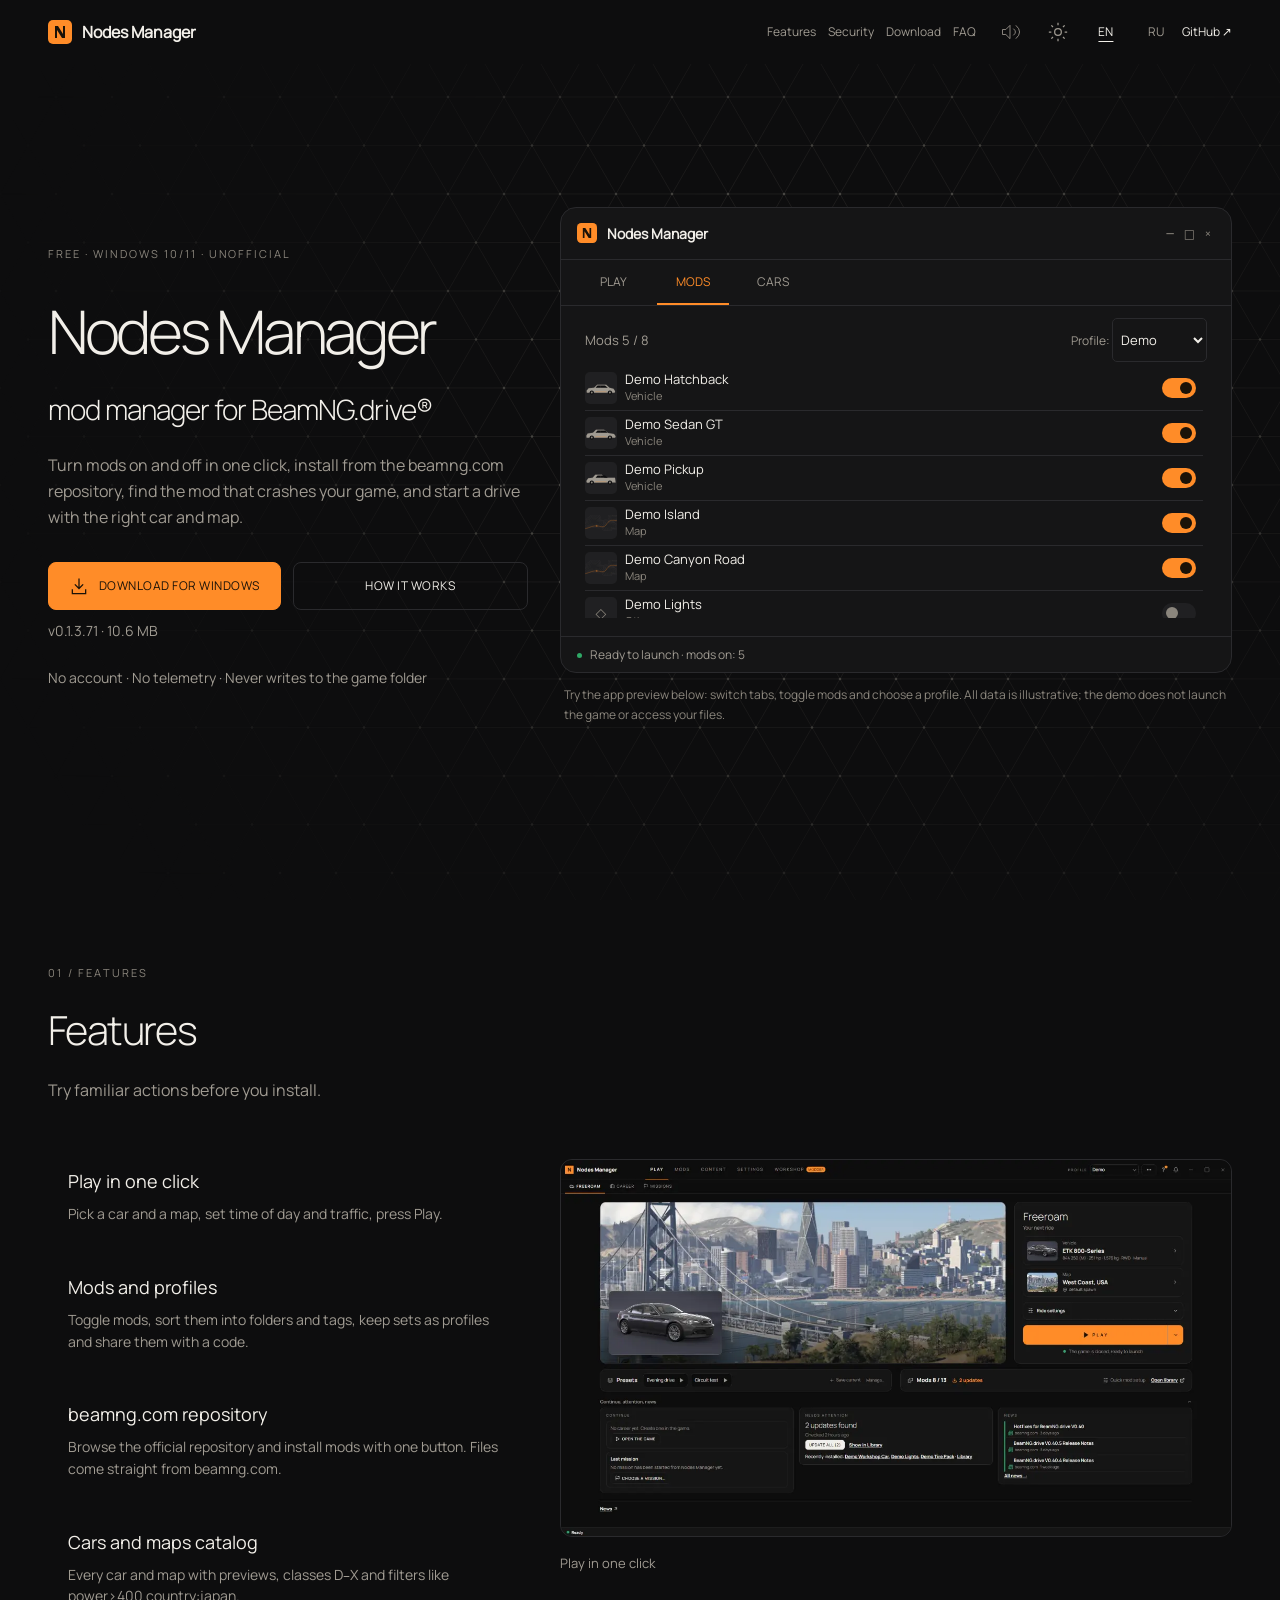
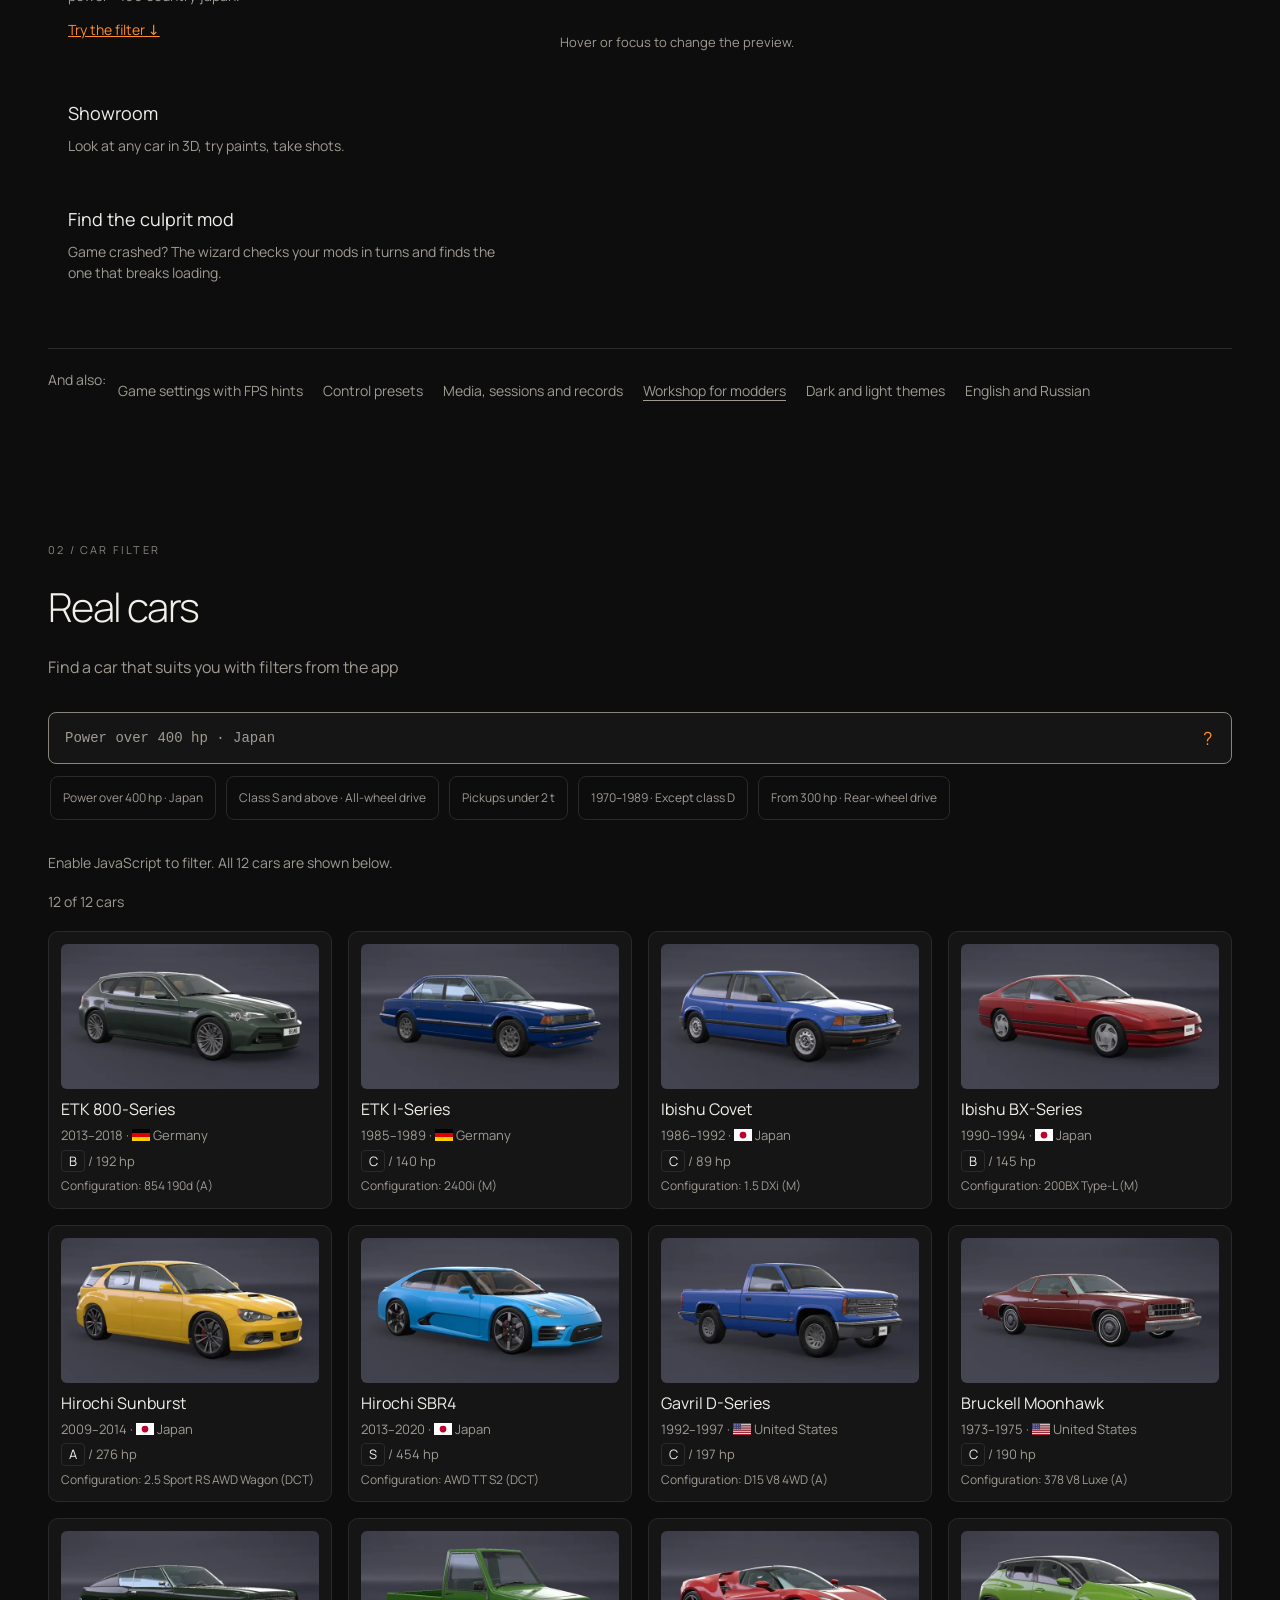
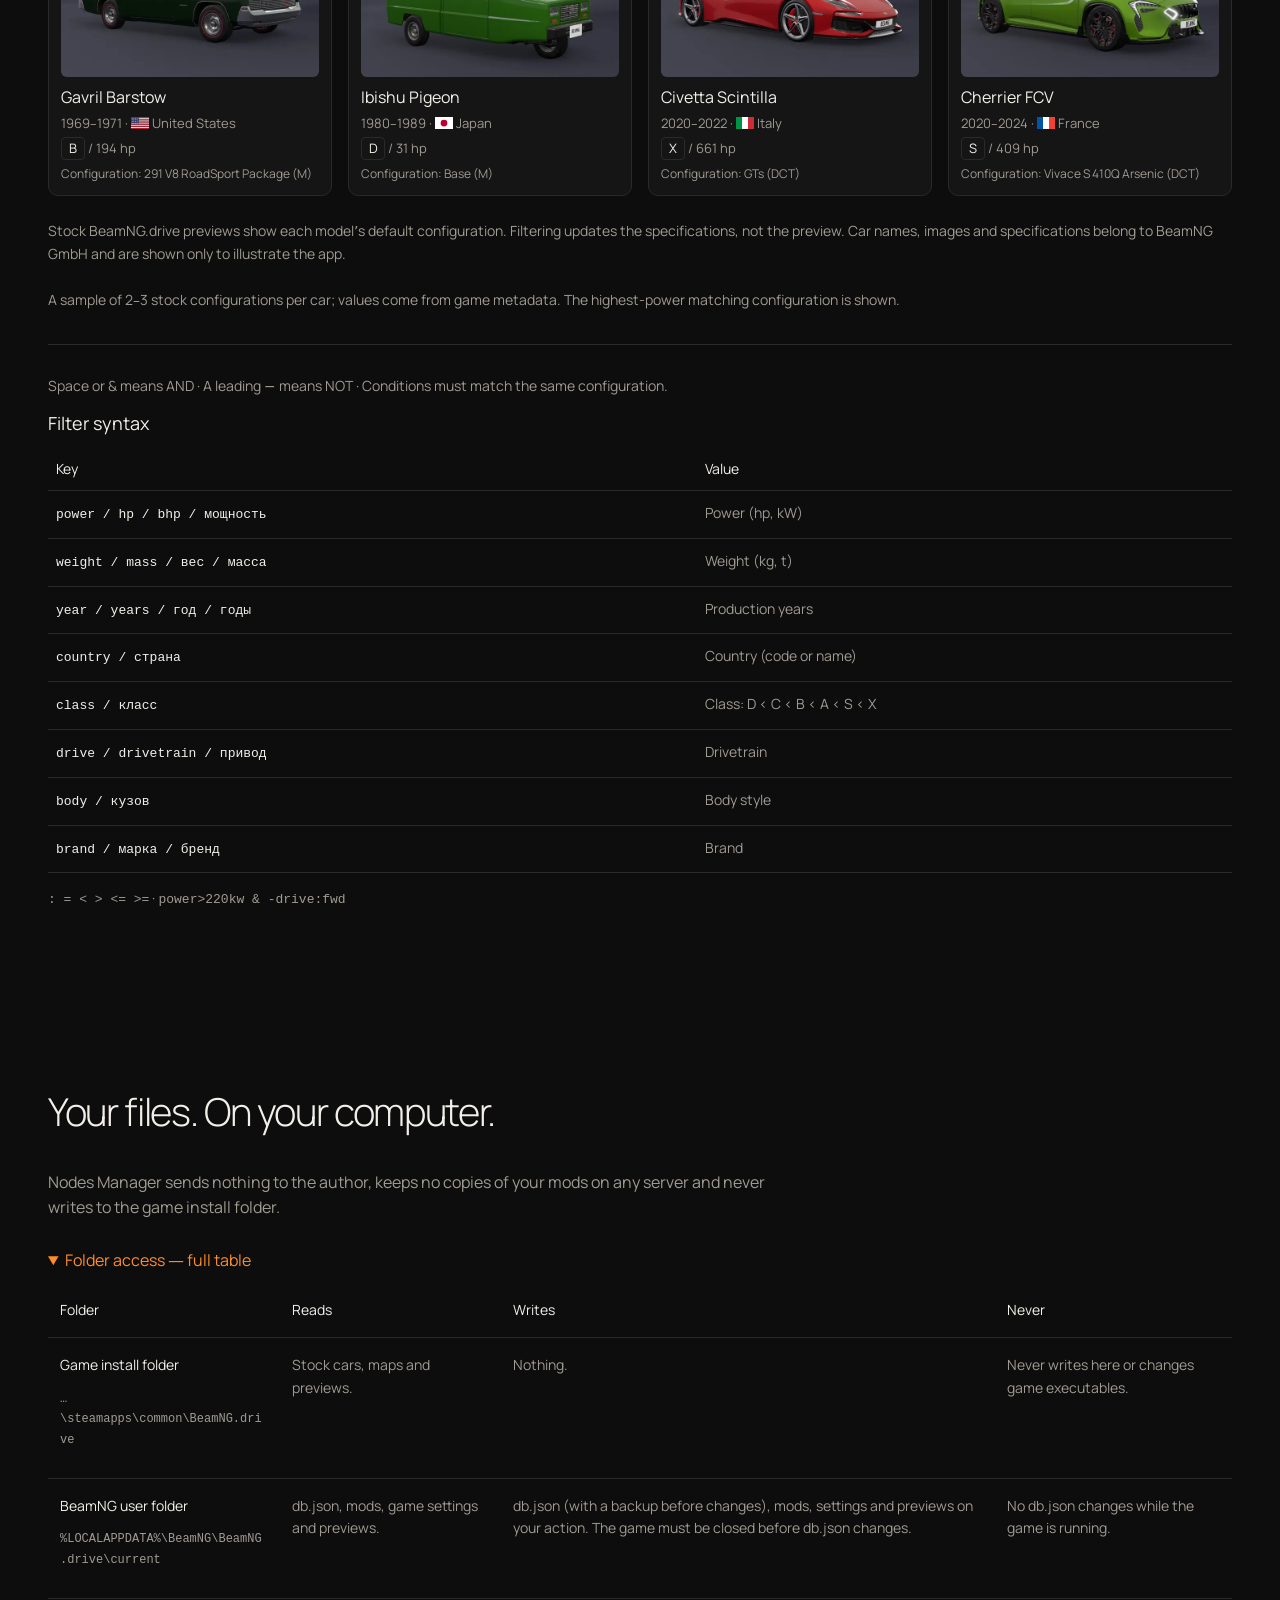
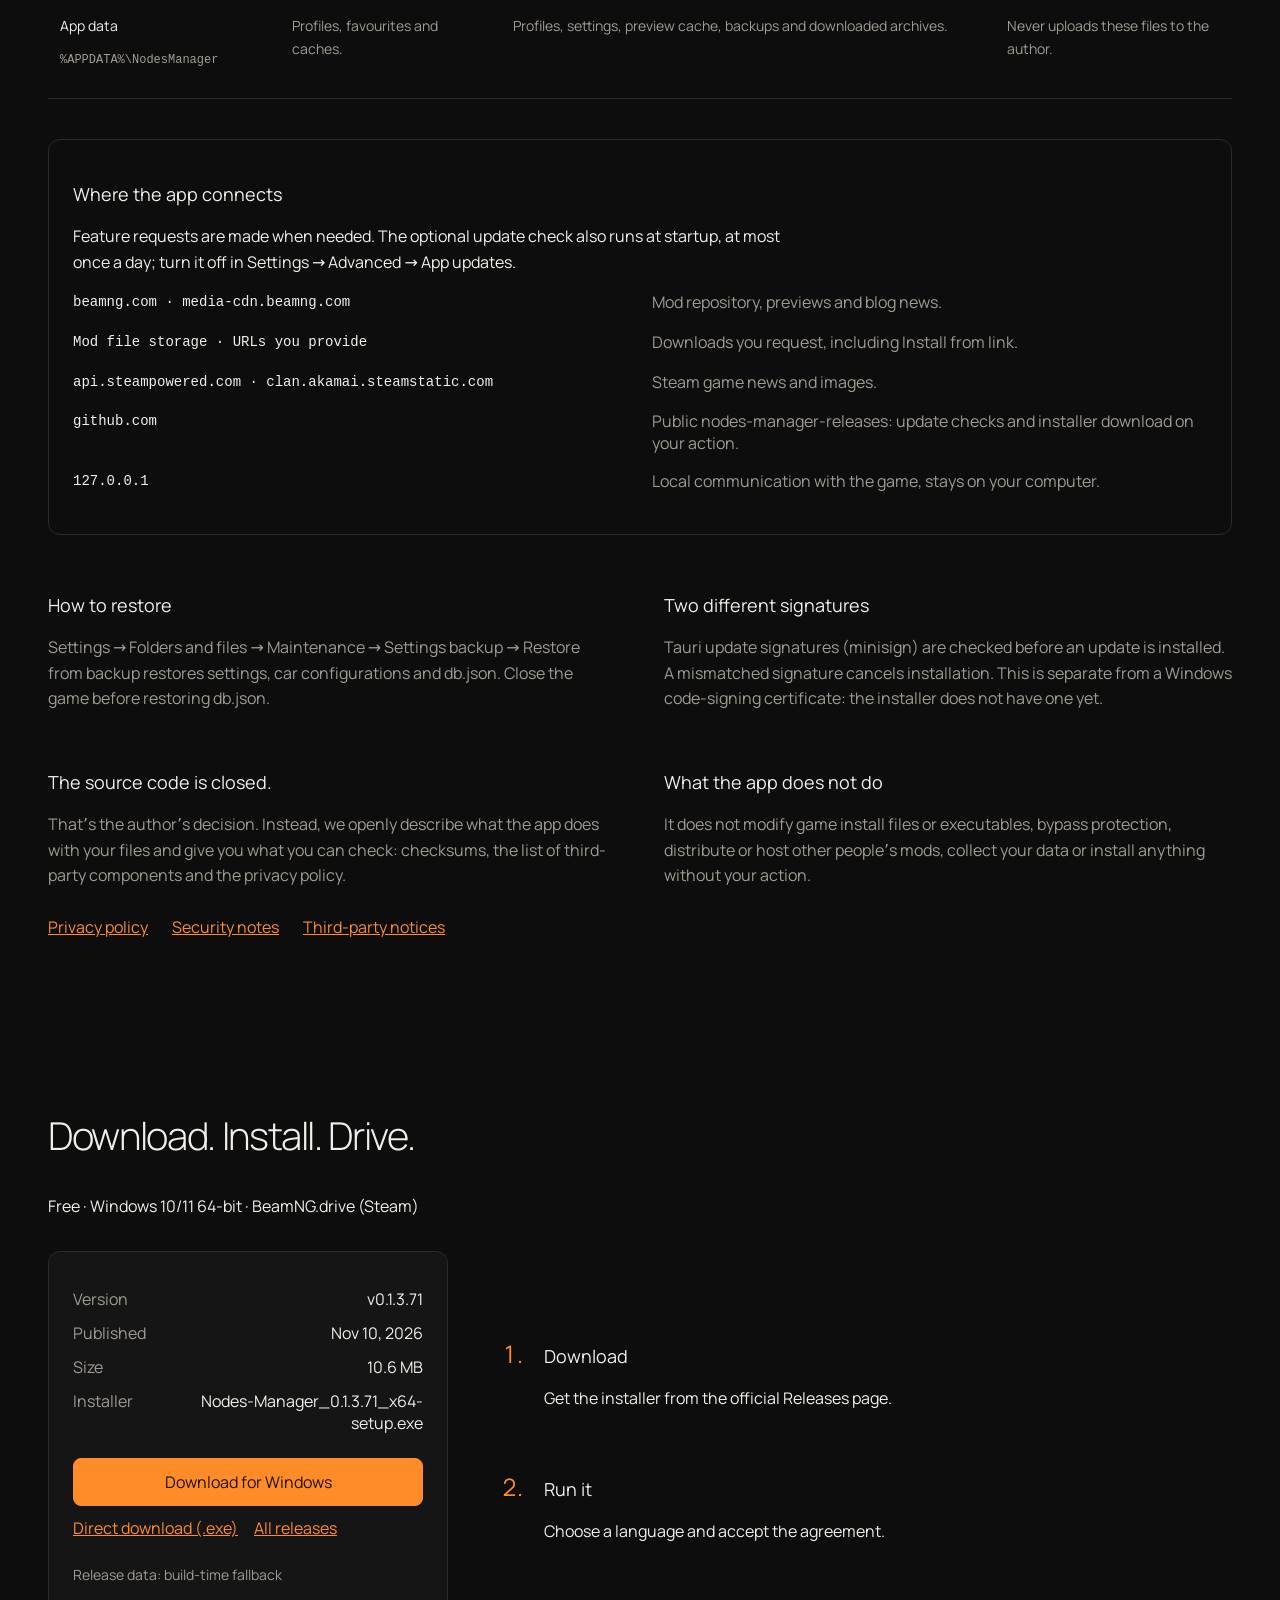
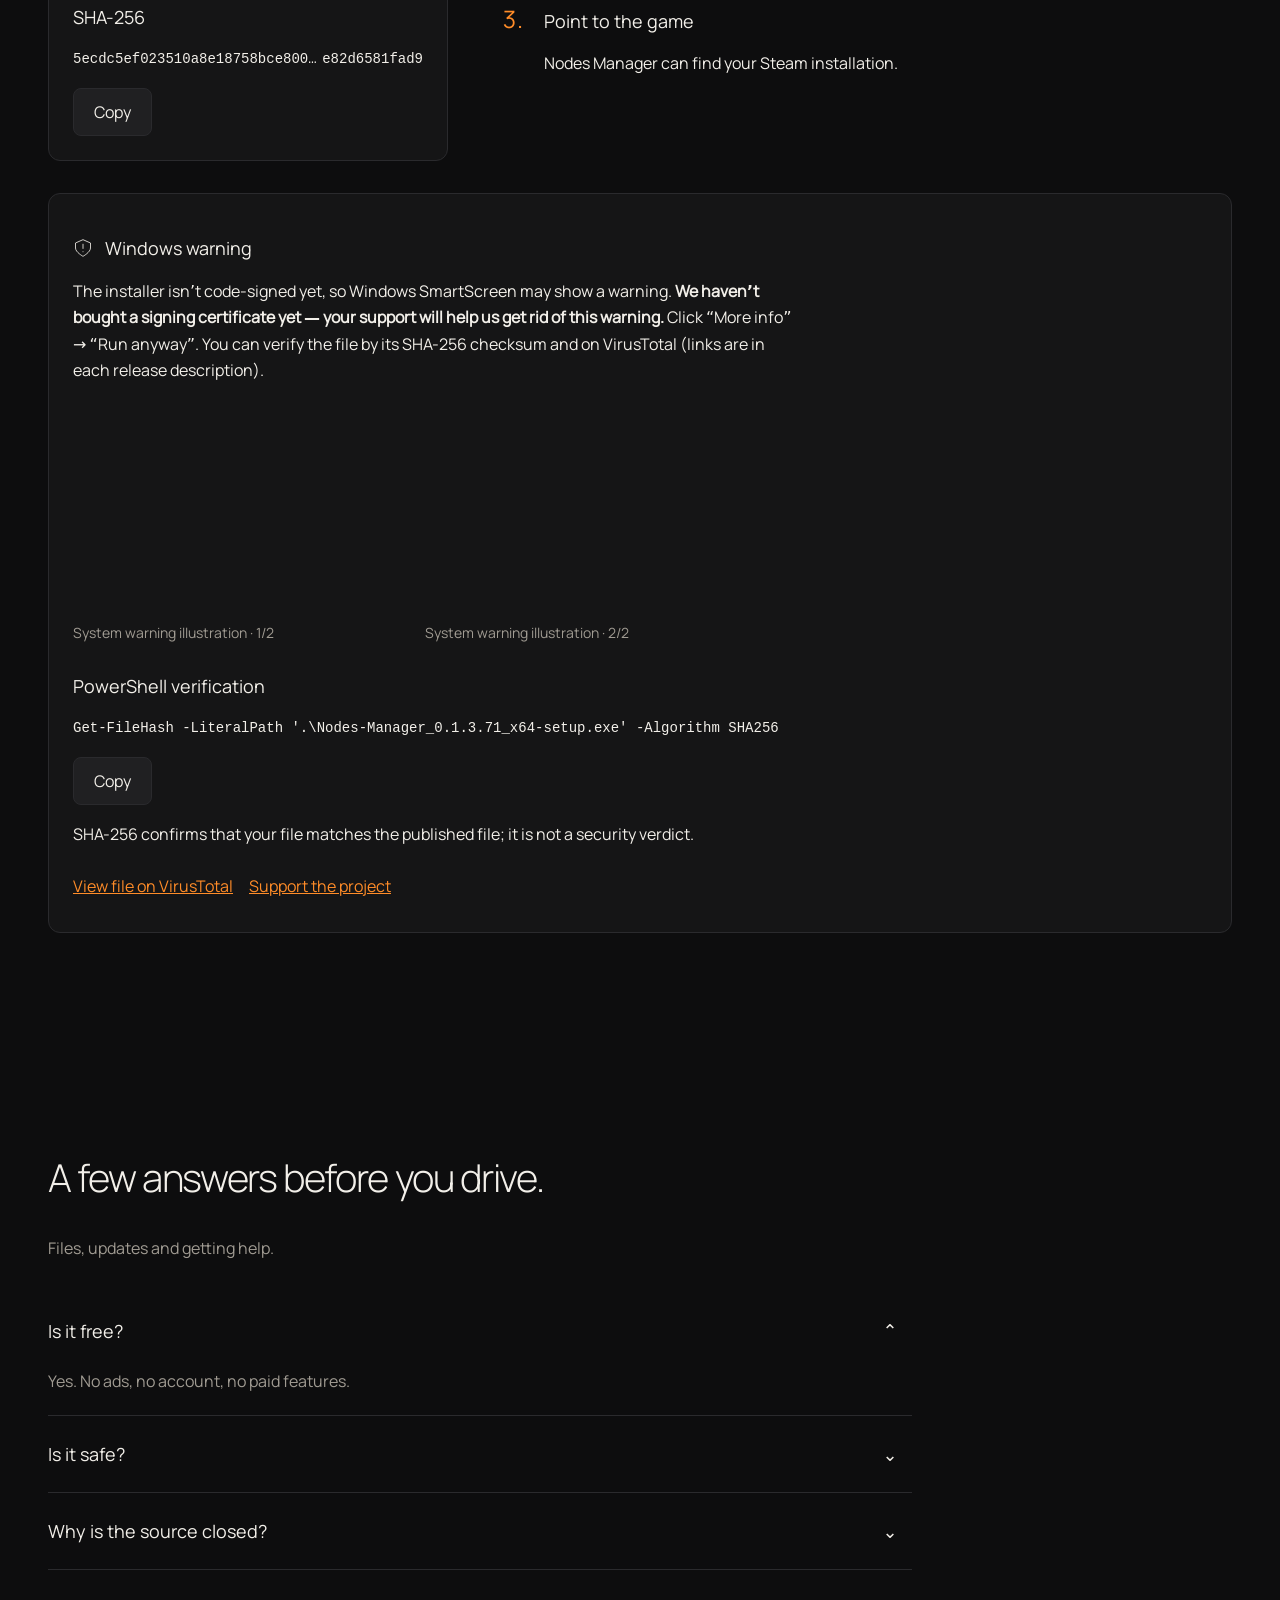
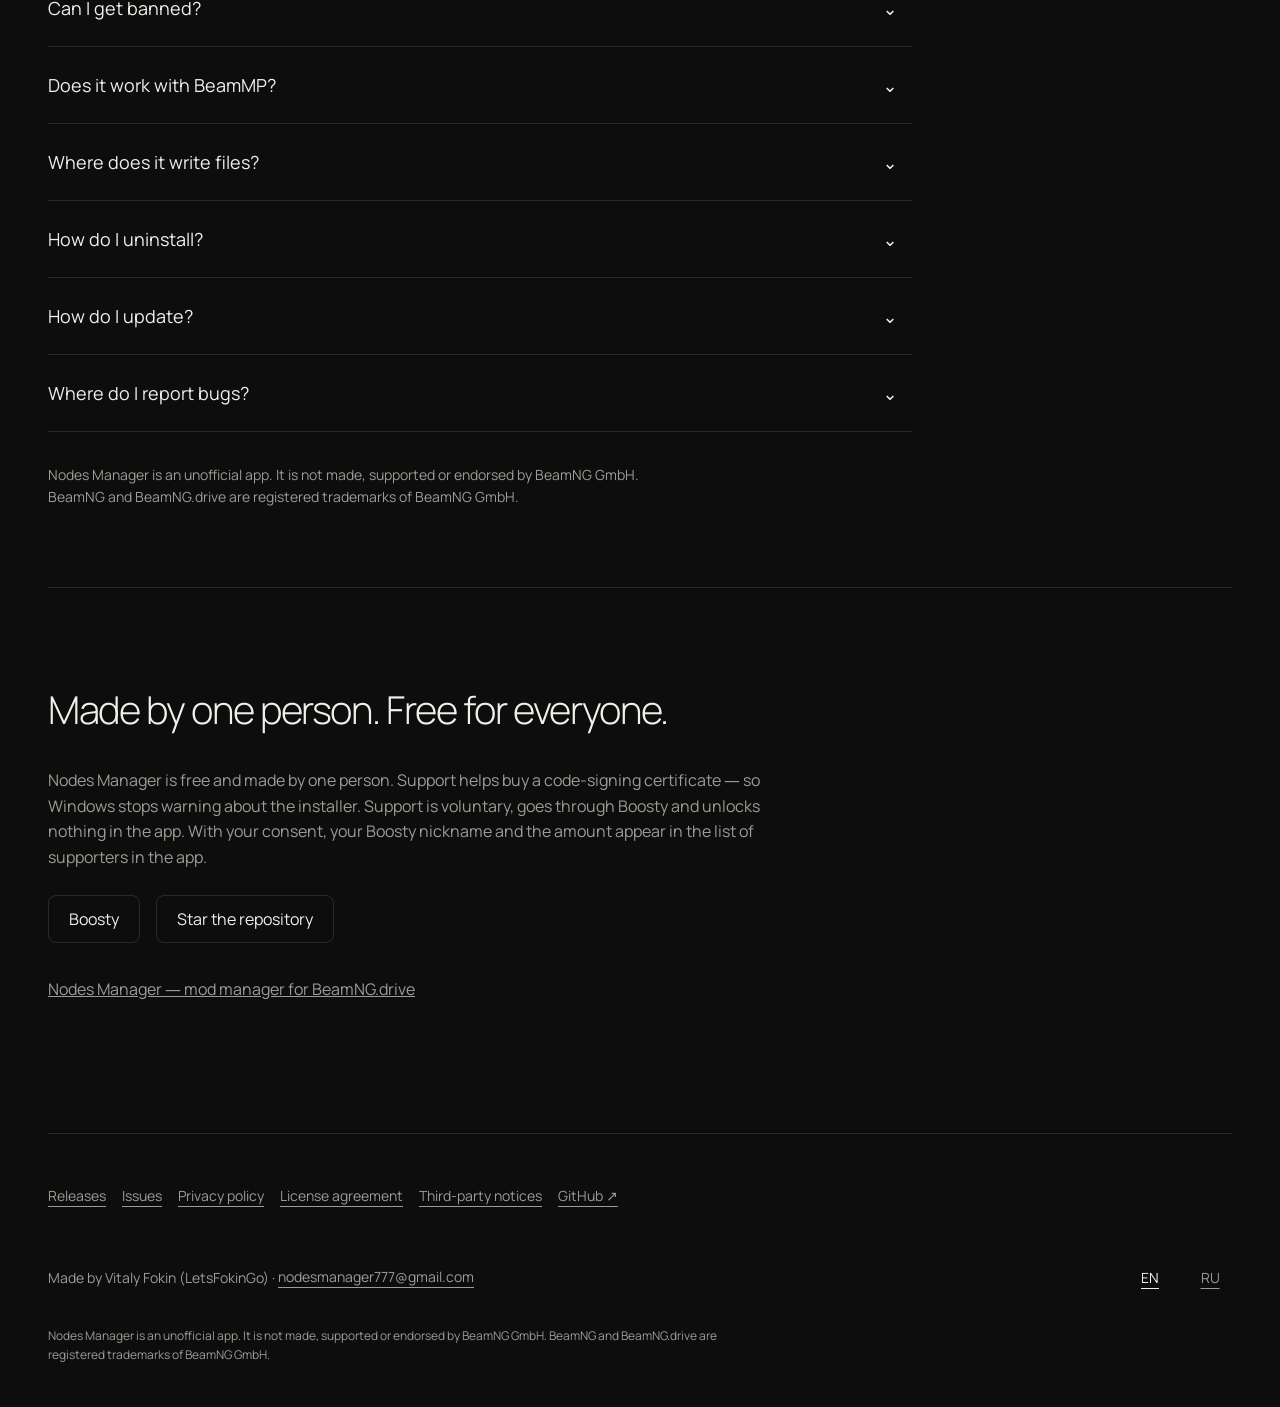
<file: docs/index.html>
<!doctype html><html lang="en" data-theme="dark"><head><meta charset="utf-8"><meta name="viewport" content="width=device-width,initial-scale=1"><meta http-equiv="Content-Security-Policy" content="default-src 'self'; script-src 'self' 'sha256-uTgfmbn7FGXoy96bZYeI0bR6GrNnktxx2suj7Q6fQDs=' 'sha256-gF/0iexnSnmdoLKvgMGY4WRYB7VvvPV93cgFVMrn3CI=' 'sha256-tzwHxkliR3/YXCGeFFbJajvXUrSrEOuUFHSr8iJsapY=' 'sha256-dsb8VpTjlXf1sYWdNYvM8+AIZsKeEeVSIWb+mZfb7vc=' 'sha256-Edi9NJg1HViWiPd6q5dhqxWLwGLiAoX5o014iv3uaiY=' 'sha256-oG9g5bwFLFtrjeZjzeTZYkppaBvEFws8PlwrdfUfwKc=' 'sha256-ayoA82Pa4wYp4PCTpll6tuRnRwGnodaFQYzrAyPPdt0=' 'sha256-gJkZ87UfebAB8y6JWSmXC+H05XC4Bl/knH5IFOFhM+Y=' 'sha256-cwkDRTD1rd1IjaInl7eEmajAht3gSPpoLphUYIBmOeE=' 'sha256-zfZaYmfo/euVtWnQkH5Mn6z6Xkymmb26j6VTr1nalsg=' 'sha256-LxsdnAmNJdBIcE+oTml1z3LUbltqLHceHmNPwBaxA2E='; style-src 'self'; img-src 'self'; font-src 'self'; connect-src https://api.github.com; object-src 'none'; base-uri 'none'; form-action 'none'"><meta name="referrer" content="strict-origin-when-cross-origin"><meta name="color-scheme" content="dark light"><meta name="theme-color" content="#0d0d0e"><title>Nodes Manager — mod manager for BeamNG.drive</title><meta name="description" content="Nodes Manager — mod manager for BeamNG.drive. Free · Windows 10/11 · Unofficial."><link rel="canonical" href="https://letsfokingo.github.io/nodes-manager-releases/"><link rel="alternate" hreflang="en" href="https://letsfokingo.github.io/nodes-manager-releases/"><link rel="alternate" hreflang="ru" href="https://letsfokingo.github.io/nodes-manager-releases/ru/"><link rel="alternate" hreflang="x-default" href="https://letsfokingo.github.io/nodes-manager-releases/"><meta property="og:type" content="website"><meta property="og:title" content="Nodes Manager — mod manager for BeamNG.drive"><meta property="og:description" content="Nodes Manager — mod manager for BeamNG.drive. Free · Windows 10/11 · Unofficial."><meta property="og:url" content="https://letsfokingo.github.io/nodes-manager-releases/"><meta property="og:image" content="https://letsfokingo.github.io/nodes-manager-releases/og/en.png"><meta property="og:image:width" content="1200"><meta property="og:image:height" content="630"><meta property="og:locale" content="en_US"><meta property="og:locale:alternate" content="ru_RU"><meta name="twitter:card" content="summary_large_image"><link rel="icon" href="./assets/favicon.svg" type="image/svg+xml"><link rel="icon" href="./assets/../favicon.ico" sizes="16x16 32x32 48x48"><link rel="apple-touch-icon" href="./assets/../apple-touch-icon.png"><link rel="manifest" href="./assets/../site.webmanifest"><script>try{document.documentElement.dataset.theme=localStorage.getItem('nm.theme')==='light'?'light':'dark'}catch{}try{var d=document.documentElement,q=location.search;if(/[?&](intro|slow)\b/.test(q)){sessionStorage.removeItem('nm.hero.seen');sessionStorage.removeItem('nm.reveal.seen')}if(sessionStorage.getItem('nm.hero.seen')!=='1'&&!matchMedia('(prefers-reduced-motion: reduce)').matches&&matchMedia('(min-width: 768px)').matches)d.classList.add('boot','greet');if(/[?&]slow\b/.test(q))d.style.setProperty('--ts','6')}catch{}</script><link rel="preload" href="./assets/fonts/manrope-latin-300-normal.woff2" as="font" type="font/woff2" crossorigin><link rel="stylesheet" href="./assets/style.css"><link rel="stylesheet" href="./assets/sections/shell/style.css"><link rel="stylesheet" href="./assets/sections/features/style.css"><link rel="stylesheet" href="./assets/sections/cars/style.css"><link rel="stylesheet" href="./assets/sections/security/style.css"><link rel="stylesheet" href="./assets/sections/download/style.css"><link rel="stylesheet" href="./assets/sections/closing/style.css"><link rel="stylesheet" href="./assets/sections/motion/style.css"><link rel="stylesheet" href="./assets/sections/reveal/style.css"><script type="application/ld+json">{"@context":"https://schema.org","@type":"SoftwareApplication","name":"Nodes Manager","alternateName":"Nodes Manager — mod manager for BeamNG.drive","applicationCategory":"UtilitiesApplication","operatingSystem":"Windows 10, Windows 11","downloadUrl":"https://github.com/LetsFokinGo/nodes-manager-releases/releases/latest","inLanguage":["en","ru"],"offers":{"@type":"Offer","price":"0","priceCurrency":"USD"},"softwareVersion":"0.1.3.71","datePublished":"2026-11-10T19:25:47Z","fileSize":"11070902"}</script></head><body><a class="skip" href="#content">Skip to content</a><header><div class="header-inner"><a class="brand" href="./" aria-label="Nodes Manager"><svg class="logo" aria-hidden="true" viewBox="0 0 24 24"><rect width="24" height="24" rx="5" fill="#ff8c28"/><path d="M7 18V6h3l5 8V6h2v12h-3l-5-8v8Z" fill="#1a1208"/></svg><span>Nodes Manager</span></a><div class="shell-desktop-nav"><nav class="shell-nav" aria-label="Main navigation"><a href="./#features">Features</a><a href="./#security">Security</a><a href="./#download">Download</a><a href="./#faq">FAQ</a></nav></div><div class="desktop-settings"><button class="shell-sound sound icon-button" data-sound-toggle aria-pressed="true" aria-label="Sound: on" title="Sound: on"><svg viewBox="0 0 24 24" aria-hidden="true" fill="none" stroke="currentColor"><path d="M3 9h4l5-5v16l-5-5H3zM16 8q5 4 0 8M19 4q9 8 0 16"/></svg></button><button class="theme icon-button" aria-label="Switch theme"><svg aria-hidden="true" viewBox="0 0 24 24" fill="none" stroke="currentColor" stroke-width="1.5"><circle cx="12" cy="12" r="4"/><path d="M12 1v3m0 16v3M1 12h3m16 0h3M4 4l2 2m12 12 2 2M4 20l2-2M18 6l2-2"/></svg></button><nav class="shell-languages" aria-label="Language"><a data-shell-language href="./" lang="en" hreflang="en" aria-current="page">EN</a><a data-shell-language href="./ru/" lang="ru" hreflang="ru" >RU</a></nav><a class="github" rel="noopener" href="https://github.com/LetsFokinGo/nodes-manager-releases">GitHub ↗</a></div><a class="header-download button primary download" href="https://github.com/LetsFokinGo/nodes-manager-releases/releases/download/v0.1.3.71/Nodes-Manager_0.1.3.71_x64-setup.exe" rel="noopener"><svg aria-hidden="true" viewBox="0 0 24 24" fill="none" stroke="currentColor" stroke-width="1.5"><path d="M12 3v12m-5-5 5 5 5-5M4 16v5h16v-5"/></svg><span>Download</span></a><button class="menu icon-button" aria-label="Menu" aria-haspopup="dialog" aria-controls="settings" aria-expanded="false"><svg aria-hidden="true" viewBox="0 0 24 24" fill="none" stroke="currentColor" stroke-width="1.5"><path d="M4 6h16M4 12h16M4 18h16"/></svg></button></div></header><div class="shell-nojs"><nav class="shell-nav" aria-label="Main navigation"><a href="./#features">Features</a><a href="./#security">Security</a><a href="./#download">Download</a><a href="./#faq">FAQ</a></nav><nav class="shell-languages" aria-label="Language"><a data-shell-language href="./" lang="en" hreflang="en" aria-current="page">EN</a><a data-shell-language href="./ru/" lang="ru" hreflang="ru" >RU</a></nav></div><dialog id="settings"><button class="close icon-button" aria-label="Close">×</button><h2>Menu</h2><nav class="shell-nav" aria-label="Main navigation"><a href="./#features">Features</a><a href="./#security">Security</a><a href="./#download">Download</a><a href="./#faq">FAQ</a></nav><div class="shell-menu-settings"><button class="shell-sound sound icon-button" data-sound-toggle aria-pressed="true" aria-label="Sound: on" title="Sound: on"><svg viewBox="0 0 24 24" aria-hidden="true" fill="none" stroke="currentColor"><path d="M3 9h4l5-5v16l-5-5H3zM16 8q5 4 0 8M19 4q9 8 0 16"/></svg></button><button class="theme icon-button" aria-label="Switch theme"><svg aria-hidden="true" viewBox="0 0 24 24" fill="none" stroke="currentColor" stroke-width="1.5"><circle cx="12" cy="12" r="4"/><path d="M12 1v3m0 16v3M1 12h3m16 0h3M4 4l2 2m12 12 2 2M4 20l2-2M18 6l2-2"/></svg></button><nav class="shell-languages" aria-label="Language"><a data-shell-language href="./" lang="en" hreflang="en" aria-current="page">EN</a><a data-shell-language href="./ru/" lang="ru" hreflang="ru" >RU</a></nav><a class="github" rel="noopener" href="https://github.com/LetsFokinGo/nodes-manager-releases">GitHub ↗</a></div></dialog><main id="content" tabindex="-1"><section class="hero" id="top"><div class="beam-grid" aria-hidden="true"></div><div class="intro"><p class="eyebrow">Free · Windows 10/11 · Unofficial</p><h1>Nodes Manager</h1><p class="subtitle">mod manager for BeamNG.drive®</p><p class="lead">Turn mods on and off in one click, install from the beamng.com repository, find the mod that crashes your game, and start a drive with the right car and map.</p><div class="actions"><a class="button primary download" href="https://github.com/LetsFokinGo/nodes-manager-releases/releases/download/v0.1.3.71/Nodes-Manager_0.1.3.71_x64-setup.exe" rel="noopener"><svg aria-hidden="true" viewBox="0 0 24 24" fill="none" stroke="currentColor" stroke-width="1.5"><path d="M12 3v12m-5-5 5 5 5-5M4 16v5h16v-5"/></svg>Download for Windows</a><a class="button how" href="#features">How it works</a></div><p class="release-note" data-release-summary>v0.1.3.71 · 10.6 MB</p><p class="trust">No account · No telemetry · Never writes to the game folder</p></div>
 <div class="stage"><section class="app-window" aria-label="Interactive preview of the app"><div class="titlebar" data-frame><svg class="logo" aria-hidden="true" viewBox="0 0 24 24"><rect width="24" height="24" rx="5" fill="#ff8c28"/><path d="M7 18V6h3l5 8V6h2v12h-3l-5-8v8Z" fill="#1a1208"/></svg><strong>Nodes Manager</strong><span class="window-controls" aria-hidden="true">─ □ ×</span></div>
 <div class="tabs" role="tablist" aria-label="Nodes Manager"><button id="tab-play" role="tab" disabled aria-selected="true" aria-controls="panel-play" tabindex="0">Play</button><button id="tab-mods" role="tab" disabled aria-selected="false" aria-controls="panel-mods" tabindex="-1">Mods<span class="try-dot" title="Try it" aria-hidden="true"></span></button><button id="tab-cars" role="tab" disabled aria-selected="false" aria-controls="panel-cars" tabindex="-1">Cars</button></div>
 <p class="mobile-tabs-note" hidden>Play and Cars previews are available on wider screens. The mobile preview shows Mods.</p><p class="static-note">Static preview · Enable JavaScript for the interactive demo</p>
 <div class="panels"><section id="panel-play" role="tabpanel" aria-labelledby="tab-play" tabindex="0"><div class="play-cards"><div class="preview-card" data-frame><span class="eyebrow">Car</span><img src="./assets/cars/previews/etk800-640.webp" width="640" height="360" alt="" decoding="async"><span>ETK 800-Series</span></div><div class="preview-card" data-frame><span class="eyebrow">Map</span><img class="" src="./assets/map.svg" alt="" width="240" height="120"><span>West Coast, USA</span></div></div><div class="play-bottom"><span class="counter">Mods <b data-count>5</b> / 8</span><button class="button primary play-button" disabled>Play</button></div><div class="launch-message" hidden><progress max="1" value="0" aria-label="Launching…"></progress><p>BeamNG.drive would start now: ETK 800-Series on West Coast, USA.</p><a class="download" href="https://github.com/LetsFokinGo/nodes-manager-releases/releases/download/v0.1.3.71/Nodes-Manager_0.1.3.71_x64-setup.exe" rel="noopener">Download to play for real ↗</a></div></section>
 <section id="panel-mods" role="tabpanel" aria-labelledby="tab-mods" tabindex="0" hidden><div class="mods-toolbar"><span class="counter">Mods <b data-count>5</b> / 8</span><label>Profile: <select id="profile"><option value="demo">Demo</option><option value="circuit">Circuit day</option></select></label></div><div class="mod-list"><div class="mod-row"><img class="mod-icon" src="./assets/body-hatch.svg" alt="" width="240" height="120"><span class="mod-name">Demo Hatchback<small>Vehicle</small></span><button class="switch" role="switch" aria-label="Demo Hatchback" aria-checked="true" data-mod="0"><span></span></button></div><div class="mod-row"><img class="mod-icon" src="./assets/body-sedan.svg" alt="" width="240" height="120"><span class="mod-name">Demo Sedan GT<small>Vehicle</small></span><button class="switch" role="switch" aria-label="Demo Sedan GT" aria-checked="true" data-mod="1"><span></span></button></div><div class="mod-row"><img class="mod-icon" src="./assets/body-pickup.svg" alt="" width="240" height="120"><span class="mod-name">Demo Pickup<small>Vehicle</small></span><button class="switch" role="switch" aria-label="Demo Pickup" aria-checked="true" data-mod="2"><span></span></button></div><div class="mod-row"><img class="mod-icon" src="./assets/map.svg" alt="" width="240" height="120"><span class="mod-name">Demo Island<small>Map</small></span><button class="switch" role="switch" aria-label="Demo Island" aria-checked="true" data-mod="3"><span></span></button></div><div class="mod-row"><img class="mod-icon" src="./assets/map.svg" alt="" width="240" height="120"><span class="mod-name">Demo Canyon Road<small>Map</small></span><button class="switch" role="switch" aria-label="Demo Canyon Road" aria-checked="true" data-mod="4"><span></span></button></div><div class="mod-row"><span class="mod-icon generic" aria-hidden="true">◇</span><span class="mod-name">Demo Lights<small>Other</small></span><button class="switch" role="switch" aria-label="Demo Lights" aria-checked="false" data-mod="5"><span></span></button></div><div class="mod-row"><span class="mod-icon generic" aria-hidden="true">◇</span><span class="mod-name">Demo Tire Pack<small>Other</small></span><button class="switch" role="switch" aria-label="Demo Tire Pack" aria-checked="false" data-mod="6"><span></span></button></div><div class="mod-row"><span class="mod-icon generic" aria-hidden="true">◇</span><span class="mod-name">Demo Skin Pack<small>Skin</small></span><button class="switch" role="switch" aria-label="Demo Skin Pack" aria-checked="false" data-mod="7"><span></span></button></div></div></section>
 <section id="panel-cars" role="tabpanel" aria-labelledby="tab-cars" tabindex="0" hidden><div class="car-grid"><div class="car-tile"><img src="./assets/cars/previews/etk800-640.webp" width="640" height="360" alt="" decoding="async"><span>ETK 800-Series</span></div><div class="car-tile"><img src="./assets/cars/previews/etki-640.webp" width="640" height="360" alt="" decoding="async"><span>ETK I-Series</span></div><div class="car-tile"><img src="./assets/cars/previews/covet-640.webp" width="640" height="360" alt="" decoding="async"><span>Ibishu Covet</span></div><div class="car-tile"><img src="./assets/cars/previews/bx-640.webp" width="640" height="360" alt="" decoding="async"><span>Ibishu BX-Series</span></div><div class="car-tile"><img src="./assets/cars/previews/sunburst2-640.webp" width="640" height="360" alt="" decoding="async"><span>Hirochi Sunburst</span></div><div class="car-tile"><img src="./assets/cars/previews/sbr-640.webp" width="640" height="360" alt="" decoding="async"><span>Hirochi SBR4</span></div></div><a class="filter-note hero-filter" href="#cars">Try the car filter ↓</a></section></div><div class="status" role="status" aria-live="polite">Ready to launch · mods on: 5</div></section><p class="demo-note">Try the app preview below: switch tabs, toggle mods and choose a profile. All data is illustrative; the demo does not launch the game or access your files.</p></div></section><section id="features" class="features-section" aria-labelledby="features-title">
    <p class="features-label">01 / Features</p><h2 id="features-title">Features</h2><p class="features-lead">Try familiar actions before you install.</p>
    <div class="features-layout"><ol class="features-list"><li class="features-item" data-feature="0"><h3><button type="button" class="features-select" aria-controls="features-preview" aria-pressed="true">Play in one click</button></h3><p>Pick a car and a map, set time of day and traffic, press Play.</p><figure class="features-inline"><img src="./assets/features/play-640.webp" srcset="./assets/features/play-640.webp 640w, ./assets/features/play.webp 1280w" sizes="(min-width:1024px) 700px, (min-width:768px) 44vw, 92vw" width="1280" height="720" loading="lazy" decoding="async" alt="Play in one click"><figcaption>Play in one click</figcaption></figure></li><li class="features-item" data-feature="1"><h3><button type="button" class="features-select" aria-controls="features-preview" aria-pressed="false">Mods and profiles</button></h3><p>Toggle mods, sort them into folders and tags, keep sets as profiles and share them with a code.</p><figure class="features-inline"><img src="./assets/features/library-640.webp" srcset="./assets/features/library-640.webp 640w, ./assets/features/library.webp 1280w" sizes="(min-width:1024px) 700px, (min-width:768px) 44vw, 92vw" width="1280" height="720" loading="lazy" decoding="async" alt="Mods and profiles"><figcaption>Mods and profiles</figcaption></figure></li><li class="features-item" data-feature="2"><h3><button type="button" class="features-select" aria-controls="features-preview" aria-pressed="false">beamng.com repository</button></h3><p>Browse the official repository and install mods with one button. Files come straight from beamng.com.</p><figure class="features-inline"><img src="./assets/features/repo-640.webp" srcset="./assets/features/repo-640.webp 640w, ./assets/features/repo.webp 1280w" sizes="(min-width:1024px) 700px, (min-width:768px) 44vw, 92vw" width="1280" height="720" loading="lazy" decoding="async" alt="beamng.com repository"><figcaption>beamng.com repository · the mods in this shot are made up for the demo</figcaption></figure></li><li class="features-item" data-feature="3"><h3><button type="button" class="features-select" aria-controls="features-preview" aria-pressed="false">Cars and maps catalog</button></h3><p>Every car and map with previews, classes D–X and filters like power&gt;400 country:japan.</p><a class="features-try" href="#cars">Try the filter ↓</a><figure class="features-inline"><img src="./assets/features/cars-640.webp" srcset="./assets/features/cars-640.webp 640w, ./assets/features/cars.webp 1280w" sizes="(min-width:1024px) 700px, (min-width:768px) 44vw, 92vw" width="1280" height="720" loading="lazy" decoding="async" alt="Cars and maps catalog"><figcaption>Cars and maps catalog</figcaption></figure></li><li class="features-item" data-feature="4"><h3><button type="button" class="features-select" aria-controls="features-preview" aria-pressed="false">Showroom</button></h3><p>Look at any car in 3D, try paints, take shots.</p><figure class="features-inline"><img src="./assets/features/showroom-640.webp" srcset="./assets/features/showroom-640.webp 640w, ./assets/features/showroom.webp 1280w" sizes="(min-width:1024px) 700px, (min-width:768px) 44vw, 92vw" width="1280" height="720" loading="lazy" decoding="async" alt="Showroom"><figcaption>Showroom</figcaption></figure></li><li class="features-item" data-feature="5"><h3><button type="button" class="features-select" aria-controls="features-preview" aria-pressed="false">Find the culprit mod</button></h3><p>Game crashed? The wizard checks your mods in turns and finds the one that breaks loading.</p><figure class="features-inline"><img src="./assets/features/culprit-640.webp" srcset="./assets/features/culprit-640.webp 640w, ./assets/features/culprit.webp 1280w" sizes="(min-width:1024px) 700px, (min-width:768px) 44vw, 92vw" width="1280" height="720" loading="lazy" decoding="async" alt="Find the culprit mod"><figcaption>Find the culprit mod</figcaption></figure></li></ol>
    <figure id="features-preview" class="features-preview" hidden><div class="features-frame"><img src="./assets/features/play-640.webp" srcset="./assets/features/play-640.webp 640w, ./assets/features/play.webp 1280w" sizes="(min-width:1024px) 700px, (min-width:768px) 44vw, 92vw" width="1280" height="720" loading="lazy" decoding="async" alt="Play in one click"></div><figcaption aria-live="polite" aria-atomic="true">Play in one click</figcaption><p>Hover or focus to change the preview.</p></figure></div>
    <div class="features-also"><span>And also:</span><ul><li>Game settings with FPS hints</li><li>Control presets</li><li>Media, sessions and records</li><li><details class="features-workshop"><summary>Workshop for modders</summary><figure><img src="./assets/features/workshop-640.webp" srcset="./assets/features/workshop-640.webp 640w, ./assets/features/workshop.webp 1280w" sizes="(min-width:1024px) 700px, (min-width:768px) 44vw, 92vw" width="1280" height="720" loading="lazy" decoding="async" alt="Workshop"><figcaption>Workshop</figcaption></figure></details></li><li>Dark and light themes</li><li>English and Russian</li></ul></div>
    <script type="application/json" class="features-messages">{"label":"01 / Features","title":"Features","lead":"Try familiar actions before you install.","items":[["Play in one click","Pick a car and a map, set time of day and traffic, press Play."],["Mods and profiles","Toggle mods, sort them into folders and tags, keep sets as profiles and share them with a code."],["beamng.com repository","Browse the official repository and install mods with one button. Files come straight from beamng.com."],["Cars and maps catalog","Every car and map with previews, classes D–X and filters like power>400 country:japan."],["Showroom","Look at any car in 3D, try paints, take shots."],["Find the culprit mod","Game crashed? The wizard checks your mods in turns and finds the one that breaks loading."]],"also":"And also","extras":["Game settings with FPS hints","Control presets","Media, sessions and records","Workshop for modders","Dark and light themes","English and Russian"],"try":"Try the filter ↓","repository":"beamng.com repository · the mods in this shot are made up for the demo","hint":"Hover or focus to change the preview.","workshop":"Workshop"}</script>
  </section><section id="cars" class="cars-section" aria-labelledby="cars-title"><p class="cars-label">02 / Car filter</p><h2 id="cars-title">Real cars</h2><p class="cars-lead">Find a car that suits you with filters from the app</p>
  <div class="cars-controls"><label for="cars-query" class="cars-sr">Car query</label><div class="cars-search"><div class="cars-input-wrap"><pre class="cars-highlight" aria-hidden="true"></pre><input id="cars-query" class="cars-input" type="text" role="combobox" aria-autocomplete="list" aria-expanded="false" aria-controls="cars-suggestions" aria-describedby="cars-hint cars-diagnostic" autocomplete="off" spellcheck="false" placeholder="Power over 400 hp · Japan" disabled></div><button type="button" class="cars-help" aria-label="Filter syntax" aria-expanded="true" aria-controls="cars-syntax" disabled>?</button></div><ul id="cars-suggestions" class="cars-suggestions" role="listbox" aria-label="Filter syntax" hidden></ul>
  <p id="cars-diagnostic" class="cars-diagnostic" hidden></p><div class="cars-chips"><button type="button" class="cars-chip" data-nm-sound="chip" data-query="power&gt;400 country:japan" data-local-query="power&gt;400 country:japan" disabled>Power over 400 hp · Japan</button><button type="button" class="cars-chip" data-nm-sound="chip" data-query="class&gt;=S drive:awd" data-local-query="class&gt;=S drive:awd" disabled>Class S and above · All-wheel drive</button><button type="button" class="cars-chip" data-nm-sound="chip" data-query="body:pickup weight&lt;2000" data-local-query="body:pickup weight&lt;2000" disabled>Pickups under 2 t</button><button type="button" class="cars-chip" data-nm-sound="chip" data-query="year:1970-1989 -class:D" data-local-query="year:1970-1989 -class:D" disabled>1970–1989 · Except class D</button><button type="button" class="cars-chip" data-nm-sound="chip" data-query="power&gt;=300 drive:rwd" data-local-query="power&gt;=300 drive:rwd" disabled>From 300 hp · Rear-wheel drive</button></div></div>
  <p class="cars-nojs">Enable JavaScript to filter. All 12 cars are shown below.</p><div class="cars-count-row"><p class="cars-count">12 of 12 cars</p><span class="cars-sr cars-announcement" aria-live="polite" aria-atomic="true"></span><button type="button" class="cars-clear" hidden>Clear</button></div>
  <div class="cars-grid"><article class="cars-card" data-car="etk800"><div class="cars-visual"><svg class="cars-body" viewBox="0 0 240 120" aria-hidden="true" focusable="false"><use href="./assets/cars/bodies.svg#wagon"></use></svg><img class="cars-preview" src="./assets/cars/previews/etk800-640.webp" width="640" height="360" loading="lazy" decoding="async" alt="ETK 800-Series"></div><h3>ETK 800-Series</h3><p class="cars-meta">2013–2018 · <img class="cars-flag" src="./assets/cars/flags/de.svg" width="18" height="12" loading="lazy" decoding="async" alt=""> Germany</p><p class="cars-performance"><span class="cars-class">B</span> / <span class="cars-power">192</span> hp</p><p class="cars-config"><span class="cars-config-label">Configuration:</span> <span class="cars-config-name">854 190d (A)</span></p></article><article class="cars-card" data-car="etki"><div class="cars-visual"><svg class="cars-body" viewBox="0 0 240 120" aria-hidden="true" focusable="false"><use href="./assets/cars/bodies.svg#sedan"></use></svg><img class="cars-preview" src="./assets/cars/previews/etki-640.webp" width="640" height="360" loading="lazy" decoding="async" alt="ETK I-Series"></div><h3>ETK I-Series</h3><p class="cars-meta">1985–1989 · <img class="cars-flag" src="./assets/cars/flags/de.svg" width="18" height="12" loading="lazy" decoding="async" alt=""> Germany</p><p class="cars-performance"><span class="cars-class">C</span> / <span class="cars-power">140</span> hp</p><p class="cars-config"><span class="cars-config-label">Configuration:</span> <span class="cars-config-name">2400i (M)</span></p></article><article class="cars-card" data-car="covet"><div class="cars-visual"><svg class="cars-body" viewBox="0 0 240 120" aria-hidden="true" focusable="false"><use href="./assets/cars/bodies.svg#hatch"></use></svg><img class="cars-preview" src="./assets/cars/previews/covet-640.webp" width="640" height="360" loading="lazy" decoding="async" alt="Ibishu Covet"></div><h3>Ibishu Covet</h3><p class="cars-meta">1986–1992 · <img class="cars-flag" src="./assets/cars/flags/jp.svg" width="18" height="12" loading="lazy" decoding="async" alt=""> Japan</p><p class="cars-performance"><span class="cars-class">C</span> / <span class="cars-power">89</span> hp</p><p class="cars-config"><span class="cars-config-label">Configuration:</span> <span class="cars-config-name">1.5 DXi (M)</span></p></article><article class="cars-card" data-car="bx"><div class="cars-visual"><svg class="cars-body" viewBox="0 0 240 120" aria-hidden="true" focusable="false"><use href="./assets/cars/bodies.svg#coupe"></use></svg><img class="cars-preview" src="./assets/cars/previews/bx-640.webp" width="640" height="360" loading="lazy" decoding="async" alt="Ibishu BX-Series"></div><h3>Ibishu BX-Series</h3><p class="cars-meta">1990–1994 · <img class="cars-flag" src="./assets/cars/flags/jp.svg" width="18" height="12" loading="lazy" decoding="async" alt=""> Japan</p><p class="cars-performance"><span class="cars-class">B</span> / <span class="cars-power">145</span> hp</p><p class="cars-config"><span class="cars-config-label">Configuration:</span> <span class="cars-config-name">200BX Type-L (M)</span></p></article><article class="cars-card" data-car="sunburst2"><div class="cars-visual"><svg class="cars-body" viewBox="0 0 240 120" aria-hidden="true" focusable="false"><use href="./assets/cars/bodies.svg#wagon"></use></svg><img class="cars-preview" src="./assets/cars/previews/sunburst2-640.webp" width="640" height="360" loading="lazy" decoding="async" alt="Hirochi Sunburst"></div><h3>Hirochi Sunburst</h3><p class="cars-meta">2009–2014 · <img class="cars-flag" src="./assets/cars/flags/jp.svg" width="18" height="12" loading="lazy" decoding="async" alt=""> Japan</p><p class="cars-performance"><span class="cars-class">A</span> / <span class="cars-power">276</span> hp</p><p class="cars-config"><span class="cars-config-label">Configuration:</span> <span class="cars-config-name">2.5 Sport RS AWD Wagon (DCT)</span></p></article><article class="cars-card" data-car="sbr"><div class="cars-visual"><svg class="cars-body" viewBox="0 0 240 120" aria-hidden="true" focusable="false"><use href="./assets/cars/bodies.svg#wagon"></use></svg><img class="cars-preview" src="./assets/cars/previews/sbr-640.webp" width="640" height="360" loading="lazy" decoding="async" alt="Hirochi SBR4"></div><h3>Hirochi SBR4</h3><p class="cars-meta">2013–2020 · <img class="cars-flag" src="./assets/cars/flags/jp.svg" width="18" height="12" loading="lazy" decoding="async" alt=""> Japan</p><p class="cars-performance"><span class="cars-class">S</span> / <span class="cars-power">454</span> hp</p><p class="cars-config"><span class="cars-config-label">Configuration:</span> <span class="cars-config-name">AWD TT S2 (DCT)</span></p></article><article class="cars-card" data-car="pickup"><div class="cars-visual"><svg class="cars-body" viewBox="0 0 240 120" aria-hidden="true" focusable="false"><use href="./assets/cars/bodies.svg#pickup"></use></svg><img class="cars-preview" src="./assets/cars/previews/pickup-640.webp" width="640" height="360" loading="lazy" decoding="async" alt="Gavril D-Series"></div><h3>Gavril D-Series</h3><p class="cars-meta">1992–1997 · <img class="cars-flag" src="./assets/cars/flags/us.svg" width="18" height="12" loading="lazy" decoding="async" alt=""> United States</p><p class="cars-performance"><span class="cars-class">C</span> / <span class="cars-power">197</span> hp</p><p class="cars-config"><span class="cars-config-label">Configuration:</span> <span class="cars-config-name">D15 V8 4WD (A)</span></p></article><article class="cars-card" data-car="moonhawk"><div class="cars-visual"><svg class="cars-body" viewBox="0 0 240 120" aria-hidden="true" focusable="false"><use href="./assets/cars/bodies.svg#coupe"></use></svg><img class="cars-preview" src="./assets/cars/previews/moonhawk-640.webp" width="640" height="360" loading="lazy" decoding="async" alt="Bruckell Moonhawk"></div><h3>Bruckell Moonhawk</h3><p class="cars-meta">1973–1975 · <img class="cars-flag" src="./assets/cars/flags/us.svg" width="18" height="12" loading="lazy" decoding="async" alt=""> United States</p><p class="cars-performance"><span class="cars-class">C</span> / <span class="cars-power">190</span> hp</p><p class="cars-config"><span class="cars-config-label">Configuration:</span> <span class="cars-config-name">378 V8 Luxe (A)</span></p></article><article class="cars-card" data-car="barstow"><div class="cars-visual"><svg class="cars-body" viewBox="0 0 240 120" aria-hidden="true" focusable="false"><use href="./assets/cars/bodies.svg#coupe"></use></svg><img class="cars-preview" src="./assets/cars/previews/barstow-640.webp" width="640" height="360" loading="lazy" decoding="async" alt="Gavril Barstow"></div><h3>Gavril Barstow</h3><p class="cars-meta">1969–1971 · <img class="cars-flag" src="./assets/cars/flags/us.svg" width="18" height="12" loading="lazy" decoding="async" alt=""> United States</p><p class="cars-performance"><span class="cars-class">B</span> / <span class="cars-power">194</span> hp</p><p class="cars-config"><span class="cars-config-label">Configuration:</span> <span class="cars-config-name">291 V8 RoadSport Package (M)</span></p></article><article class="cars-card" data-car="pigeon"><div class="cars-visual"><svg class="cars-body" viewBox="0 0 240 120" aria-hidden="true" focusable="false"><use href="./assets/cars/bodies.svg#pickup"></use></svg><img class="cars-preview" src="./assets/cars/previews/pigeon-640.webp" width="640" height="360" loading="lazy" decoding="async" alt="Ibishu Pigeon"></div><h3>Ibishu Pigeon</h3><p class="cars-meta">1980–1989 · <img class="cars-flag" src="./assets/cars/flags/jp.svg" width="18" height="12" loading="lazy" decoding="async" alt=""> Japan</p><p class="cars-performance"><span class="cars-class">D</span> / <span class="cars-power">31</span> hp</p><p class="cars-config"><span class="cars-config-label">Configuration:</span> <span class="cars-config-name">Base (M)</span></p></article><article class="cars-card" data-car="scintilla"><div class="cars-visual"><svg class="cars-body" viewBox="0 0 240 120" aria-hidden="true" focusable="false"><use href="./assets/cars/bodies.svg#coupe"></use></svg><img class="cars-preview" src="./assets/cars/previews/scintilla-640.webp" width="640" height="360" loading="lazy" decoding="async" alt="Civetta Scintilla"></div><h3>Civetta Scintilla</h3><p class="cars-meta">2020–2022 · <img class="cars-flag" src="./assets/cars/flags/it.svg" width="18" height="12" loading="lazy" decoding="async" alt=""> Italy</p><p class="cars-performance"><span class="cars-class">X</span> / <span class="cars-power">661</span> hp</p><p class="cars-config"><span class="cars-config-label">Configuration:</span> <span class="cars-config-name">GTs (DCT)</span></p></article><article class="cars-card" data-car="vivace"><div class="cars-visual"><svg class="cars-body" viewBox="0 0 240 120" aria-hidden="true" focusable="false"><use href="./assets/cars/bodies.svg#hatch"></use></svg><img class="cars-preview" src="./assets/cars/previews/vivace-640.webp" width="640" height="360" loading="lazy" decoding="async" alt="Cherrier FCV"></div><h3>Cherrier FCV</h3><p class="cars-meta">2020–2024 · <img class="cars-flag" src="./assets/cars/flags/fr.svg" width="18" height="12" loading="lazy" decoding="async" alt=""> France</p><p class="cars-performance"><span class="cars-class">S</span> / <span class="cars-power">409</span> hp</p><p class="cars-config"><span class="cars-config-label">Configuration:</span> <span class="cars-config-name">Vivace S 410Q Arsenic (DCT)</span></p></article></div>
  <p class="cars-empty" hidden>No cars match. Try a lower power or class.</p><p class="cars-note">Stock BeamNG.drive previews show each model’s default configuration. Filtering updates the specifications, not the preview. Car names, images and specifications belong to BeamNG GmbH and are shown only to illustrate the app.</p><p class="cars-note">A sample of 2–3 stock configurations per car; values come from game metadata. The highest-power matching configuration is shown.</p>
  <div id="cars-syntax" class="cars-syntax"><p id="cars-hint">Space or & means AND · A leading − means NOT · Conditions must match the same configuration.</p><table><caption>Filter syntax</caption><thead><tr><th scope="col">Key</th><th scope="col">Value</th></tr></thead><tbody><tr><th scope="row"><code>power / hp / bhp / мощность</code></th><td>Power (hp, kW)</td></tr><tr><th scope="row"><code>weight / mass / вес / масса</code></th><td>Weight (kg, t)</td></tr><tr><th scope="row"><code>year / years / год / годы</code></th><td>Production years</td></tr><tr><th scope="row"><code>country / страна</code></th><td>Country (code or name)</td></tr><tr><th scope="row"><code>class / класс</code></th><td>Class: D < C < B < A < S < X</td></tr><tr><th scope="row"><code>drive / drivetrain / привод</code></th><td>Drivetrain</td></tr><tr><th scope="row"><code>body / кузов</code></th><td>Body style</td></tr><tr><th scope="row"><code>brand / марка / бренд</code></th><td>Brand</td></tr></tbody></table><p><code>: = &lt; &gt; &lt;= &gt;=</code> · <code>power&gt;220kw &amp; -drive:fwd</code></p></div>
  <script type="application/json" class="cars-data">[{"id":"etk800","name":"ETK 800-Series","brand":"ETK","country":"de","countryName":{"en":"Germany","ru":"Германия"},"yearsMin":2013,"yearsMax":2018,"bodyStyle":"Wagon","perfClass":"B","configs":[{"name":"854_190d_A","power":192,"weight":1646,"drivetrain":"RWD","perfClass":"B","title":{"en":"854 190d (A)","ru":"Выбранная конфигурация"}},{"name":"846_ttSport_custom_DCT","power":709,"weight":1621,"drivetrain":"RWD","perfClass":"X","title":{"en":"Knallhart (DCT)","ru":"Выбранная конфигурация"}},{"name":"844_150_A","power":152,"weight":1491,"drivetrain":"RWD","perfClass":"B","title":{"en":"844 150 (A)","ru":"Выбранная конфигурация"}}],"preview":{"id":"etk800","name":"ETK 800-Series","archive":"content/vehicles/etk800.zip","source":"vehicles/etk800/854_190d_A.jpg","config":"854_190d_A","file":"etk800-640.webp","width":640,"height":360,"titles":{"854_190d_A":{"en":"854 190d (A)","ru":"Выбранная конфигурация"},"846_ttSport_custom_DCT":{"en":"Knallhart (DCT)","ru":"Выбранная конфигурация"},"844_150_A":{"en":"844 150 (A)","ru":"Выбранная конфигурация"}}}},{"id":"etki","name":"ETK I-Series","brand":"ETK","country":"de","countryName":{"en":"Germany","ru":"Германия"},"yearsMin":1985,"yearsMax":1989,"bodyStyle":"Sedan","perfClass":"C","configs":[{"name":"2400i_M","power":140,"weight":1491,"drivetrain":"RWD","perfClass":"C","title":{"en":"2400i (M)","ru":"Выбранная конфигурация"}},{"name":"cool","power":529,"weight":1566,"drivetrain":"AWD","perfClass":"S","title":{"en":"Knallhart (M)","ru":"Выбранная конфигурация"}},{"name":"2400i_A","power":140,"weight":1491,"drivetrain":"RWD","perfClass":"C","title":{"en":"2400i (A)","ru":"Выбранная конфигурация"}}],"preview":{"id":"etki","name":"ETK I-Series","archive":"content/vehicles/etki.zip","source":"vehicles/etki/2400i_M.jpg","config":"2400i_M","file":"etki-640.webp","width":640,"height":360,"titles":{"2400i_M":{"en":"2400i (M)","ru":"Выбранная конфигурация"},"cool":{"en":"Knallhart (M)","ru":"Выбранная конфигурация"},"2400i_A":{"en":"2400i (A)","ru":"Выбранная конфигурация"}}}},{"id":"covet","name":"Ibishu Covet","brand":"Ibishu","country":"jp","countryName":{"en":"Japan","ru":"Япония"},"yearsMin":1986,"yearsMax":1992,"bodyStyle":"Hatchback","perfClass":"C","configs":[{"name":"DXi_M","power":89,"weight":1051,"drivetrain":"FWD","perfClass":"C","title":{"en":"1.5 DXi (M)","ru":"Выбранная конфигурация"}},{"name":"drag","power":1152,"weight":1116,"drivetrain":"FWD","perfClass":"S","title":{"en":"Drag (Sequential)","ru":"Выбранная конфигурация"}},{"name":"pointless","power":87,"weight":976,"drivetrain":"FWD","perfClass":"C","title":{"en":"The Pointless (M)","ru":"Выбранная конфигурация"}}],"preview":{"id":"covet","name":"Ibishu Covet","archive":"content/vehicles/covet.zip","source":"vehicles/covet/DXi_M.jpg","config":"DXi_M","file":"covet-640.webp","width":640,"height":360,"titles":{"DXi_M":{"en":"1.5 DXi (M)","ru":"Выбранная конфигурация"},"drag":{"en":"Drag (Sequential)","ru":"Выбранная конфигурация"},"pointless":{"en":"The Pointless (M)","ru":"Выбранная конфигурация"}}}},{"id":"bx","name":"Ibishu BX-Series","brand":"Ibishu","country":"jp","countryName":{"en":"Japan","ru":"Япония"},"yearsMin":1990,"yearsMax":1994,"bodyStyle":"Coupe","perfClass":"B","configs":[{"name":"200bx_type_l_M","power":145,"weight":1291,"drivetrain":"RWD","perfClass":"B","title":{"en":"200BX Type-L (M)","ru":"Выбранная конфигурация"}},{"name":"drag_A","power":1316,"weight":1236,"drivetrain":"RWD","perfClass":"X","title":{"en":"Drag (A)","ru":"Выбранная конфигурация"}},{"name":"track_M","power":400,"weight":1206,"drivetrain":"RWD","perfClass":"A","title":{"en":"Track (M)","ru":"Выбранная конфигурация"}}],"preview":{"id":"bx","name":"Ibishu BX-Series","archive":"content/vehicles/bx.zip","source":"vehicles/bx/200bx_type_l_M.jpg","config":"200bx_type_l_M","file":"bx-640.webp","width":640,"height":360,"titles":{"200bx_type_l_M":{"en":"200BX Type-L (M)","ru":"Выбранная конфигурация"},"drag_A":{"en":"Drag (A)","ru":"Выбранная конфигурация"},"track_M":{"en":"Track (M)","ru":"Выбранная конфигурация"}}}},{"id":"sunburst2","name":"Hirochi Sunburst","brand":"Hirochi","country":"jp","countryName":{"en":"Japan","ru":"Япония"},"yearsMin":2009,"yearsMax":2014,"bodyStyle":"Wagon","perfClass":"A","configs":[{"name":"sport_RS_wagon_DCT","power":276,"weight":1416,"drivetrain":"AWD","perfClass":"A","title":{"en":"2.5 Sport RS AWD Wagon (DCT)","ru":"Выбранная конфигурация"}},{"name":"track_attack","power":611,"weight":1301,"drivetrain":"AWD","perfClass":"X","title":{"en":"Track Attack (Sequential)","ru":"Выбранная конфигурация"}},{"name":"trackday_M","power":373,"weight":1286,"drivetrain":"AWD","perfClass":"S","title":{"en":"Trackday (M)","ru":"Выбранная конфигурация"}}],"preview":{"id":"sunburst2","name":"Hirochi Sunburst","archive":"content/vehicles/sunburst2.zip","source":"vehicles/sunburst2/sport_RS_wagon_DCT.jpg","config":"sport_RS_wagon_DCT","file":"sunburst2-640.webp","width":640,"height":360,"titles":{"sport_RS_wagon_DCT":{"en":"2.5 Sport RS AWD Wagon (DCT)","ru":"Выбранная конфигурация"},"track_attack":{"en":"Track Attack (Sequential)","ru":"Выбранная конфигурация"},"trackday_M":{"en":"Trackday (M)","ru":"Выбранная конфигурация"}}}},{"id":"sbr","name":"Hirochi SBR4","brand":"Hirochi","country":"jp","countryName":{"en":"Japan","ru":"Япония"},"yearsMin":2013,"yearsMax":2020,"bodyStyle":"Shooting Brake","perfClass":"S","configs":[{"name":"TT_AWD_S2_DCT","power":454,"weight":1516,"drivetrain":"AWD","perfClass":"S","title":{"en":"AWD TT S2 (DCT)","ru":"Выбранная конфигурация"}},{"name":"hillclimb","power":811,"weight":1496,"drivetrain":"AWD","perfClass":"X","title":{"en":"Hillclimb - Asphalt (DCT)","ru":"Выбранная конфигурация"}},{"name":"track","power":484,"weight":1456,"drivetrain":"RWD","perfClass":"S","title":{"en":"Track (Sequential)","ru":"Выбранная конфигурация"}}],"preview":{"id":"sbr","name":"Hirochi SBR4","archive":"content/vehicles/sbr.zip","source":"vehicles/sbr/TT_AWD_S2_DCT.jpg","config":"TT_AWD_S2_DCT","file":"sbr-640.webp","width":640,"height":360,"titles":{"TT_AWD_S2_DCT":{"en":"AWD TT S2 (DCT)","ru":"Выбранная конфигурация"},"hillclimb":{"en":"Hillclimb - Asphalt (DCT)","ru":"Выбранная конфигурация"},"track":{"en":"Track (Sequential)","ru":"Выбранная конфигурация"}}}},{"id":"pickup","name":"Gavril D-Series","brand":"Gavril","country":"us","countryName":{"en":"United States","ru":"США"},"yearsMin":1992,"yearsMax":1997,"bodyStyle":"Pickup","perfClass":"C","configs":[{"name":"d15_4wd_A","power":197,"weight":2181,"drivetrain":"4WD","perfClass":"C","title":{"en":"D15 V8 4WD (A)","ru":"Выбранная конфигурация"}},{"name":"d25_longbed_dragDiesel_A","power":1156,"weight":2301,"drivetrain":"RWD","perfClass":"X","title":{"en":"D25 Diesel Drag (A)","ru":"Выбранная конфигурация"}},{"name":"d15_fleet_M_facelift","power":185,"weight":2056,"drivetrain":"RWD","perfClass":"C","title":{"en":"D15 Fleet (M)","ru":"Выбранная конфигурация"}}],"preview":{"id":"pickup","name":"Gavril D-Series","archive":"content/vehicles/pickup.zip","source":"vehicles/pickup/d15_4wd_A.jpg","config":"d15_4wd_A","file":"pickup-640.webp","width":640,"height":360,"titles":{"d15_4wd_A":{"en":"D15 V8 4WD (A)","ru":"Выбранная конфигурация"},"d25_longbed_dragDiesel_A":{"en":"D25 Diesel Drag (A)","ru":"Выбранная конфигурация"},"d15_fleet_M_facelift":{"en":"D15 Fleet (M)","ru":"Выбранная конфигурация"}}}},{"id":"moonhawk","name":"Bruckell Moonhawk","brand":"Bruckell","country":"us","countryName":{"en":"United States","ru":"США"},"yearsMin":1973,"yearsMax":1975,"bodyStyle":"Coupe","perfClass":"C","configs":[{"name":"v8a_luxe_alt","power":190,"weight":1766,"drivetrain":"RWD","perfClass":"C","title":{"en":"378 V8 Luxe (A)","ru":"Выбранная конфигурация"}},{"name":"drag","power":1049,"weight":1706,"drivetrain":"RWD","perfClass":"X","title":{"en":"Drag (A)","ru":"Выбранная конфигурация"}},{"name":"terrible","power":115,"weight":1531,"drivetrain":"RWD","perfClass":"C","title":{"en":"The Terrible (M)","ru":"Выбранная конфигурация"}}],"preview":{"id":"moonhawk","name":"Bruckell Moonhawk","archive":"content/vehicles/moonhawk.zip","source":"vehicles/moonhawk/v8a_luxe_alt.jpg","config":"v8a_luxe_alt","file":"moonhawk-640.webp","width":640,"height":360,"titles":{"v8a_luxe_alt":{"en":"378 V8 Luxe (A)","ru":"Выбранная конфигурация"},"drag":{"en":"Drag (A)","ru":"Выбранная конфигурация"},"terrible":{"en":"The Terrible (M)","ru":"Выбранная конфигурация"}}}},{"id":"barstow","name":"Gavril Barstow","brand":"Gavril","country":"us","countryName":{"en":"United States","ru":"США"},"yearsMin":1969,"yearsMax":1971,"bodyStyle":"Coupe","perfClass":"B","configs":[{"name":"291m_sport","power":194,"weight":1651,"drivetrain":"RWD","perfClass":"B","title":{"en":"291 V8 RoadSport Package (M)","ru":"Выбранная конфигурация"}},{"name":"drag","power":1012,"weight":1671,"drivetrain":"RWD","perfClass":"X","title":{"en":"Drag (A)","ru":"Выбранная конфигурация"}},{"name":"awful","power":123,"weight":1451,"drivetrain":"RWD","perfClass":"C","title":{"en":"The Awful (M)","ru":"Выбранная конфигурация"}}],"preview":{"id":"barstow","name":"Gavril Barstow","archive":"content/vehicles/barstow.zip","source":"vehicles/barstow/291m_sport.jpg","config":"291m_sport","file":"barstow-640.webp","width":640,"height":360,"titles":{"291m_sport":{"en":"291 V8 RoadSport Package (M)","ru":"Выбранная конфигурация"},"drag":{"en":"Drag (A)","ru":"Выбранная конфигурация"},"awful":{"en":"The Awful (M)","ru":"Выбранная конфигурация"}}}},{"id":"pigeon","name":"Ibishu Pigeon","brand":"Ibishu","country":"jp","countryName":{"en":"Japan","ru":"Япония"},"yearsMin":1980,"yearsMax":1989,"bodyStyle":"Pickup","perfClass":"D","configs":[{"name":"base","power":31,"weight":501,"drivetrain":"RWD","perfClass":"D","title":{"en":"Base (M)","ru":"Выбранная конфигурация"}},{"name":"drag","power":207,"weight":526,"drivetrain":"RWD","perfClass":"A","title":{"en":"Drag (M)","ru":"Выбранная конфигурация"}}],"preview":{"id":"pigeon","name":"Ibishu Pigeon","archive":"content/vehicles/pigeon.zip","source":"vehicles/pigeon/base.jpg","config":"base","file":"pigeon-640.webp","width":640,"height":360,"titles":{"base":{"en":"Base (M)","ru":"Выбранная конфигурация"},"drag":{"en":"Drag (M)","ru":"Выбранная конфигурация"}}}},{"id":"scintilla","name":"Civetta Scintilla","brand":"Civetta","country":"it","countryName":{"en":"Italy","ru":"Италия"},"yearsMin":2020,"yearsMax":2022,"bodyStyle":"Coupe","perfClass":"X","configs":[{"name":"gts","power":661,"weight":1526,"drivetrain":"RWD","perfClass":"X","title":{"en":"GTs (DCT)","ru":"Выбранная конфигурация"}},{"name":"drag","power":1892,"weight":1286,"drivetrain":"RWD","perfClass":"X","title":{"en":"Drag (Sequential)","ru":"Выбранная конфигурация"}}],"preview":{"id":"scintilla","name":"Civetta Scintilla","archive":"content/vehicles/scintilla.zip","source":"vehicles/scintilla/gts.jpg","config":"gts","file":"scintilla-640.webp","width":640,"height":360,"titles":{"gts":{"en":"GTs (DCT)","ru":"Выбранная конфигурация"},"drag":{"en":"Drag (Sequential)","ru":"Выбранная конфигурация"}}}},{"id":"vivace","name":"Cherrier FCV","brand":"Cherrier","country":"fr","countryName":{"en":"France","ru":"Франция"},"yearsMin":2020,"yearsMax":2024,"bodyStyle":"Hatchback","perfClass":"S","configs":[{"name":"vivace_S_410q_DCT","power":409,"weight":1676,"drivetrain":"AWD","perfClass":"S","title":{"en":"Vivace S 410Q Arsenic (DCT)","ru":"Выбранная конфигурация"}},{"name":"hillclimb_SQ","power":682,"weight":1446,"drivetrain":"AWD","perfClass":"X","title":{"en":"Vivace Hillclimb (Sequential)","ru":"Выбранная конфигурация"}},{"name":"race_SQ","power":331,"weight":1321,"drivetrain":"FWD","perfClass":"A","title":{"en":"Vivace Race (Sequential)","ru":"Выбранная конфигурация"}}],"preview":{"id":"vivace","name":"Cherrier FCV","archive":"content/vehicles/vivace.zip","source":"vehicles/vivace/vivace_S_410q_DCT.jpg","config":"vivace_S_410q_DCT","file":"vivace-640.webp","width":640,"height":360,"titles":{"vivace_S_410q_DCT":{"en":"Vivace S 410Q Arsenic (DCT)","ru":"Выбранная конфигурация"},"hillclimb_SQ":{"en":"Vivace Hillclimb (Sequential)","ru":"Выбранная конфигурация"},"race_SQ":{"en":"Vivace Race (Sequential)","ru":"Выбранная конфигурация"}}}}]</script><script type="application/json" class="cars-messages">{"label":"02 / Car filter","title":"Real cars","lead":"Find a car that suits you with filters from the app","input":"Car query","placeholder":"Power over 400 hp · Japan","chipLabels":["Power over 400 hp · Japan","Class S and above · All-wheel drive","Pickups under 2 t","1970–1989 · Except class D","From 300 hp · Rear-wheel drive"],"chipQueries":["power>400 country:japan","class>=S drive:awd","body:pickup weight\u003c2000","year:1970-1989 -class:D","power>=300 drive:rwd"],"selected":"Selected configuration","help":"Filter syntax","clear":"Clear","count":"{n} of 12 cars","ignored":"Unrecognized condition treated as text search:","empty":"No cars match. Try a lower power or class.","nojs":"Enable JavaScript to filter. All 12 cars are shown below.","art":"Stock BeamNG.drive previews show each model’s default configuration. Filtering updates the specifications, not the preview. Car names, images and specifications belong to BeamNG GmbH and are shown only to illustrate the app.","power":"hp","config":"Configuration","unknown":"Not available","hint":"Space or & means AND · A leading − means NOT · Conditions must match the same configuration.","fields":["Power (hp, kW)","Weight (kg, t)","Production years","Country (code or name)","Class: D \u003c C \u003c B \u003c A \u003c S \u003c X","Drivetrain","Body style","Brand"],"note":"A sample of 2–3 stock configurations per car; values come from game metadata. The highest-power matching configuration is shown.","lang":"en"}</script></section><section id="security" class="security-section" aria-labelledby="security-title"><h2 id="security-title">Your files. On your computer.</h2><p class="security-lead">Nodes Manager sends nothing to the author, keeps no copies of your mods on any server and never writes to the game install folder.</p><div class="security-map" data-security-map><div class="security-app">N · Nodes Manager</div><svg class="security-lines" aria-hidden="true"><defs><marker id="security-arrow-read" viewBox="0 0 8 8" refX="8" refY="4" markerWidth="7" markerHeight="7" orient="auto" markerUnits="userSpaceOnUse"><path d="M 0 0 L 8 4 L 0 8 Z" class="security-arrow-read"/></marker><marker id="security-arrow-write" viewBox="0 0 8 8" refX="8" refY="4" markerWidth="7" markerHeight="7" orient="auto" markerUnits="userSpaceOnUse"><path d="M 0 0 L 8 4 L 0 8 Z" class="security-arrow-write"/></marker></defs><g></g></svg><div class="security-folders" aria-label="Choose a folder to inspect its access"><button type="button" class="security-folder" data-nm-sound="folder" data-security-folder="game" aria-pressed="true" aria-controls="security-panel"><strong>Game install folder</strong><code>…\steamapps\common\BeamNG.drive</code><span>Reads · Writes: Nothing.</span></button><button type="button" class="security-folder" data-nm-sound="folder" data-security-folder="user" aria-pressed="false" aria-controls="security-panel"><strong>BeamNG user folder</strong><code>%LOCALAPPDATA%\BeamNG\BeamNG.drive\current</code><span>Reads · Writes</span></button><button type="button" class="security-folder" data-nm-sound="folder" data-security-folder="app" aria-pressed="false" aria-controls="security-panel"><strong>App data</strong><code>%APPDATA%\NodesManager</code><span>Reads · Writes</span></button></div><div class="security-legend"><span class="security-key-read">Reads</span><span class="security-key-write">Writes</span></div><div id="security-panel" class="security-panel" aria-live="polite"><h3>Game install folder</h3><dl><div><dt>Reads</dt><dd>Stock cars, maps and previews.</dd></div><div><dt>Writes</dt><dd>Nothing.</dd></div><div><dt>Never</dt><dd>Never writes here or changes game executables.</dd></div></dl></div></div><details open class="security-table"><summary>Folder access — full table</summary><div class="security-table-scroll" tabindex="0" role="region" aria-label="Folder access — full table"><table role="table"><thead role="rowgroup"><tr role="row"><th role="columnheader" scope="col" id="security-column-folder">Folder</th><th role="columnheader" scope="col" id="security-column-reads">Reads</th><th role="columnheader" scope="col" id="security-column-writes">Writes</th><th role="columnheader" scope="col" id="security-column-never">Never</th></tr></thead><tbody role="rowgroup"><tr role="row"><th role="rowheader" scope="row" id="security-row-game" headers="security-column-folder">Game install folder<code>…\steamapps\common\BeamNG.drive</code></th><td role="cell" headers="security-row-game security-column-reads" data-label="Reads">Stock cars, maps and previews.</td><td role="cell" headers="security-row-game security-column-writes" data-label="Writes">Nothing.</td><td role="cell" headers="security-row-game security-column-never" data-label="Never">Never writes here or changes game executables.</td></tr><tr role="row"><th role="rowheader" scope="row" id="security-row-user" headers="security-column-folder">BeamNG user folder<code>%LOCALAPPDATA%\BeamNG\BeamNG.drive\current</code></th><td role="cell" headers="security-row-user security-column-reads" data-label="Reads">db.json, mods, game settings and previews.</td><td role="cell" headers="security-row-user security-column-writes" data-label="Writes">db.json (with a backup before changes), mods, settings and previews on your action. The game must be closed before db.json changes.</td><td role="cell" headers="security-row-user security-column-never" data-label="Never">No db.json changes while the game is running.</td></tr><tr role="row"><th role="rowheader" scope="row" id="security-row-app" headers="security-column-folder">App data<code>%APPDATA%\NodesManager</code></th><td role="cell" headers="security-row-app security-column-reads" data-label="Reads">Profiles, favourites and caches.</td><td role="cell" headers="security-row-app security-column-writes" data-label="Writes">Profiles, settings, preview cache, backups and downloaded archives.</td><td role="cell" headers="security-row-app security-column-never" data-label="Never">Never uploads these files to the author.</td></tr></tbody></table></div></details><div class="security-network"><h3>Where the app connects</h3><p>Feature requests are made when needed. The optional update check also runs at startup, at most once a day; turn it off in Settings → Advanced → App updates.</p><dl><div><dt>beamng.com · media-cdn.beamng.com</dt><dd>Mod repository, previews and blog news.</dd></div><div><dt>Mod file storage · URLs you provide</dt><dd>Downloads you request, including Install from link.</dd></div><div><dt>api.steampowered.com · clan.akamai.steamstatic.com</dt><dd>Steam game news and images.</dd></div><div><dt>github.com</dt><dd>Public nodes-manager-releases: update checks and installer download on your action.</dd></div><div><dt>127.0.0.1</dt><dd>Local communication with the game, stays on your computer.</dd></div></dl></div><div class="security-facts"><article><h3>How to restore</h3><p>Settings → Folders and files → Maintenance → Settings backup → Restore from backup restores settings, car configurations and db.json. Close the game before restoring db.json.</p></article><article><h3>Two different signatures</h3><p>Tauri update signatures (minisign) are checked before an update is installed. A mismatched signature cancels installation. This is separate from a Windows code-signing certificate: the installer does not have one yet.</p></article><article><h3>The source code is closed.</h3><p>That’s the author’s decision. Instead, we openly describe what the app does with your files and give you what you can check: checksums, the list of third-party components and the privacy policy.</p></article><article><h3>What the app does not do</h3><p>It does not modify game install files or executables, bypass protection, distribute or host other people’s mods, collect your data or install anything without your action.</p></article></div><nav class="security-links" aria-label="Security notes"><a href="./privacy/">Privacy policy</a><a href="https://github.com/LetsFokinGo/nodes-manager-releases/blob/main/SECURITY.md" rel="noopener">Security notes</a><a href="https://github.com/LetsFokinGo/nodes-manager-releases/blob/main/THIRD-PARTY-NOTICES.md" rel="noopener">Third-party notices</a></nav><script type="application/json" data-security-messages>{"title":"Your files. On your computer.","lead":"Nodes Manager sends nothing to the author, keeps no copies of your mods on any server and never writes to the game install folder.","app":"Nodes Manager","reads":"Reads","writes":"Writes","never":"Never","table":"Folder access — full table","folder":"Folder","select":"Choose a folder to inspect its access","folders":[{"id":"game","title":"Game install folder","path":"…\\steamapps\\common\\BeamNG.drive","reads":"Stock cars, maps and previews.","writes":"Nothing.","never":"Never writes here or changes game executables."},{"id":"user","title":"BeamNG user folder","path":"%LOCALAPPDATA%\\BeamNG\\BeamNG.drive\\current","reads":"db.json, mods, game settings and previews.","writes":"db.json (with a backup before changes), mods, settings and previews on your action. The game must be closed before db.json changes.","never":"No db.json changes while the game is running."},{"id":"app","title":"App data","path":"%APPDATA%\\NodesManager","reads":"Profiles, favourites and caches.","writes":"Profiles, settings, preview cache, backups and downloaded archives.","never":"Never uploads these files to the author."}],"network":"Where the app connects","networkLead":"Feature requests are made when needed. The optional update check also runs at startup, at most once a day; turn it off in Settings → Advanced → App updates.","networks":[["beamng.com · media-cdn.beamng.com","Mod repository, previews and blog news."],["Mod file storage · URLs you provide","Downloads you request, including Install from link."],["api.steampowered.com · clan.akamai.steamstatic.com","Steam game news and images."],["github.com","Public nodes-manager-releases: update checks and installer download on your action."],["127.0.0.1","Local communication with the game, stays on your computer."]],"restore":"How to restore","restoreText":"Settings → Folders and files → Maintenance → Settings backup → Restore from backup restores settings, car configurations and db.json. Close the game before restoring db.json.","signed":"Two different signatures","signedText":"Tauri update signatures (minisign) are checked before an update is installed. A mismatched signature cancels installation. This is separate from a Windows code-signing certificate: the installer does not have one yet.","closed":"The source code is closed.","closedText":"That’s the author’s decision. Instead, we openly describe what the app does with your files and give you what you can check: checksums, the list of third-party components and the privacy policy.","doesNot":"What the app does not do","doesNotText":"It does not modify game install files or executables, bypass protection, distribute or host other people’s mods, collect your data or install anything without your action.","privacy":"Privacy policy","security":"Security notes","notices":"Third-party notices"}</script></section><section id="download" class="download-section" aria-labelledby="download-title"><h2 id="download-title">Download. Install. Drive.</h2><p>Free · Windows 10/11 64-bit · BeamNG.drive (Steam)</p><div class="download-layout"><article class="download-card"><dl><div><dt>Version</dt><dd data-release-version>v0.1.3.71</dd></div><div><dt>Published</dt><dd data-release-date>Nov 10, 2026</dd></div><div><dt>Size</dt><dd data-release-size>10.6 MB</dd></div><div><dt>Installer</dt><dd data-release-asset-name>Nodes-Manager_0.1.3.71_x64-setup.exe</dd></div></dl><a class="download-button download-primary download-desktop" data-release-cta href="https://github.com/LetsFokinGo/nodes-manager-releases/releases/download/v0.1.3.71/Nodes-Manager_0.1.3.71_x64-setup.exe" rel="noopener">Download for Windows</a><div class="download-mobile"><p>Nodes Manager is a Windows app. Open this page on your PC.</p><button hidden class="download-button" data-nm-sound="copy" data-release-copy="link">Copy link</button><button hidden class="download-button" data-release-share>Share</button><a class="download-manual-link" data-release-page href="#download">Nodes Manager — mod manager for BeamNG.drive</a></div><a class="download-direct download-desktop" data-release-direct href="https://github.com/LetsFokinGo/nodes-manager-releases/releases/download/v0.1.3.71/Nodes-Manager_0.1.3.71_x64-setup.exe" rel="noopener">Direct download (.exe)</a><a class="download-link" href="https://github.com/LetsFokinGo/nodes-manager-releases/releases" rel="noopener">All releases</a><p data-release-source>Release data: build-time fallback</p><h3>SHA-256</h3><code class="download-hash" data-release-sha256 tabindex="0"><span>5ecdc5ef0235</span><span class="download-hash-middle">10a8e18758bce8006a72fd421020b293d9e51fc7</span><span>e82d6581fad9</span></code><button hidden class="download-button" data-nm-sound="copy" data-release-copy="hash">Copy</button></article><ol class="download-steps"><li><h3>Download</h3><p>Get the installer from the official Releases page.</p></li><li><h3>Run it</h3><p>Choose a language and accept the agreement.</p></li><li><h3>Point to the game</h3><p>Nodes Manager can find your Steam installation.</p></li></ol></div><article id="install" class="download-warning"><h3><svg aria-hidden="true" viewBox="0 0 24 24"><path d="M12 2 3 6v6c0 5 9 10 9 10s9-5 9-10V6Z" fill="none" stroke="currentColor"/><path d="M12 7v6m0 3v1" stroke="currentColor"/></svg>Windows warning</h3><p>The installer isn’t code-signed yet, so Windows SmartScreen may show a warning. <strong>We haven’t bought a signing certificate yet — your support will help us get rid of this warning.</strong> Click “More info” → “Run anyway”. You can verify the file by its SHA-256 checksum and on VirusTotal (links are in each release description).</p><div class="download-schemes"><figure><img loading="lazy" width="328" height="200" src="./assets/security/smartscreen-en-1.svg" alt="Illustration: select More info in the Windows warning."><figcaption>System warning illustration · 1/2</figcaption></figure><figure><img loading="lazy" width="328" height="200" src="./assets/security/smartscreen-en-2.svg" alt="Illustration: select Run anyway after checking the file."><figcaption>System warning illustration · 2/2</figcaption></figure></div><h3>PowerShell verification</h3><code class="download-command" data-release-command tabindex="0">Get-FileHash -LiteralPath &#39;.\Nodes-Manager_0.1.3.71_x64-setup.exe&#39; -Algorithm SHA256</code><button hidden class="download-button" data-nm-sound="copy" data-release-copy="command">Copy</button><p>SHA-256 confirms that your file matches the published file; it is not a security verdict.</p><a class="download-link" data-release-virustotal href="https://www.virustotal.com/gui/file/5ecdc5ef023510a8e18758bce8006a72fd421020b293d9e51fc7e82d6581fad9" rel="noopener">View file on VirusTotal</a><a class="download-link" href="#support">Support the project</a></article><p class="download-status" role="status" data-release-status></p><script type="application/json" data-download-messages>{"lang":"en","messages":{"title":"Download. Install. Drive.","intro":"Free · Windows 10/11 64-bit · BeamNG.drive (Steam)","download":"Download for Windows","direct":"Direct download (.exe)","all":"All releases","version":"Version","date":"Published","size":"Size","assetName":"Installer","sha256":"SHA-256","command":"PowerShell verification","pending":"Not published yet","hashPending":"Checksum not published yet","commandPending":"The verification command will appear with the installer filename.","mb":"MB","copy":"Copy","copied":"Copied","failed":"Could not copy. Select and copy the text manually.","steps":[["Download","Get the installer from the official Releases page."],["Run it","Choose a language and accept the agreement."],["Point to the game","Nodes Manager can find your Steam installation."]],"warning":"Windows warning","warningText":"The installer isn’t code-signed yet, so Windows SmartScreen may show a warning. <strong>We haven’t bought a signing certificate yet — your support will help us get rid of this warning.</strong> Click “More info” → “Run anyway”. You can verify the file by its SHA-256 checksum and on VirusTotal (links are in each release description).","scheme":"System warning illustration","alt1":"Illustration: select More info in the Windows warning.","alt2":"Illustration: select Run anyway after checking the file.","integrity":"SHA-256 confirms that your file matches the published file; it is not a security verdict.","vt":"View file on VirusTotal","support":"Support the project","mobile":"Nodes Manager is a Windows app. Open this page on your PC.","copyLink":"Copy link","share":"Share","source":"Release data: build-time fallback","apiSource":"Release data: GitHub","shareTitle":"Nodes Manager — mod manager for BeamNG.drive"},"release":{"version":"0.1.3.71","date":"2026-11-10T19:25:47Z","assetName":"Nodes-Manager_0.1.3.71_x64-setup.exe","size":11070902,"sha256":"5ecdc5ef023510a8e18758bce8006a72fd421020b293d9e51fc7e82d6581fad9","directDownloadUrl":"https://github.com/LetsFokinGo/nodes-manager-releases/releases/download/v0.1.3.71/Nodes-Manager_0.1.3.71_x64-setup.exe","virustotal":"https://www.virustotal.com/gui/file/5ecdc5ef023510a8e18758bce8006a72fd421020b293d9e51fc7e82d6581fad9"}}</script></section><section id="faq" class="closing-section closing-faq" aria-labelledby="faq-title"><h2 id="faq-title">A few answers before you drive.</h2><p>Files, updates and getting help.</p><div class="closing-questions"><details id="faq-free" open><summary>Is it free?<span aria-hidden="true">⌄</span></summary><div class="closing-answer"><p>Yes. No ads, no account, no paid features.</p></div></details><details id="faq-safe"><summary>Is it safe?<span aria-hidden="true">⌄</span></summary><div class="closing-answer"><p>It never writes to the game install folder, backs up db.json before changes and sends nothing to the author. <a href="#security">See Security.</a></p></div></details><details id="faq-source"><summary>Why is the source closed?<span aria-hidden="true">⌄</span></summary><div class="closing-answer"><p><strong>The source code is closed.</strong> That’s the author’s decision. Instead, we openly describe what the app does with your files and give you what you can check: checksums, the list of third-party components and the privacy policy.</p></div></details><details id="faq-ban"><summary>Can I get banned?<span aria-hidden="true">⌄</span></summary><div class="closing-answer"><p>Nodes Manager only manages mods on your PC and does not modify the game itself. Online servers (for example BeamMP) have their own rules — check them before joining.</p></div></details><details id="faq-beammp"><summary>Does it work with BeamMP?<span aria-hidden="true">⌄</span></summary><div class="closing-answer"><p>Nodes Manager has no BeamMP integration: it works with the single-player game. BeamMP starts from its own launcher and may switch your mods off when you join a server — after playing BeamMP, open the Library to check which mods are enabled.</p></div></details><details id="faq-files"><summary>Where does it write files?<span aria-hidden="true">⌄</span></summary><div class="closing-answer"><p>In your BeamNG user folder and %APPDATA%\NodesManager. <a href="#security">See the folder access map.</a></p></div></details><details id="faq-uninstall"><summary>How do I uninstall?<span aria-hidden="true">⌄</span></summary><div class="closing-answer"><p>Windows Settings → Apps → Nodes Manager → Uninstall. To remove its data, delete %APPDATA%\NodesManager. Your mods stay in place.</p></div></details><details id="faq-update"><summary>How do I update?<span aria-hidden="true">⌄</span></summary><div class="closing-answer"><p>With update checks enabled, the app checks once a day and shows a banner. Press “Install and restart”, or <a href="#download">download here</a>.</p></div></details><details id="faq-bugs"><summary>Where do I report bugs?<span aria-hidden="true">⌄</span></summary><div class="closing-answer"><p><a href="https://github.com/LetsFokinGo/nodes-manager-releases/issues" rel="noopener">GitHub Issues</a>; attach the app version (Settings → Advanced → About).</p></div></details></div><p class="closing-disclaimer">Nodes Manager is an unofficial app. It is not made, supported or endorsed by BeamNG GmbH. BeamNG and BeamNG.drive are registered trademarks of BeamNG GmbH.</p></section><section id="support" class="closing-section closing-support" aria-labelledby="support-title"><h2 id="support-title">Made by one person. Free for everyone.</h2><p>Nodes Manager is free and made by one person. Support helps buy a code-signing certificate — so Windows stops warning about the installer. Support is voluntary, goes through Boosty and unlocks nothing in the app. With your consent, your Boosty nickname and the amount appear in the list of supporters in the app.</p><div class="closing-actions"><a class="closing-button" href="https://boosty.to/nodesmanager/donate" rel="noopener noreferrer">Boosty</a><a class="closing-button" href="https://github.com/LetsFokinGo/nodes-manager-releases" rel="noopener">Star the repository</a><button hidden class="closing-button" data-nm-sound="copy" data-closing-copy>Tell a friend</button><button hidden class="closing-button" data-closing-share>Share</button></div><a class="closing-page" href="#top" data-closing-page>Nodes Manager — mod manager for BeamNG.drive</a><p class="closing-status" role="status"></p><script type="application/json" data-closing-messages>{"faq":"A few answers before you drive.","intro":"Files, updates and getting help.","questions":[["free","Is it free?","Yes. No ads, no account, no paid features."],["safe","Is it safe?","It never writes to the game install folder, backs up db.json before changes and sends nothing to the author. <a href=\"#security\">See Security.</a>"],["source","Why is the source closed?","<strong>The source code is closed.</strong> That’s the author’s decision. Instead, we openly describe what the app does with your files and give you what you can check: checksums, the list of third-party components and the privacy policy."],["ban","Can I get banned?","Nodes Manager only manages mods on your PC and does not modify the game itself. Online servers (for example BeamMP) have their own rules — check them before joining."],["beammp","Does it work with BeamMP?","Nodes Manager has no BeamMP integration: it works with the single-player game. BeamMP starts from its own launcher and may switch your mods off when you join a server — after playing BeamMP, open the Library to check which mods are enabled."],["files","Where does it write files?","In your BeamNG user folder and %APPDATA%\\NodesManager. <a href=\"#security\">See the folder access map.</a>"],["uninstall","How do I uninstall?","Windows Settings → Apps → Nodes Manager → Uninstall. To remove its data, delete %APPDATA%\\NodesManager. Your mods stay in place."],["update","How do I update?","With update checks enabled, the app checks once a day and shows a banner. Press “Install and restart”, or <a href=\"#download\">download here</a>."],["bugs","Where do I report bugs?","<a href=\"https://github.com/LetsFokinGo/nodes-manager-releases/issues\">GitHub Issues</a>; attach the app version (Settings → Advanced → About)."]],"disclaimer":"Nodes Manager is an unofficial app. It is not made, supported or endorsed by BeamNG GmbH. BeamNG and BeamNG.drive are registered trademarks of BeamNG GmbH.","support":"Made by one person. Free for everyone.","supportText":"Nodes Manager is free and made by one person. Support helps buy a code-signing certificate — so Windows stops warning about the installer. Support is voluntary, goes through Boosty and unlocks nothing in the app. With your consent, your Boosty nickname and the amount appear in the list of supporters in the app.","star":"Star the repository","tell":"Tell a friend","copied":"Link copied","failed":"Could not copy. Select and copy the link manually.","share":"Share","shareTitle":"Nodes Manager — mod manager for BeamNG.drive"}</script></section><script type="application/json" id="motion-messages">{"on":"Sound: on","off":"Sound: off","hint":"Sound on — click to mute"}</script></main><footer class="shell-footer"><nav aria-label="Useful links"><a rel="noopener" href="https://github.com/LetsFokinGo/nodes-manager-releases/releases">Releases</a><a rel="noopener" href="https://github.com/LetsFokinGo/nodes-manager-releases/issues">Issues</a><a href="./privacy/">Privacy policy</a><a href="./eula/">License agreement</a><a href="./THIRD-PARTY-NOTICES.txt">Third-party notices</a><a rel="noopener" href="https://github.com/LetsFokinGo/nodes-manager-releases">GitHub ↗</a></nav><div class="shell-footer-meta"><p>Made by Vitaly Fokin (LetsFokinGo) · <a href="mailto:nodesmanager777@gmail.com">nodesmanager777@gmail.com</a></p><nav class="shell-languages" aria-label="Language"><a data-shell-language href="./" lang="en" hreflang="en" aria-current="page">EN</a><a data-shell-language href="./ru/" lang="ru" hreflang="ru" >RU</a></nav></div><p class="shell-disclaimer">Nodes Manager is an unofficial app. It is not made, supported or endorsed by BeamNG GmbH. BeamNG and BeamNG.drive are registered trademarks of BeamNG GmbH.</p></footer><script type="application/json" id="shell-i18n">{"subtitle":"mod manager for BeamNG.drive","eyebrow":"Free · Windows 10/11 · Unofficial","lead":"Turn mods on and off in one click, install from the beamng.com repository, find the mod that crashes your game, and start a drive with the right car and map.","download":"Download","releaseNote":"Release details will appear after publication. See GitHub Releases.","how":"How it works","trust":"No account · No telemetry · Never writes to the game folder","skip":"Skip to content","theme":"Switch theme","light":"Light theme","dark":"Dark theme","menu":"Menu","close":"Close","github":"GitHub","next":"This prototype includes the first screen only. Features, security, installation and FAQ are planned for the next stage.","try":"Try the app preview below: switch tabs, toggle mods and choose a profile. All data is illustrative; the demo does not launch the game or access your files.","preview":"Interactive preview of the app","demo":"Interactive demo","play":"Play","mods":"Mods","cars":"Cars","car":"Car","map":"Map","scanning":"Scanning mods…","ready":"Ready to launch","enabled":"mods on","clean":"All mods off — the game will start clean","profile":"Profile","circuit":"Circuit day","vehicle":"Vehicle","mapType":"Map","skin":"Skin","other":"Other","launching":"Launching…","would":"BeamNG.drive would start now: ETK 800-Series on West Coast, USA.","real":"Download to play for real","filter":"Try the car filter","mobileTabs":"Play and Cars previews are available on wider screens. The mobile preview shows Mods.","mobile":"Nodes Manager is a Windows app. Open this page on your PC, or send yourself the link.","copy":"Copy link","copied":"Link copied","copyError":"Copy unavailable. Select the link below.","share":"Share","disclaimer":"Nodes Manager is an unofficial app. It is not made, supported or endorsed by BeamNG GmbH. BeamNG and BeamNG.drive are registered trademarks of BeamNG GmbH.","hint":"Try it","static":"Static preview · Enable JavaScript for the interactive demo","features":"Features","security":"Security","faq":"FAQ","privacy":"Privacy policy","eula":"License agreement","notices":"Third-party notices","releases":"Releases","issues":"Issues","author":"Made by Vitaly Fokin (LetsFokinGo)","language":"Language","navigation":"Main navigation","footer":"Useful links","soundOn":"Sound: on","soundOff":"Sound: off","home":"Back to home","notFound":"Page not found","notFoundText":"This address does not exist. Return to the home page.","privacyLanguage":"English translation of the Russian original.","sitePrivacy":"This website uses no analytics, trackers, cookies or forms. When you open it, the hosting provider (currently GitHub Pages) receives the connection information, including your IP address. Theme, language and sound choices are saved in your browser; a mark that the intro animation has played is kept until you close the tab. Release details may be requested from api.github.com.","defaultLanguage":"en"}</script><script type="application/json" id="i18n">{"subtitle":"mod manager for BeamNG.drive","eyebrow":"Free · Windows 10/11 · Unofficial","lead":"Turn mods on and off in one click, install from the beamng.com repository, find the mod that crashes your game, and start a drive with the right car and map.","download":"Download","releaseNote":"Release details will appear after publication. See GitHub Releases.","how":"How it works","trust":"No account · No telemetry · Never writes to the game folder","skip":"Skip to content","theme":"Switch theme","light":"Light theme","dark":"Dark theme","menu":"Menu","close":"Close","github":"GitHub","next":"This prototype includes the first screen only. Features, security, installation and FAQ are planned for the next stage.","try":"Try the app preview below: switch tabs, toggle mods and choose a profile. All data is illustrative; the demo does not launch the game or access your files.","preview":"Interactive preview of the app","demo":"Interactive demo","play":"Play","mods":"Mods","cars":"Cars","car":"Car","map":"Map","scanning":"Scanning mods…","ready":"Ready to launch","enabled":"mods on","clean":"All mods off — the game will start clean","profile":"Profile","circuit":"Circuit day","vehicle":"Vehicle","mapType":"Map","skin":"Skin","other":"Other","launching":"Launching…","would":"BeamNG.drive would start now: ETK 800-Series on West Coast, USA.","real":"Download to play for real","filter":"Try the car filter","mobileTabs":"Play and Cars previews are available on wider screens. The mobile preview shows Mods.","mobile":"Nodes Manager is a Windows app. Open this page on your PC, or send yourself the link.","copy":"Copy link","copied":"Link copied","copyError":"Copy unavailable. Select the link below.","share":"Share","disclaimer":"Nodes Manager is an unofficial app. It is not made, supported or endorsed by BeamNG GmbH. BeamNG and BeamNG.drive are registered trademarks of BeamNG GmbH.","hint":"Try it","static":"Static preview · Enable JavaScript for the interactive demo","features":"Features","security":"Security","faq":"FAQ","privacy":"Privacy policy","eula":"License agreement","notices":"Third-party notices","releases":"Releases","issues":"Issues","author":"Made by Vitaly Fokin (LetsFokinGo)","language":"Language","navigation":"Main navigation","footer":"Useful links","soundOn":"Sound: on","soundOff":"Sound: off","home":"Back to home","notFound":"Page not found","notFoundText":"This address does not exist. Return to the home page.","privacyLanguage":"English translation of the Russian original.","sitePrivacy":"This website uses no analytics, trackers, cookies or forms. When you open it, the hosting provider (currently GitHub Pages) receives the connection information, including your IP address. Theme, language and sound choices are saved in your browser; a mark that the intro animation has played is kept until you close the tab. Release details may be requested from api.github.com.","release":"https://github.com/LetsFokinGo/nodes-manager-releases/releases/latest"}</script><script type="module" src="./assets/app.js"></script><script type="module" src="./assets/shell-bootstrap.js"></script><dialog id="mobile-download"><button class="close icon-button" aria-label="Close">×</button><h2>Download</h2><p>Nodes Manager is a Windows app. Open this page on your PC, or send yourself the link.</p><button class="button primary copy">Copy link</button><button class="button share" hidden>Share</button><p class="copy-status" role="status"></p><a class="release-url" href="https://github.com/LetsFokinGo/nodes-manager-releases/releases/latest" rel="noopener">https://github.com/LetsFokinGo/nodes-manager-releases/releases/latest</a></dialog></body></html>
</file>
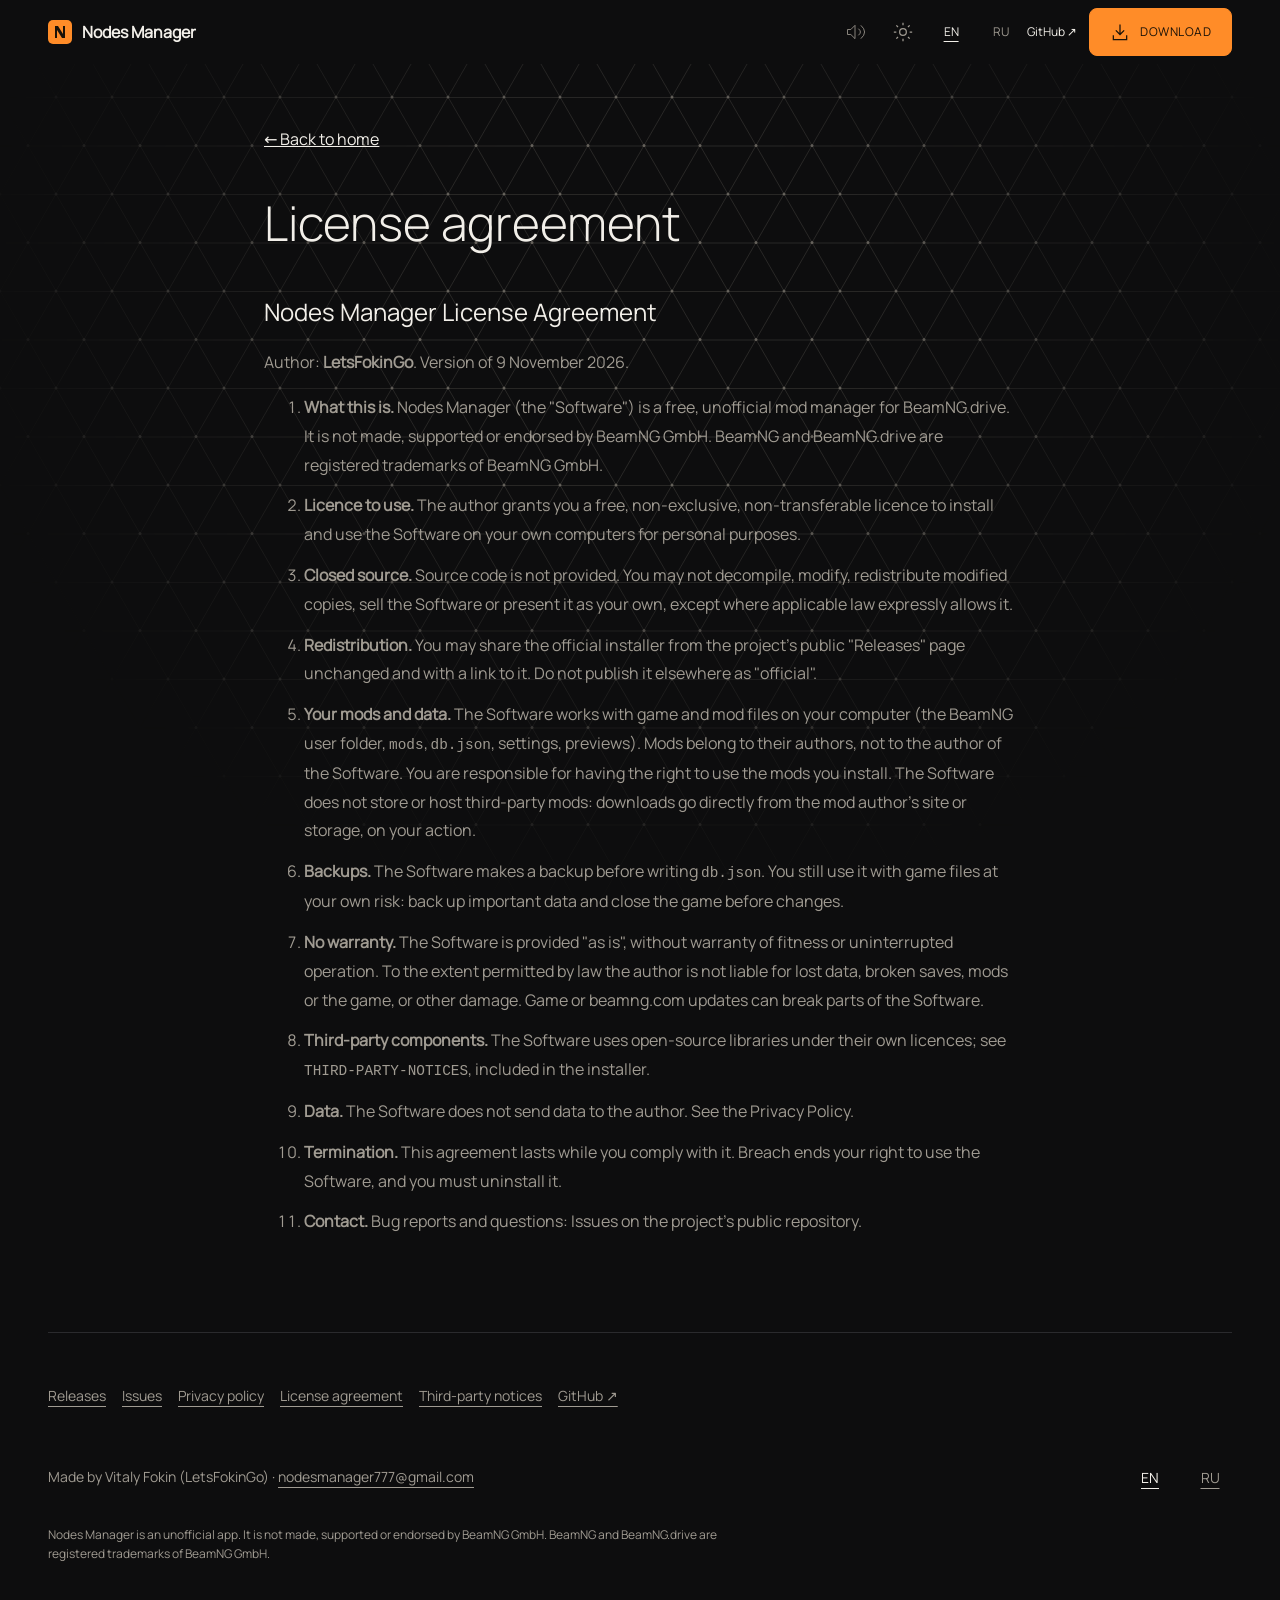
<file: docs/eula/index.html>
<!doctype html><html lang="en" data-theme="dark"><head><meta charset="utf-8"><meta name="viewport" content="width=device-width,initial-scale=1"><meta http-equiv="Content-Security-Policy" content="default-src 'self'; script-src 'self' 'sha256-uTgfmbn7FGXoy96bZYeI0bR6GrNnktxx2suj7Q6fQDs=' 'sha256-zfZaYmfo/euVtWnQkH5Mn6z6Xkymmb26j6VTr1nalsg='; style-src 'self'; img-src 'self'; font-src 'self'; connect-src https://api.github.com; object-src 'none'; base-uri 'none'; form-action 'none'"><meta name="referrer" content="strict-origin-when-cross-origin"><meta name="color-scheme" content="dark light"><meta name="theme-color" content="#0d0d0e"><title>License agreement — Nodes Manager</title><meta name="description" content="Nodes Manager — mod manager for BeamNG.drive. Free · Windows 10/11 · Unofficial."><link rel="canonical" href="https://letsfokingo.github.io/nodes-manager-releases/eula/"><link rel="alternate" hreflang="en" href="https://letsfokingo.github.io/nodes-manager-releases/eula/"><link rel="alternate" hreflang="ru" href="https://letsfokingo.github.io/nodes-manager-releases/ru/eula/"><link rel="alternate" hreflang="x-default" href="https://letsfokingo.github.io/nodes-manager-releases/eula/"><meta property="og:type" content="website"><meta property="og:title" content="License agreement — Nodes Manager"><meta property="og:description" content="Nodes Manager — mod manager for BeamNG.drive. Free · Windows 10/11 · Unofficial."><meta property="og:url" content="https://letsfokingo.github.io/nodes-manager-releases/eula/"><meta property="og:image" content="https://letsfokingo.github.io/nodes-manager-releases/og/en.png"><meta property="og:image:width" content="1200"><meta property="og:image:height" content="630"><meta property="og:locale" content="en_US"><meta property="og:locale:alternate" content="ru_RU"><meta name="twitter:card" content="summary_large_image"><link rel="icon" href="../assets/favicon.svg" type="image/svg+xml"><link rel="icon" href="../assets/../favicon.ico" sizes="16x16 32x32 48x48"><link rel="apple-touch-icon" href="../assets/../apple-touch-icon.png"><link rel="manifest" href="../assets/../site.webmanifest"><script>try{document.documentElement.dataset.theme=localStorage.getItem('nm.theme')==='light'?'light':'dark'}catch{}try{var d=document.documentElement,q=location.search;if(/[?&](intro|slow)\b/.test(q)){sessionStorage.removeItem('nm.hero.seen');sessionStorage.removeItem('nm.reveal.seen')}if(sessionStorage.getItem('nm.hero.seen')!=='1'&&!matchMedia('(prefers-reduced-motion: reduce)').matches&&matchMedia('(min-width: 768px)').matches)d.classList.add('boot','greet');if(/[?&]slow\b/.test(q))d.style.setProperty('--ts','6')}catch{}</script><link rel="preload" href="../assets/fonts/manrope-latin-300-normal.woff2" as="font" type="font/woff2" crossorigin><link rel="stylesheet" href="../assets/style.css"><link rel="stylesheet" href="../assets/sections/shell/style.css"></head><body class="shell-legal-page shell-404-page"><a class="skip" href="#content">Skip to content</a><header><div class="header-inner"><a class="brand" href="../" aria-label="Nodes Manager"><svg class="logo" aria-hidden="true" viewBox="0 0 24 24"><rect width="24" height="24" rx="5" fill="#ff8c28"/><path d="M7 18V6h3l5 8V6h2v12h-3l-5-8v8Z" fill="#1a1208"/></svg><span>Nodes Manager</span></a><div class="shell-desktop-nav"></div><div class="desktop-settings"><button class="shell-sound sound icon-button" data-sound-toggle aria-pressed="true" aria-label="Sound: on" title="Sound: on"><svg viewBox="0 0 24 24" aria-hidden="true" fill="none" stroke="currentColor"><path d="M3 9h4l5-5v16l-5-5H3zM16 8q5 4 0 8M19 4q9 8 0 16"/></svg></button><button class="theme icon-button" aria-label="Switch theme"><svg aria-hidden="true" viewBox="0 0 24 24" fill="none" stroke="currentColor" stroke-width="1.5"><circle cx="12" cy="12" r="4"/><path d="M12 1v3m0 16v3M1 12h3m16 0h3M4 4l2 2m12 12 2 2M4 20l2-2M18 6l2-2"/></svg></button><nav class="shell-languages" aria-label="Language"><a data-shell-language href="../eula/" lang="en" hreflang="en" aria-current="page">EN</a><a data-shell-language href="../ru/eula/" lang="ru" hreflang="ru" >RU</a></nav><a class="github" rel="noopener" href="https://github.com/LetsFokinGo/nodes-manager-releases">GitHub ↗</a></div><a class="header-download button primary download" href="https://github.com/LetsFokinGo/nodes-manager-releases/releases/download/v0.1.3.71/Nodes-Manager_0.1.3.71_x64-setup.exe" rel="noopener"><svg aria-hidden="true" viewBox="0 0 24 24" fill="none" stroke="currentColor" stroke-width="1.5"><path d="M12 3v12m-5-5 5 5 5-5M4 16v5h16v-5"/></svg><span>Download</span></a><button class="menu icon-button" aria-label="Menu" aria-haspopup="dialog" aria-controls="settings" aria-expanded="false"><svg aria-hidden="true" viewBox="0 0 24 24" fill="none" stroke="currentColor" stroke-width="1.5"><path d="M4 6h16M4 12h16M4 18h16"/></svg></button></div></header><div class="shell-nojs"><nav class="shell-nav" aria-label="Main navigation"><a href="../#features">Features</a><a href="../#security">Security</a><a href="../#download">Download</a><a href="../#faq">FAQ</a></nav><nav class="shell-languages" aria-label="Language"><a data-shell-language href="../eula/" lang="en" hreflang="en" aria-current="page">EN</a><a data-shell-language href="../ru/eula/" lang="ru" hreflang="ru" >RU</a></nav></div><dialog id="settings"><button class="close icon-button" aria-label="Close">×</button><h2>Menu</h2><nav class="shell-nav" aria-label="Main navigation"><a href="../#features">Features</a><a href="../#security">Security</a><a href="../#download">Download</a><a href="../#faq">FAQ</a></nav><div class="shell-menu-settings"><button class="shell-sound sound icon-button" data-sound-toggle aria-pressed="true" aria-label="Sound: on" title="Sound: on"><svg viewBox="0 0 24 24" aria-hidden="true" fill="none" stroke="currentColor"><path d="M3 9h4l5-5v16l-5-5H3zM16 8q5 4 0 8M19 4q9 8 0 16"/></svg></button><button class="theme icon-button" aria-label="Switch theme"><svg aria-hidden="true" viewBox="0 0 24 24" fill="none" stroke="currentColor" stroke-width="1.5"><circle cx="12" cy="12" r="4"/><path d="M12 1v3m0 16v3M1 12h3m16 0h3M4 4l2 2m12 12 2 2M4 20l2-2M18 6l2-2"/></svg></button><nav class="shell-languages" aria-label="Language"><a data-shell-language href="../eula/" lang="en" hreflang="en" aria-current="page">EN</a><a data-shell-language href="../ru/eula/" lang="ru" hreflang="ru" >RU</a></nav><a class="github" rel="noopener" href="https://github.com/LetsFokinGo/nodes-manager-releases">GitHub ↗</a></div></dialog><main id="content" tabindex="-1"><article class="shell-legal"><a href="../">← Back to home</a><h1>License agreement</h1><div><h2>Nodes Manager License Agreement</h2>
<p>Author: <strong>LetsFokinGo</strong>. Version of 9 November 2026.</p>
<ol>
<li><strong>What this is.</strong> Nodes Manager (the &quot;Software&quot;) is a free, unofficial mod manager for BeamNG.drive. It is not made, supported or endorsed by BeamNG GmbH. BeamNG and BeamNG.drive are registered trademarks of BeamNG GmbH.</li>
<li><strong>Licence to use.</strong> The author grants you a free, non-exclusive, non-transferable licence to install and use the Software on your own computers for personal purposes.</li>
<li><strong>Closed source.</strong> Source code is not provided. You may not decompile, modify, redistribute modified copies, sell the Software or present it as your own, except where applicable law expressly allows it.</li>
<li><strong>Redistribution.</strong> You may share the official installer from the project&#39;s public &quot;Releases&quot; page unchanged and with a link to it. Do not publish it elsewhere as &quot;official&quot;.</li>
<li><strong>Your mods and data.</strong> The Software works with game and mod files on your computer (the BeamNG user folder, <code>mods</code>, <code>db.json</code>, settings, previews). Mods belong to their authors, not to the author of the Software. You are responsible for having the right to use the mods you install. The Software does not store or host third-party mods: downloads go directly from the mod author&#39;s site or storage, on your action.</li>
<li><strong>Backups.</strong> The Software makes a backup before writing <code>db.json</code>. You still use it with game files at your own risk: back up important data and close the game before changes.</li>
<li><strong>No warranty.</strong> The Software is provided &quot;as is&quot;, without warranty of fitness or uninterrupted operation. To the extent permitted by law the author is not liable for lost data, broken saves, mods or the game, or other damage. Game or beamng.com updates can break parts of the Software.</li>
<li><strong>Third-party components.</strong> The Software uses open-source libraries under their own licences; see <code>THIRD-PARTY-NOTICES</code>, included in the installer.</li>
<li><strong>Data.</strong> The Software does not send data to the author. See the Privacy Policy.</li>
<li><strong>Termination.</strong> This agreement lasts while you comply with it. Breach ends your right to use the Software, and you must uninstall it.</li>
<li><strong>Contact.</strong> Bug reports and questions: Issues on the project&#39;s public repository.</li>
</ol></div></article></main><footer class="shell-footer"><nav aria-label="Useful links"><a rel="noopener" href="https://github.com/LetsFokinGo/nodes-manager-releases/releases">Releases</a><a rel="noopener" href="https://github.com/LetsFokinGo/nodes-manager-releases/issues">Issues</a><a href="../privacy/">Privacy policy</a><a href="../eula/">License agreement</a><a href="../THIRD-PARTY-NOTICES.txt">Third-party notices</a><a rel="noopener" href="https://github.com/LetsFokinGo/nodes-manager-releases">GitHub ↗</a></nav><div class="shell-footer-meta"><p>Made by Vitaly Fokin (LetsFokinGo) · <a href="mailto:nodesmanager777@gmail.com">nodesmanager777@gmail.com</a></p><nav class="shell-languages" aria-label="Language"><a data-shell-language href="../eula/" lang="en" hreflang="en" aria-current="page">EN</a><a data-shell-language href="../ru/eula/" lang="ru" hreflang="ru" >RU</a></nav></div><p class="shell-disclaimer">Nodes Manager is an unofficial app. It is not made, supported or endorsed by BeamNG GmbH. BeamNG and BeamNG.drive are registered trademarks of BeamNG GmbH.</p></footer><script type="application/json" id="shell-i18n">{"subtitle":"mod manager for BeamNG.drive","eyebrow":"Free · Windows 10/11 · Unofficial","lead":"Turn mods on and off in one click, install from the beamng.com repository, find the mod that crashes your game, and start a drive with the right car and map.","download":"Download","releaseNote":"Release details will appear after publication. See GitHub Releases.","how":"How it works","trust":"No account · No telemetry · Never writes to the game folder","skip":"Skip to content","theme":"Switch theme","light":"Light theme","dark":"Dark theme","menu":"Menu","close":"Close","github":"GitHub","next":"This prototype includes the first screen only. Features, security, installation and FAQ are planned for the next stage.","try":"Try the app preview below: switch tabs, toggle mods and choose a profile. All data is illustrative; the demo does not launch the game or access your files.","preview":"Interactive preview of the app","demo":"Interactive demo","play":"Play","mods":"Mods","cars":"Cars","car":"Car","map":"Map","scanning":"Scanning mods…","ready":"Ready to launch","enabled":"mods on","clean":"All mods off — the game will start clean","profile":"Profile","circuit":"Circuit day","vehicle":"Vehicle","mapType":"Map","skin":"Skin","other":"Other","launching":"Launching…","would":"BeamNG.drive would start now: ETK 800-Series on West Coast, USA.","real":"Download to play for real","filter":"Try the car filter","mobileTabs":"Play and Cars previews are available on wider screens. The mobile preview shows Mods.","mobile":"Nodes Manager is a Windows app. Open this page on your PC, or send yourself the link.","copy":"Copy link","copied":"Link copied","copyError":"Copy unavailable. Select the link below.","share":"Share","disclaimer":"Nodes Manager is an unofficial app. It is not made, supported or endorsed by BeamNG GmbH. BeamNG and BeamNG.drive are registered trademarks of BeamNG GmbH.","hint":"Try it","static":"Static preview · Enable JavaScript for the interactive demo","features":"Features","security":"Security","faq":"FAQ","privacy":"Privacy policy","eula":"License agreement","notices":"Third-party notices","releases":"Releases","issues":"Issues","author":"Made by Vitaly Fokin (LetsFokinGo)","language":"Language","navigation":"Main navigation","footer":"Useful links","soundOn":"Sound: on","soundOff":"Sound: off","home":"Back to home","notFound":"Page not found","notFoundText":"This address does not exist. Return to the home page.","privacyLanguage":"English translation of the Russian original.","sitePrivacy":"This website uses no analytics, trackers, cookies or forms. When you open it, the hosting provider (currently GitHub Pages) receives the connection information, including your IP address. Theme, language and sound choices are saved in your browser; a mark that the intro animation has played is kept until you close the tab. Release details may be requested from api.github.com.","defaultLanguage":"en"}</script><script type="module" src="../assets/shell-bootstrap.js"></script></body></html>
</file>
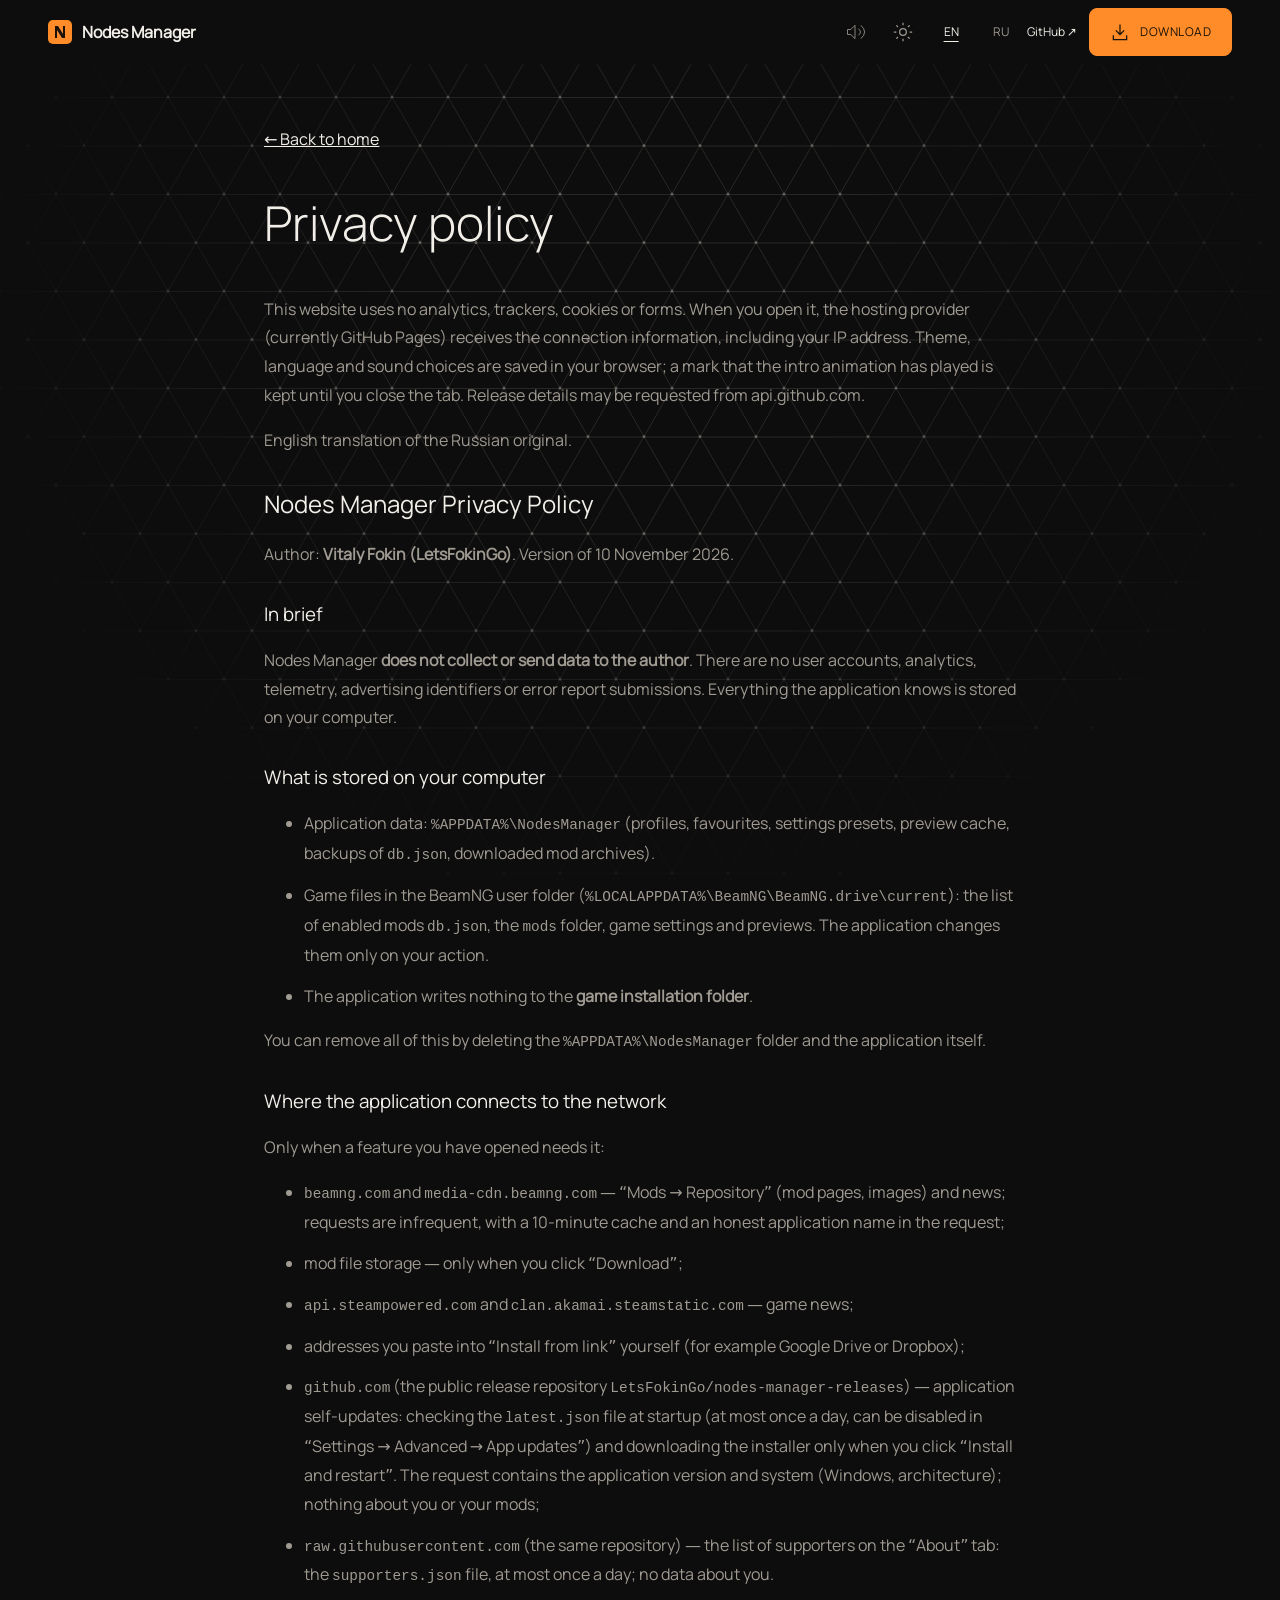
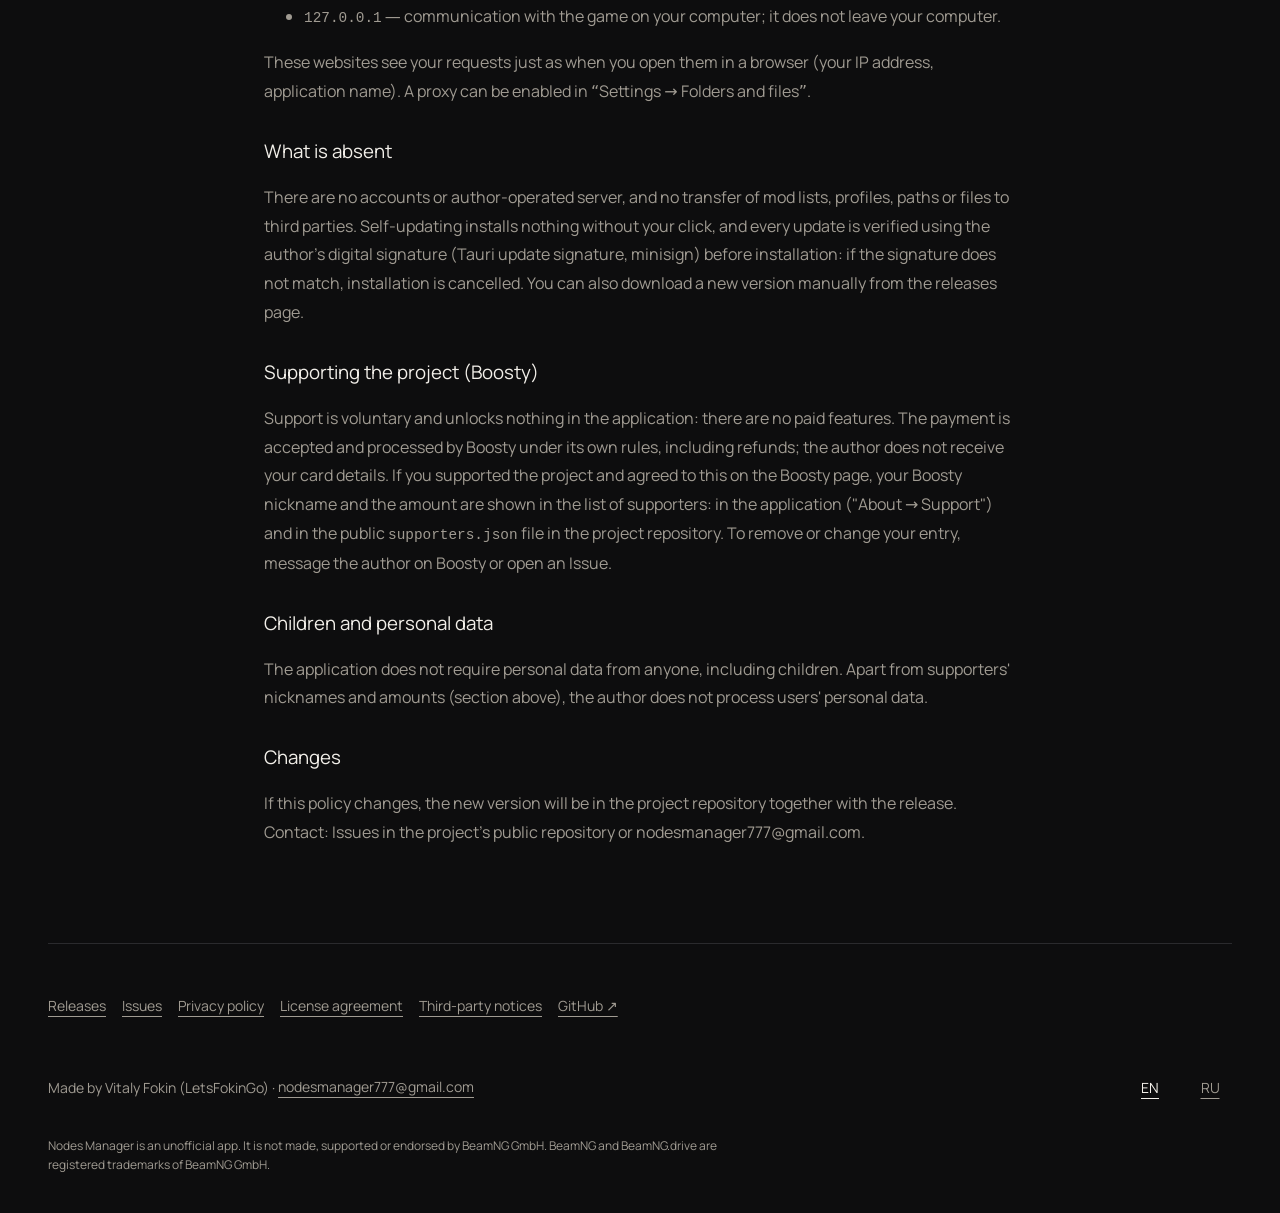
<file: docs/privacy/index.html>
<!doctype html><html lang="en" data-theme="dark"><head><meta charset="utf-8"><meta name="viewport" content="width=device-width,initial-scale=1"><meta http-equiv="Content-Security-Policy" content="default-src 'self'; script-src 'self' 'sha256-uTgfmbn7FGXoy96bZYeI0bR6GrNnktxx2suj7Q6fQDs=' 'sha256-zfZaYmfo/euVtWnQkH5Mn6z6Xkymmb26j6VTr1nalsg='; style-src 'self'; img-src 'self'; font-src 'self'; connect-src https://api.github.com; object-src 'none'; base-uri 'none'; form-action 'none'"><meta name="referrer" content="strict-origin-when-cross-origin"><meta name="color-scheme" content="dark light"><meta name="theme-color" content="#0d0d0e"><title>Privacy policy — Nodes Manager</title><meta name="description" content="Nodes Manager — mod manager for BeamNG.drive. Free · Windows 10/11 · Unofficial."><link rel="canonical" href="https://letsfokingo.github.io/nodes-manager-releases/privacy/"><link rel="alternate" hreflang="en" href="https://letsfokingo.github.io/nodes-manager-releases/privacy/"><link rel="alternate" hreflang="ru" href="https://letsfokingo.github.io/nodes-manager-releases/ru/privacy/"><link rel="alternate" hreflang="x-default" href="https://letsfokingo.github.io/nodes-manager-releases/privacy/"><meta property="og:type" content="website"><meta property="og:title" content="Privacy policy — Nodes Manager"><meta property="og:description" content="Nodes Manager — mod manager for BeamNG.drive. Free · Windows 10/11 · Unofficial."><meta property="og:url" content="https://letsfokingo.github.io/nodes-manager-releases/privacy/"><meta property="og:image" content="https://letsfokingo.github.io/nodes-manager-releases/og/en.png"><meta property="og:image:width" content="1200"><meta property="og:image:height" content="630"><meta property="og:locale" content="en_US"><meta property="og:locale:alternate" content="ru_RU"><meta name="twitter:card" content="summary_large_image"><link rel="icon" href="../assets/favicon.svg" type="image/svg+xml"><link rel="icon" href="../assets/../favicon.ico" sizes="16x16 32x32 48x48"><link rel="apple-touch-icon" href="../assets/../apple-touch-icon.png"><link rel="manifest" href="../assets/../site.webmanifest"><script>try{document.documentElement.dataset.theme=localStorage.getItem('nm.theme')==='light'?'light':'dark'}catch{}try{var d=document.documentElement,q=location.search;if(/[?&](intro|slow)\b/.test(q)){sessionStorage.removeItem('nm.hero.seen');sessionStorage.removeItem('nm.reveal.seen')}if(sessionStorage.getItem('nm.hero.seen')!=='1'&&!matchMedia('(prefers-reduced-motion: reduce)').matches&&matchMedia('(min-width: 768px)').matches)d.classList.add('boot','greet');if(/[?&]slow\b/.test(q))d.style.setProperty('--ts','6')}catch{}</script><link rel="preload" href="../assets/fonts/manrope-latin-300-normal.woff2" as="font" type="font/woff2" crossorigin><link rel="stylesheet" href="../assets/style.css"><link rel="stylesheet" href="../assets/sections/shell/style.css"></head><body class="shell-legal-page shell-404-page"><a class="skip" href="#content">Skip to content</a><header><div class="header-inner"><a class="brand" href="../" aria-label="Nodes Manager"><svg class="logo" aria-hidden="true" viewBox="0 0 24 24"><rect width="24" height="24" rx="5" fill="#ff8c28"/><path d="M7 18V6h3l5 8V6h2v12h-3l-5-8v8Z" fill="#1a1208"/></svg><span>Nodes Manager</span></a><div class="shell-desktop-nav"></div><div class="desktop-settings"><button class="shell-sound sound icon-button" data-sound-toggle aria-pressed="true" aria-label="Sound: on" title="Sound: on"><svg viewBox="0 0 24 24" aria-hidden="true" fill="none" stroke="currentColor"><path d="M3 9h4l5-5v16l-5-5H3zM16 8q5 4 0 8M19 4q9 8 0 16"/></svg></button><button class="theme icon-button" aria-label="Switch theme"><svg aria-hidden="true" viewBox="0 0 24 24" fill="none" stroke="currentColor" stroke-width="1.5"><circle cx="12" cy="12" r="4"/><path d="M12 1v3m0 16v3M1 12h3m16 0h3M4 4l2 2m12 12 2 2M4 20l2-2M18 6l2-2"/></svg></button><nav class="shell-languages" aria-label="Language"><a data-shell-language href="../privacy/" lang="en" hreflang="en" aria-current="page">EN</a><a data-shell-language href="../ru/privacy/" lang="ru" hreflang="ru" >RU</a></nav><a class="github" rel="noopener" href="https://github.com/LetsFokinGo/nodes-manager-releases">GitHub ↗</a></div><a class="header-download button primary download" href="https://github.com/LetsFokinGo/nodes-manager-releases/releases/download/v0.1.3.71/Nodes-Manager_0.1.3.71_x64-setup.exe" rel="noopener"><svg aria-hidden="true" viewBox="0 0 24 24" fill="none" stroke="currentColor" stroke-width="1.5"><path d="M12 3v12m-5-5 5 5 5-5M4 16v5h16v-5"/></svg><span>Download</span></a><button class="menu icon-button" aria-label="Menu" aria-haspopup="dialog" aria-controls="settings" aria-expanded="false"><svg aria-hidden="true" viewBox="0 0 24 24" fill="none" stroke="currentColor" stroke-width="1.5"><path d="M4 6h16M4 12h16M4 18h16"/></svg></button></div></header><div class="shell-nojs"><nav class="shell-nav" aria-label="Main navigation"><a href="../#features">Features</a><a href="../#security">Security</a><a href="../#download">Download</a><a href="../#faq">FAQ</a></nav><nav class="shell-languages" aria-label="Language"><a data-shell-language href="../privacy/" lang="en" hreflang="en" aria-current="page">EN</a><a data-shell-language href="../ru/privacy/" lang="ru" hreflang="ru" >RU</a></nav></div><dialog id="settings"><button class="close icon-button" aria-label="Close">×</button><h2>Menu</h2><nav class="shell-nav" aria-label="Main navigation"><a href="../#features">Features</a><a href="../#security">Security</a><a href="../#download">Download</a><a href="../#faq">FAQ</a></nav><div class="shell-menu-settings"><button class="shell-sound sound icon-button" data-sound-toggle aria-pressed="true" aria-label="Sound: on" title="Sound: on"><svg viewBox="0 0 24 24" aria-hidden="true" fill="none" stroke="currentColor"><path d="M3 9h4l5-5v16l-5-5H3zM16 8q5 4 0 8M19 4q9 8 0 16"/></svg></button><button class="theme icon-button" aria-label="Switch theme"><svg aria-hidden="true" viewBox="0 0 24 24" fill="none" stroke="currentColor" stroke-width="1.5"><circle cx="12" cy="12" r="4"/><path d="M12 1v3m0 16v3M1 12h3m16 0h3M4 4l2 2m12 12 2 2M4 20l2-2M18 6l2-2"/></svg></button><nav class="shell-languages" aria-label="Language"><a data-shell-language href="../privacy/" lang="en" hreflang="en" aria-current="page">EN</a><a data-shell-language href="../ru/privacy/" lang="ru" hreflang="ru" >RU</a></nav><a class="github" rel="noopener" href="https://github.com/LetsFokinGo/nodes-manager-releases">GitHub ↗</a></div></dialog><main id="content" tabindex="-1"><article class="shell-legal"><a href="../">← Back to home</a><h1>Privacy policy</h1><p>This website uses no analytics, trackers, cookies or forms. When you open it, the hosting provider (currently GitHub Pages) receives the connection information, including your IP address. Theme, language and sound choices are saved in your browser; a mark that the intro animation has played is kept until you close the tab. Release details may be requested from api.github.com.</p><p>English translation of the Russian original.</p><div lang="en"><h2>Nodes Manager Privacy Policy</h2>
<p>Author: <strong>Vitaly Fokin (LetsFokinGo)</strong>. Version of 10 November 2026.</p>
<h3>In brief</h3>
<p>Nodes Manager <strong>does not collect or send data to the author</strong>. There are no user accounts, analytics, telemetry, advertising identifiers or error report submissions. Everything the application knows is stored on your computer.</p>
<h3>What is stored on your computer</h3>
<ul>
<li>Application data: <code>%APPDATA%\NodesManager</code> (profiles, favourites, settings presets, preview cache, backups of <code>db.json</code>, downloaded mod archives).</li>
<li>Game files in the BeamNG user folder (<code>%LOCALAPPDATA%\BeamNG\BeamNG.drive\current</code>): the list of enabled mods <code>db.json</code>, the <code>mods</code> folder, game settings and previews. The application changes them only on your action.</li>
<li>The application writes nothing to the <strong>game installation folder</strong>.</li>
</ul>
<p>You can remove all of this by deleting the <code>%APPDATA%\NodesManager</code> folder and the application itself.</p>
<h3>Where the application connects to the network</h3>
<p>Only when a feature you have opened needs it:</p>
<ul>
<li><code>beamng.com</code> and <code>media-cdn.beamng.com</code> — “Mods → Repository” (mod pages, images) and news; requests are infrequent, with a 10-minute cache and an honest application name in the request;</li>
<li>mod file storage — only when you click “Download”;</li>
<li><code>api.steampowered.com</code> and <code>clan.akamai.steamstatic.com</code> — game news;</li>
<li>addresses you paste into “Install from link” yourself (for example Google Drive or Dropbox);</li>
<li><code>github.com</code> (the public release repository <code>LetsFokinGo/nodes-manager-releases</code>) — application self-updates: checking the <code>latest.json</code> file at startup (at most once a day, can be disabled in “Settings → Advanced → App updates”) and downloading the installer only when you click “Install and restart”. The request contains the application version and system (Windows, architecture); nothing about you or your mods;</li>
<li><code>raw.githubusercontent.com</code> (the same repository) — the list of supporters on the “About” tab: the <code>supporters.json</code> file, at most once a day; no data about you.</li>
<li><code>127.0.0.1</code> — communication with the game on your computer; it does not leave your computer.</li>
</ul>
<p>These websites see your requests just as when you open them in a browser (your IP address, application name). A proxy can be enabled in “Settings → Folders and files”.</p>
<h3>What is absent</h3>
<p>There are no accounts or author-operated server, and no transfer of mod lists, profiles, paths or files to third parties. Self-updating installs nothing without your click, and every update is verified using the author&#39;s digital signature (Tauri update signature, minisign) before installation: if the signature does not match, installation is cancelled. You can also download a new version manually from the releases page.</p>
<h3>Supporting the project (Boosty)</h3>
<p>Support is voluntary and unlocks nothing in the application: there are no paid features. The payment is accepted and processed by Boosty under its own rules, including refunds; the author does not receive your card details. If you supported the project and agreed to this on the Boosty page, your Boosty nickname and the amount are shown in the list of supporters: in the application (&quot;About → Support&quot;) and in the public <code>supporters.json</code> file in the project repository. To remove or change your entry, message the author on Boosty or open an Issue.</p>
<h3>Children and personal data</h3>
<p>The application does not require personal data from anyone, including children. Apart from supporters&#39; nicknames and amounts (section above), the author does not process users&#39; personal data.</p>
<h3>Changes</h3>
<p>If this policy changes, the new version will be in the project repository together with the release. Contact: Issues in the project&#39;s public repository or nodesmanager777@gmail.com.</p></div></article></main><footer class="shell-footer"><nav aria-label="Useful links"><a rel="noopener" href="https://github.com/LetsFokinGo/nodes-manager-releases/releases">Releases</a><a rel="noopener" href="https://github.com/LetsFokinGo/nodes-manager-releases/issues">Issues</a><a href="../privacy/">Privacy policy</a><a href="../eula/">License agreement</a><a href="../THIRD-PARTY-NOTICES.txt">Third-party notices</a><a rel="noopener" href="https://github.com/LetsFokinGo/nodes-manager-releases">GitHub ↗</a></nav><div class="shell-footer-meta"><p>Made by Vitaly Fokin (LetsFokinGo) · <a href="mailto:nodesmanager777@gmail.com">nodesmanager777@gmail.com</a></p><nav class="shell-languages" aria-label="Language"><a data-shell-language href="../privacy/" lang="en" hreflang="en" aria-current="page">EN</a><a data-shell-language href="../ru/privacy/" lang="ru" hreflang="ru" >RU</a></nav></div><p class="shell-disclaimer">Nodes Manager is an unofficial app. It is not made, supported or endorsed by BeamNG GmbH. BeamNG and BeamNG.drive are registered trademarks of BeamNG GmbH.</p></footer><script type="application/json" id="shell-i18n">{"subtitle":"mod manager for BeamNG.drive","eyebrow":"Free · Windows 10/11 · Unofficial","lead":"Turn mods on and off in one click, install from the beamng.com repository, find the mod that crashes your game, and start a drive with the right car and map.","download":"Download","releaseNote":"Release details will appear after publication. See GitHub Releases.","how":"How it works","trust":"No account · No telemetry · Never writes to the game folder","skip":"Skip to content","theme":"Switch theme","light":"Light theme","dark":"Dark theme","menu":"Menu","close":"Close","github":"GitHub","next":"This prototype includes the first screen only. Features, security, installation and FAQ are planned for the next stage.","try":"Try the app preview below: switch tabs, toggle mods and choose a profile. All data is illustrative; the demo does not launch the game or access your files.","preview":"Interactive preview of the app","demo":"Interactive demo","play":"Play","mods":"Mods","cars":"Cars","car":"Car","map":"Map","scanning":"Scanning mods…","ready":"Ready to launch","enabled":"mods on","clean":"All mods off — the game will start clean","profile":"Profile","circuit":"Circuit day","vehicle":"Vehicle","mapType":"Map","skin":"Skin","other":"Other","launching":"Launching…","would":"BeamNG.drive would start now: ETK 800-Series on West Coast, USA.","real":"Download to play for real","filter":"Try the car filter","mobileTabs":"Play and Cars previews are available on wider screens. The mobile preview shows Mods.","mobile":"Nodes Manager is a Windows app. Open this page on your PC, or send yourself the link.","copy":"Copy link","copied":"Link copied","copyError":"Copy unavailable. Select the link below.","share":"Share","disclaimer":"Nodes Manager is an unofficial app. It is not made, supported or endorsed by BeamNG GmbH. BeamNG and BeamNG.drive are registered trademarks of BeamNG GmbH.","hint":"Try it","static":"Static preview · Enable JavaScript for the interactive demo","features":"Features","security":"Security","faq":"FAQ","privacy":"Privacy policy","eula":"License agreement","notices":"Third-party notices","releases":"Releases","issues":"Issues","author":"Made by Vitaly Fokin (LetsFokinGo)","language":"Language","navigation":"Main navigation","footer":"Useful links","soundOn":"Sound: on","soundOff":"Sound: off","home":"Back to home","notFound":"Page not found","notFoundText":"This address does not exist. Return to the home page.","privacyLanguage":"English translation of the Russian original.","sitePrivacy":"This website uses no analytics, trackers, cookies or forms. When you open it, the hosting provider (currently GitHub Pages) receives the connection information, including your IP address. Theme, language and sound choices are saved in your browser; a mark that the intro animation has played is kept until you close the tab. Release details may be requested from api.github.com.","defaultLanguage":"en"}</script><script type="module" src="../assets/shell-bootstrap.js"></script></body></html>
</file>
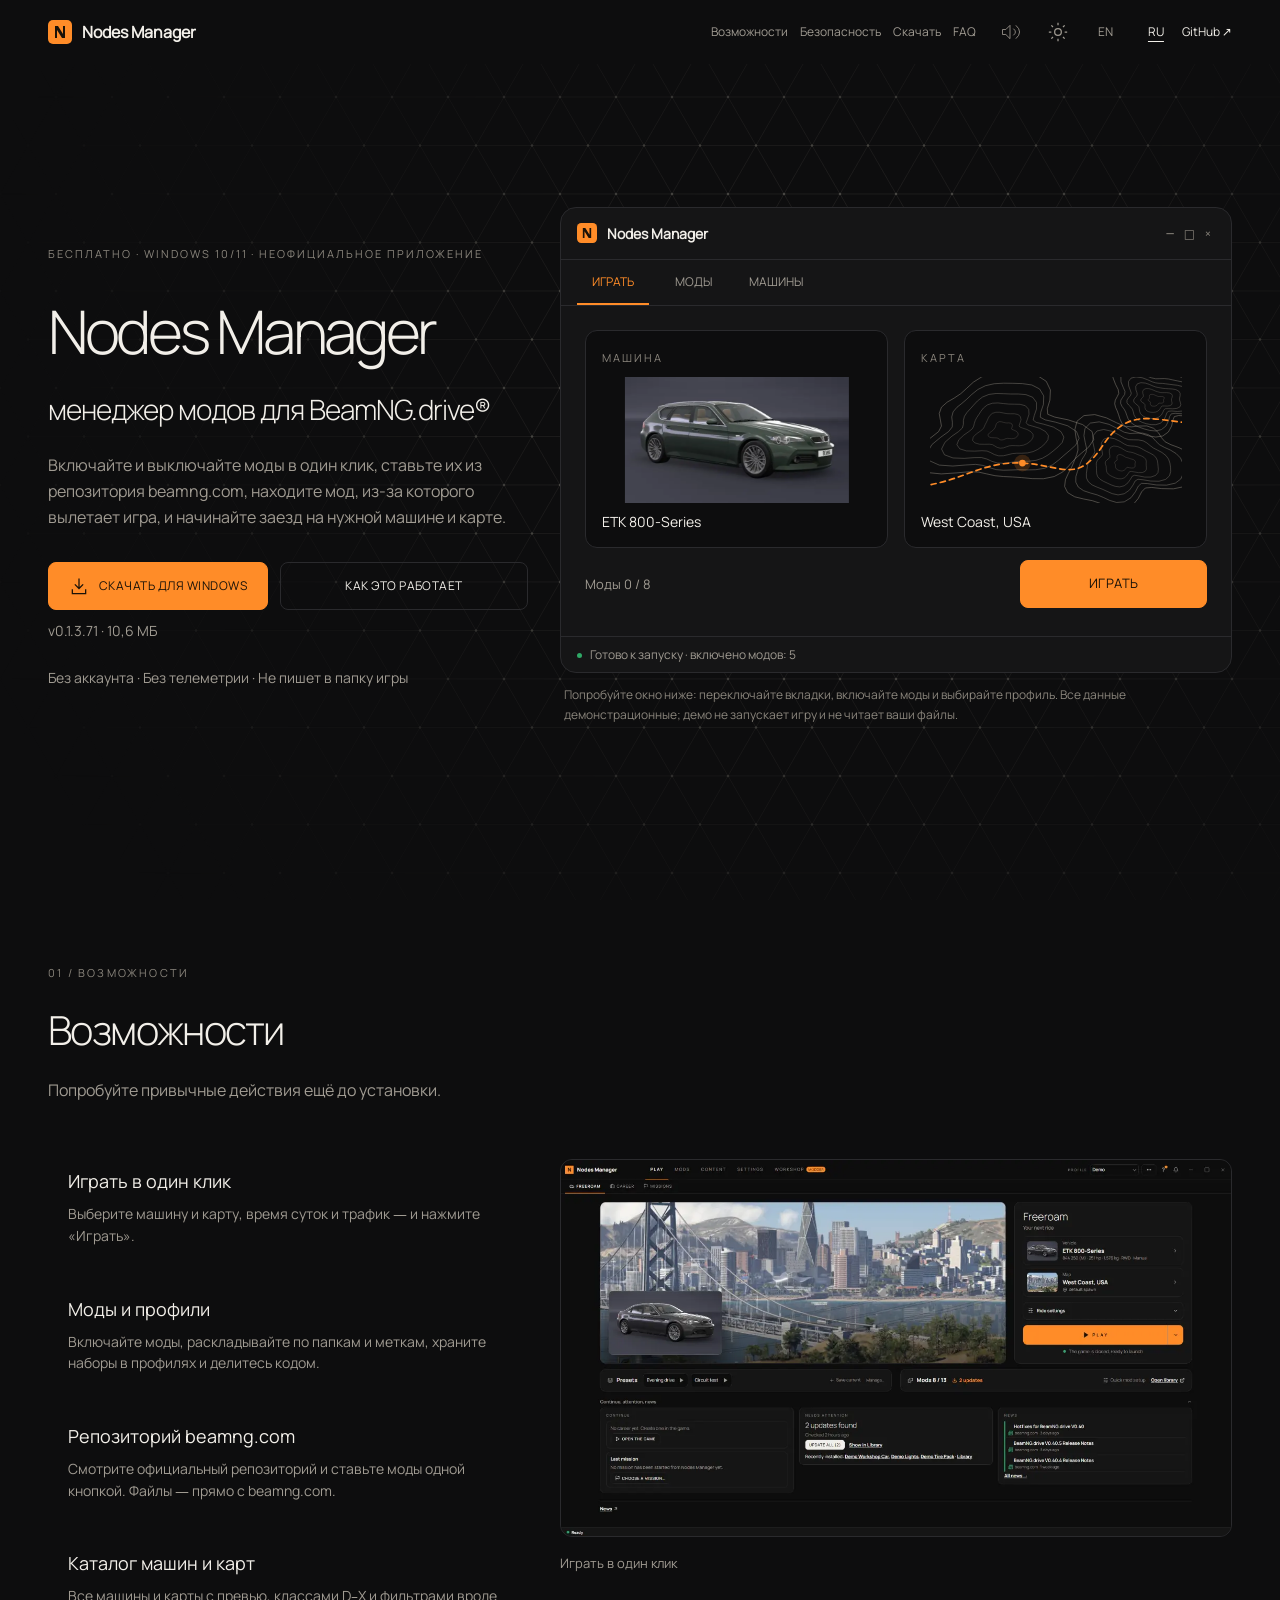
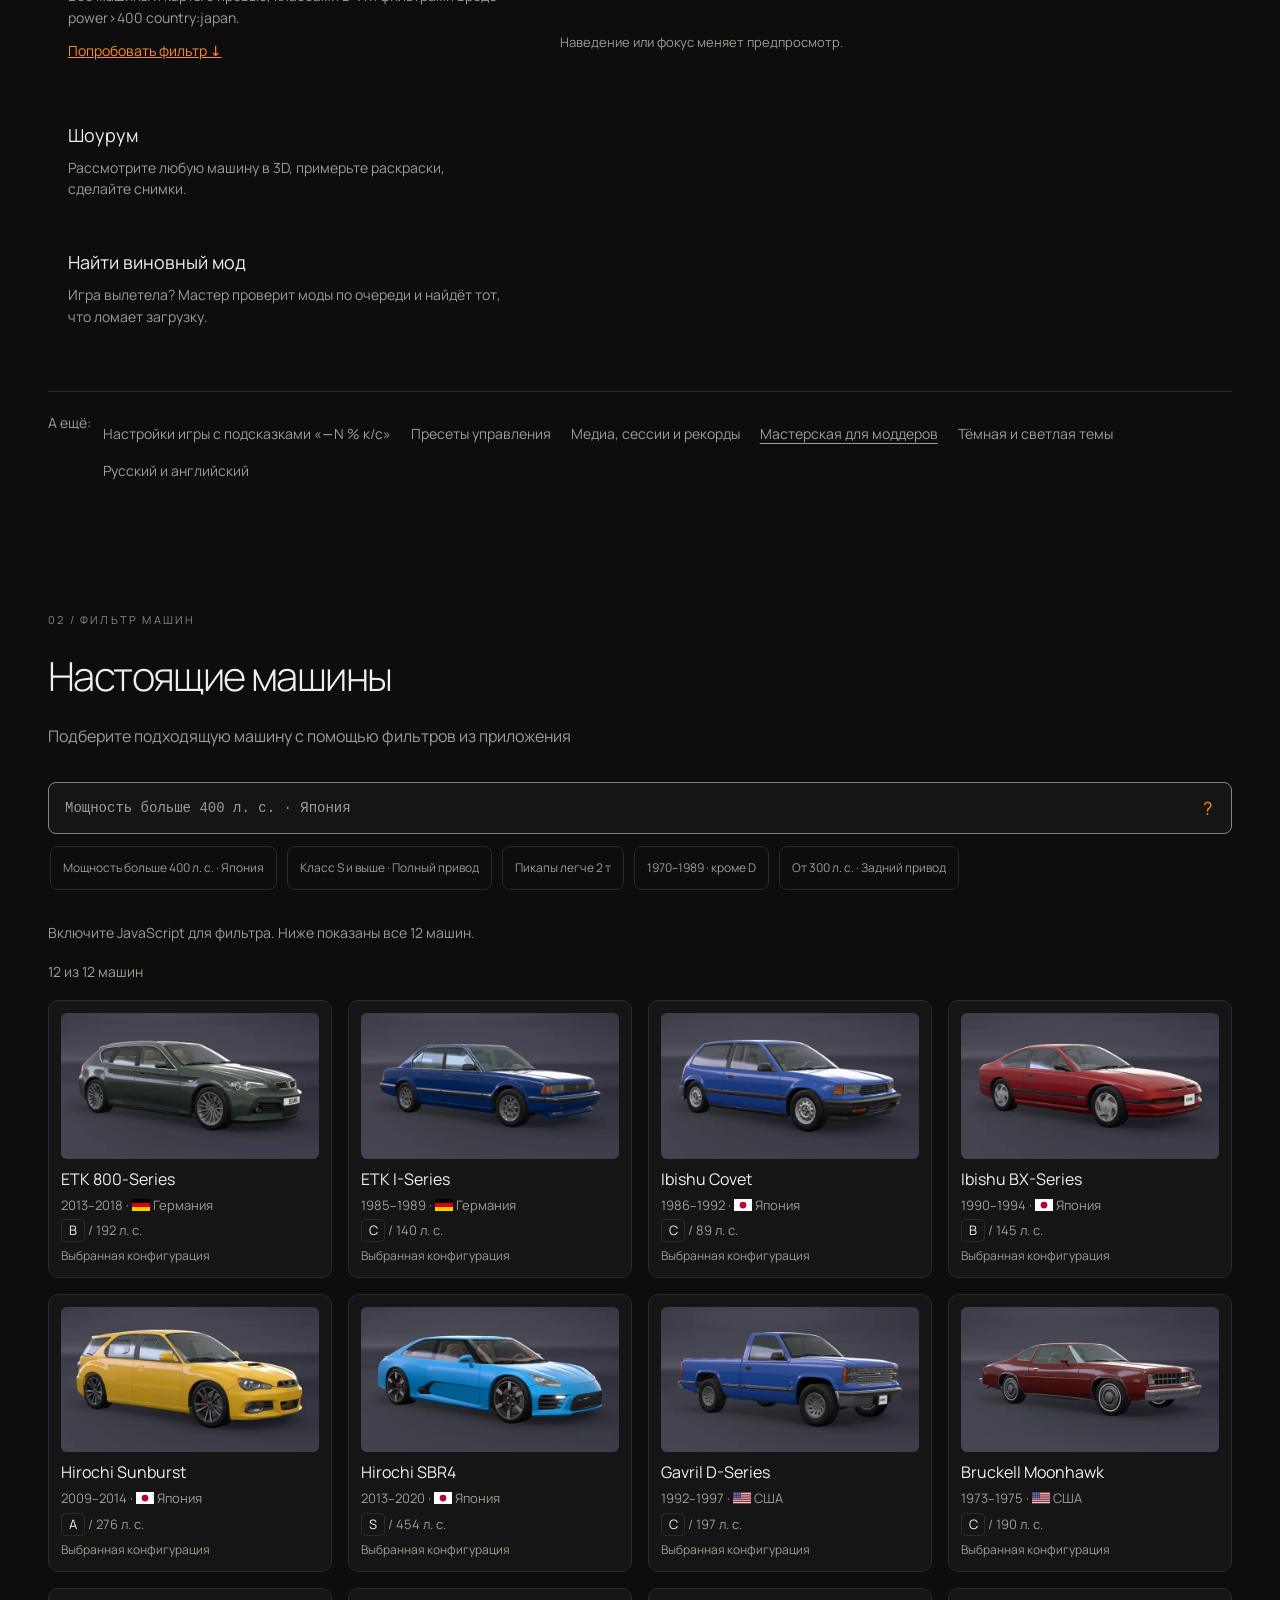
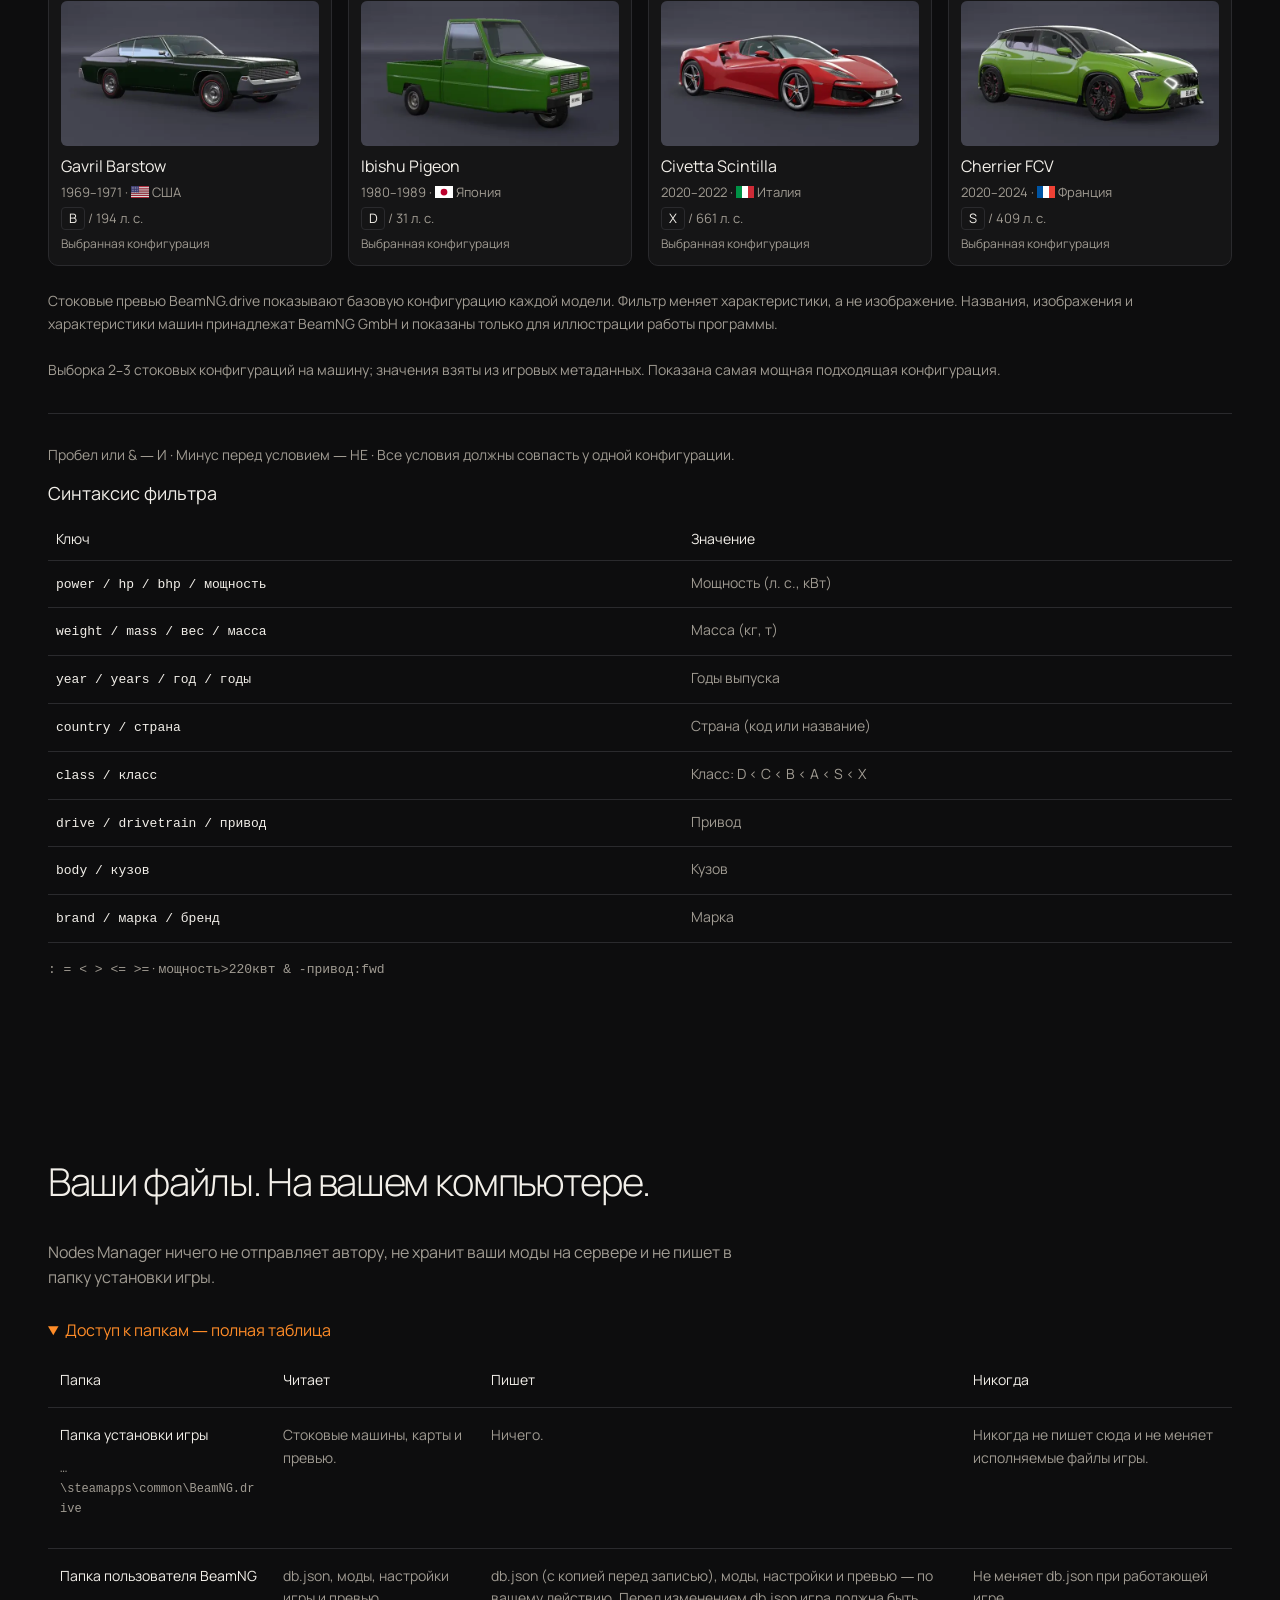
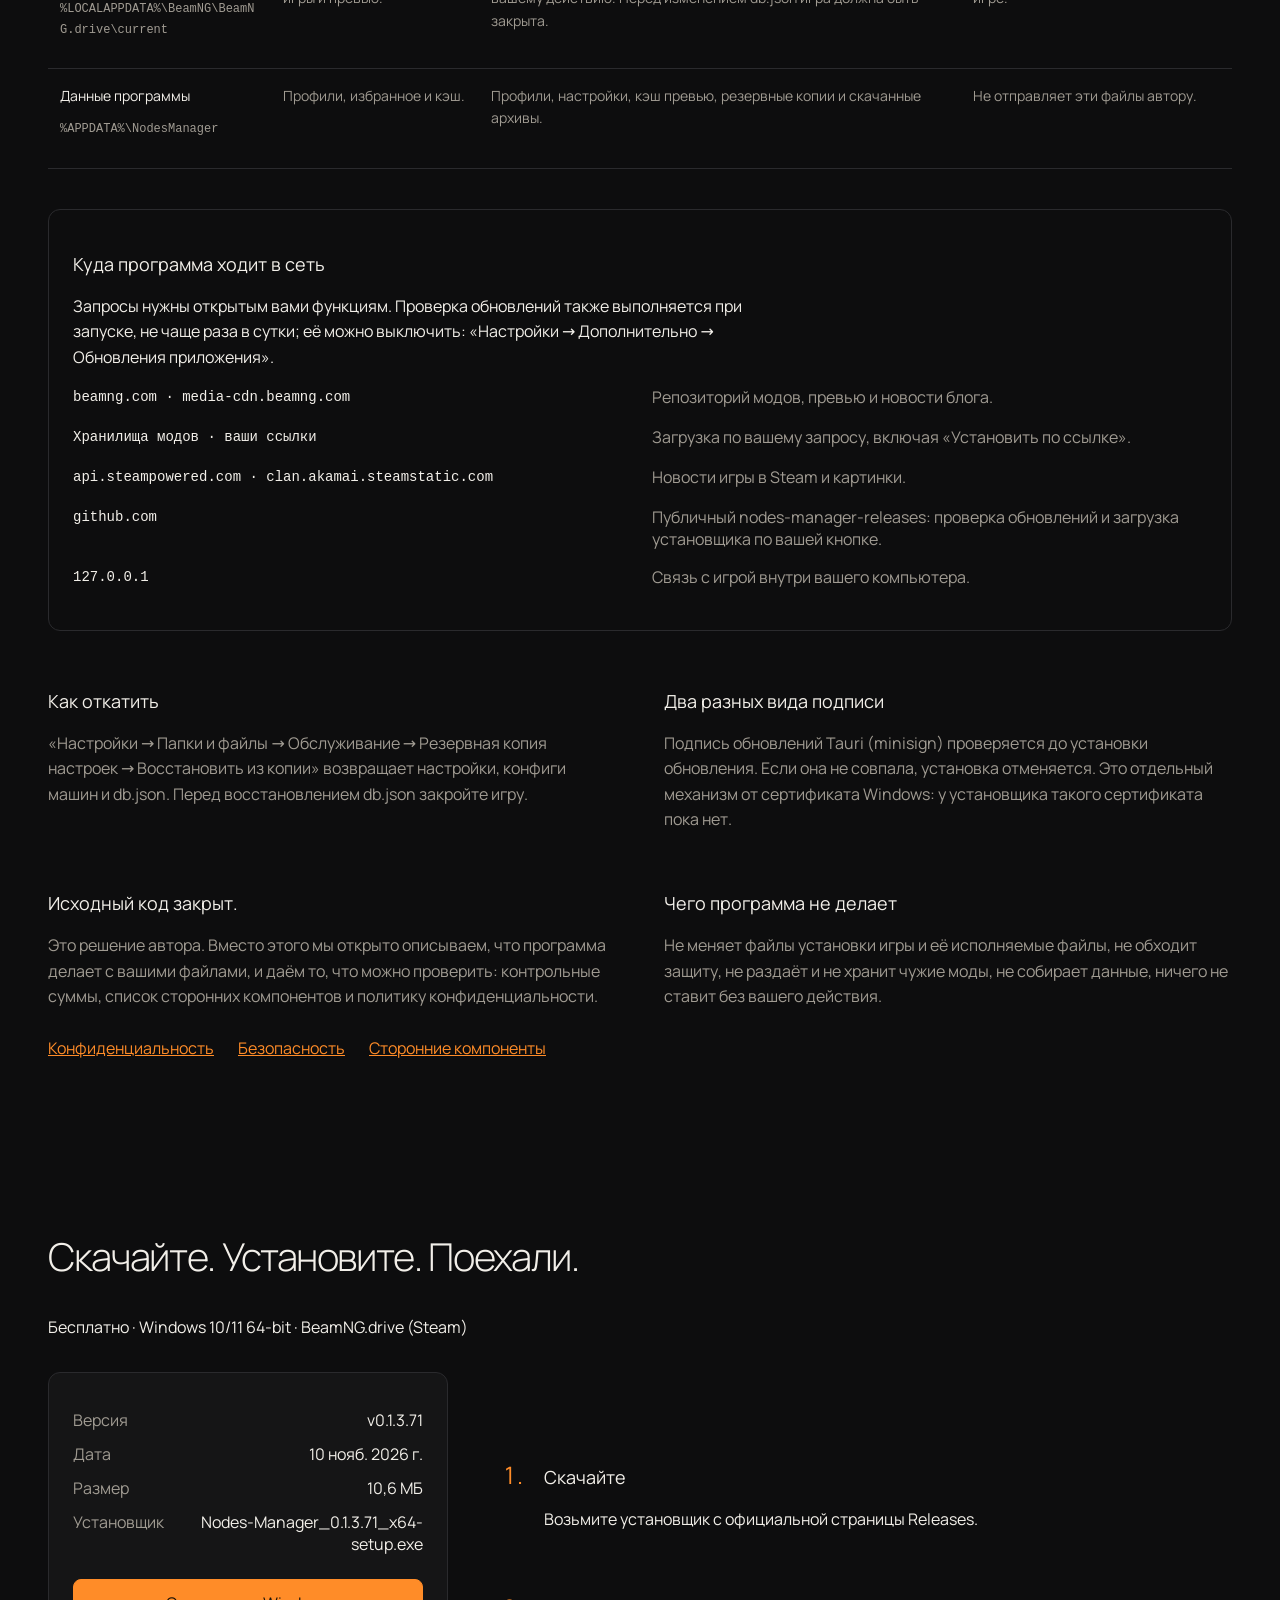
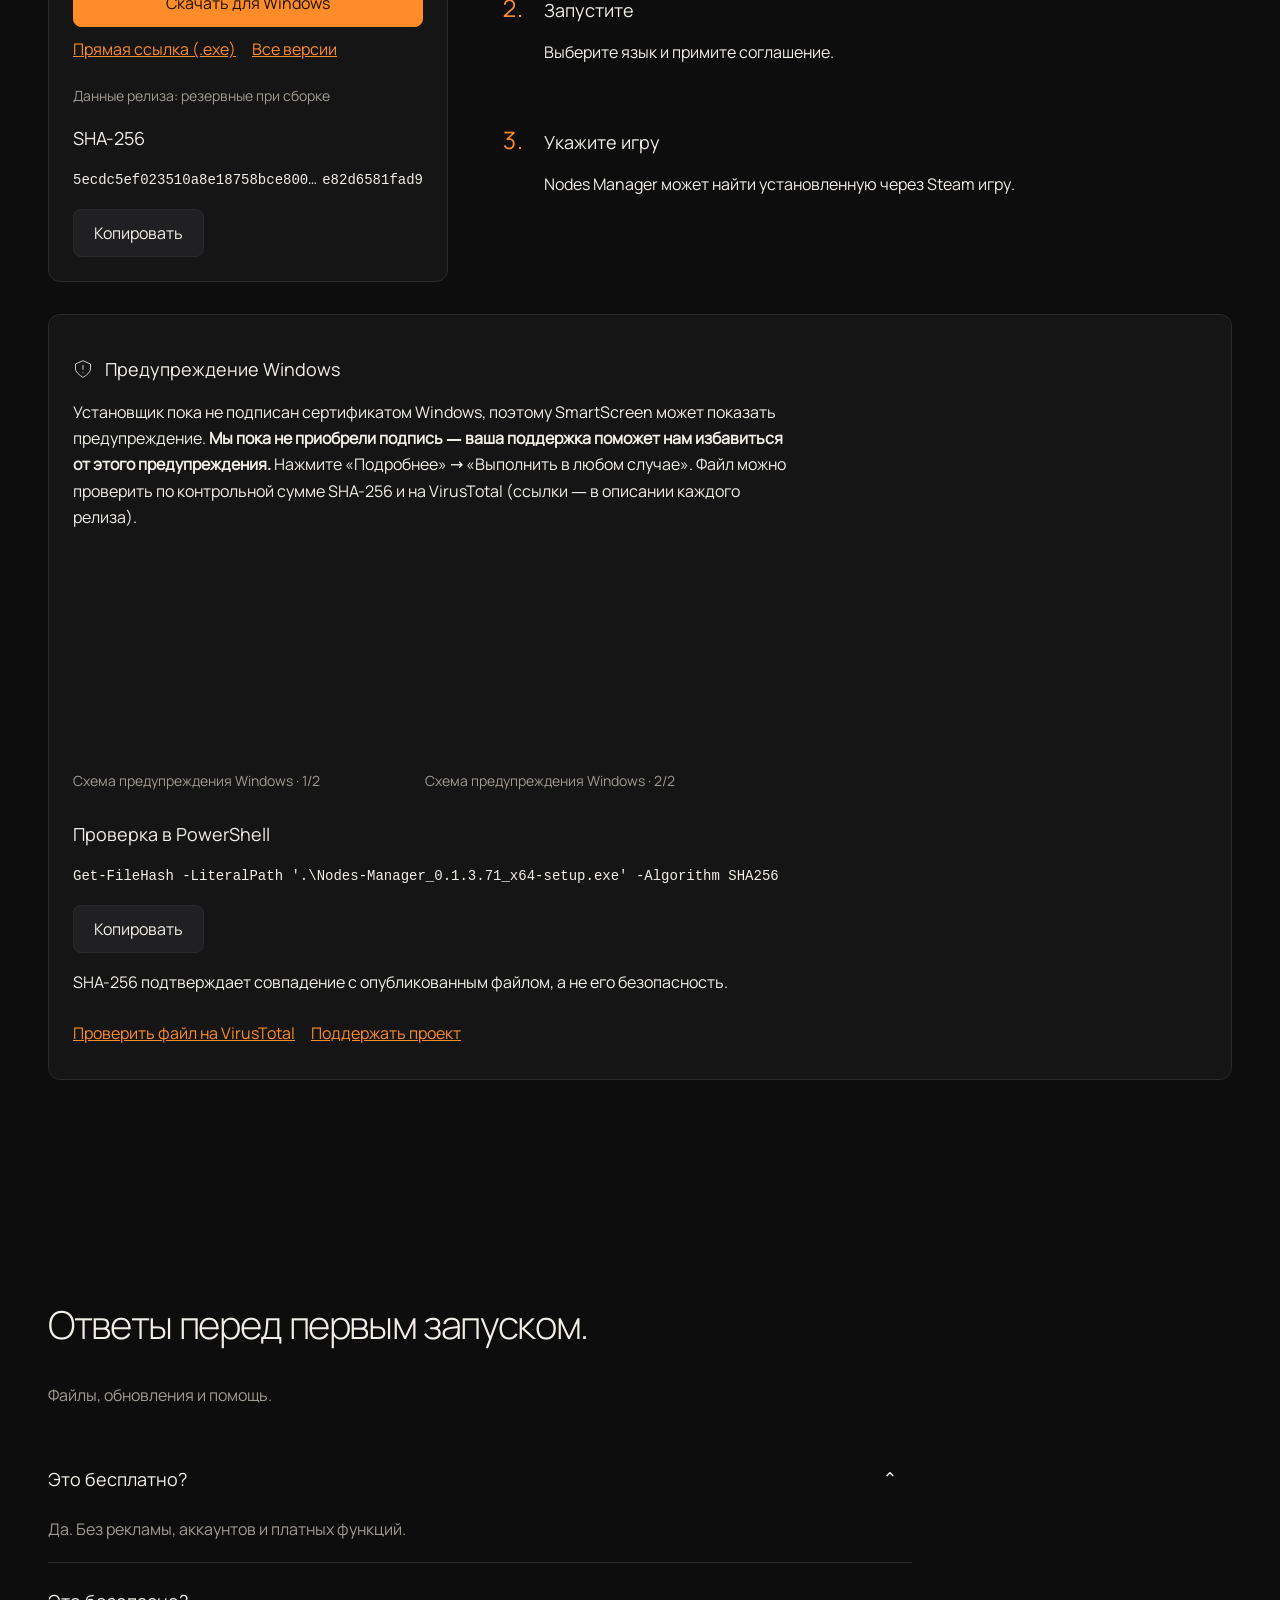
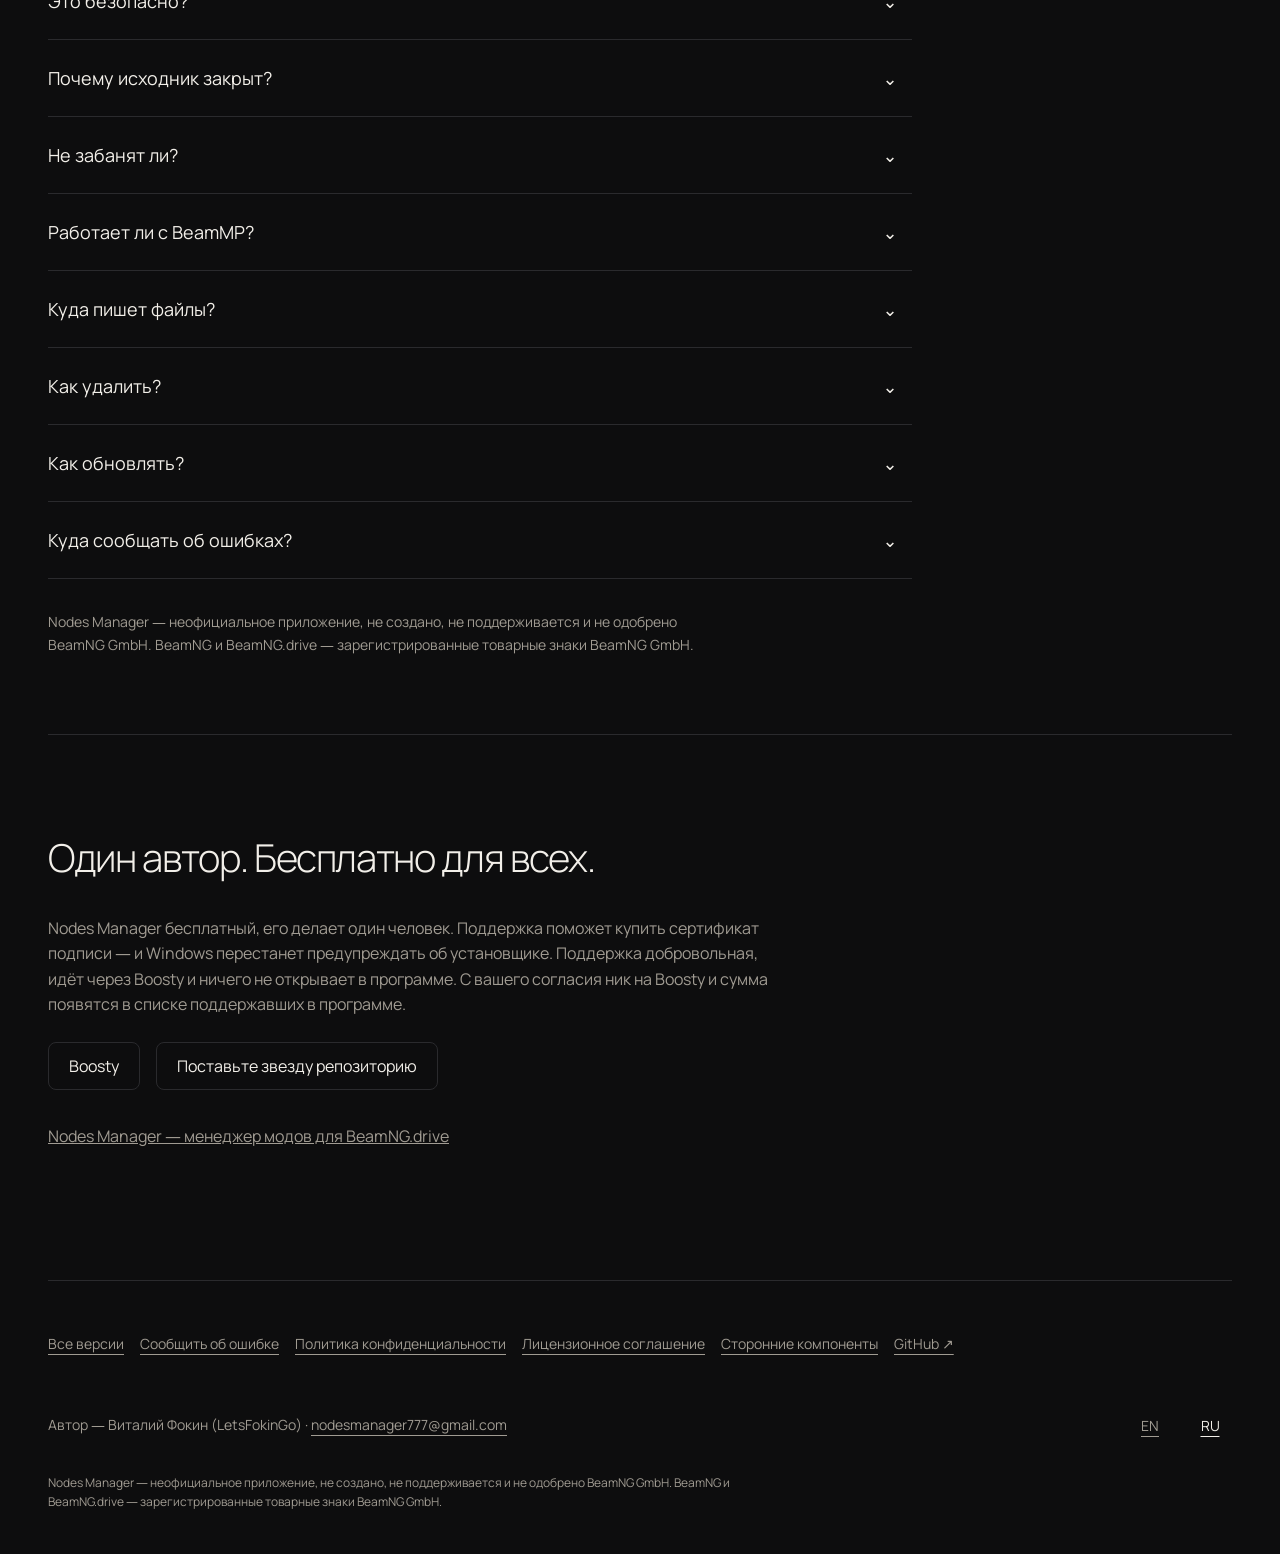
<file: docs/ru/index.html>
<!doctype html><html lang="ru" data-theme="dark"><head><meta charset="utf-8"><meta name="viewport" content="width=device-width,initial-scale=1"><meta http-equiv="Content-Security-Policy" content="default-src 'self'; script-src 'self' 'sha256-uTgfmbn7FGXoy96bZYeI0bR6GrNnktxx2suj7Q6fQDs=' 'sha256-9A7f4Y1oTlVjLqFMtFytS++uTi3t2fS6G6LCJeKeGKo=' 'sha256-Ykt0F3lP0bcC3IFZeD3A0Dn7uWy8Zp9RnVgcKguGkvU=' 'sha256-dsb8VpTjlXf1sYWdNYvM8+AIZsKeEeVSIWb+mZfb7vc=' 'sha256-/XN5VTAbP14J+JHGAMvk3UTkABhptefI3xC0KyIjA3s=' 'sha256-unDRYcnkfFWKJMw+IMRvvn7N8nDpB+WPx8Dh6gQ4egE=' 'sha256-mk64Cf9bHETQ+2a2ot2TjebIW9i3m6h/6tWAA2+RLEs=' 'sha256-jv1nla7p+su2mGbNn3hUzHdIAe5EIAW/7JQGgqMVO+U=' 'sha256-j7lDDXk5+dVk5+b8Q8UMtiyBG5BblTODIp+7RQEUR94=' 'sha256-xYOq+GSn/P5yQxaxc4CUW5OK4Z4XamrzERKVC5PoyGs=' 'sha256-Gj9rhgR9Gf7/WWjAezHhtgqcJjV/pZVrGAXeT+9ghr8='; style-src 'self'; img-src 'self'; font-src 'self'; connect-src https://api.github.com; object-src 'none'; base-uri 'none'; form-action 'none'"><meta name="referrer" content="strict-origin-when-cross-origin"><meta name="color-scheme" content="dark light"><meta name="theme-color" content="#0d0d0e"><title>Nodes Manager — менеджер модов для BeamNG.drive</title><meta name="description" content="Nodes Manager — менеджер модов для BeamNG.drive. Бесплатно · Windows 10/11 · Неофициальное приложение."><link rel="canonical" href="https://letsfokingo.github.io/nodes-manager-releases/ru/"><link rel="alternate" hreflang="en" href="https://letsfokingo.github.io/nodes-manager-releases/"><link rel="alternate" hreflang="ru" href="https://letsfokingo.github.io/nodes-manager-releases/ru/"><link rel="alternate" hreflang="x-default" href="https://letsfokingo.github.io/nodes-manager-releases/"><meta property="og:type" content="website"><meta property="og:title" content="Nodes Manager — менеджер модов для BeamNG.drive"><meta property="og:description" content="Nodes Manager — менеджер модов для BeamNG.drive. Бесплатно · Windows 10/11 · Неофициальное приложение."><meta property="og:url" content="https://letsfokingo.github.io/nodes-manager-releases/ru/"><meta property="og:image" content="https://letsfokingo.github.io/nodes-manager-releases/og/ru.png"><meta property="og:image:width" content="1200"><meta property="og:image:height" content="630"><meta property="og:locale" content="ru_RU"><meta property="og:locale:alternate" content="en_US"><meta name="twitter:card" content="summary_large_image"><link rel="icon" href="../assets/favicon.svg" type="image/svg+xml"><link rel="icon" href="../assets/../favicon.ico" sizes="16x16 32x32 48x48"><link rel="apple-touch-icon" href="../assets/../apple-touch-icon.png"><link rel="manifest" href="../assets/../site.webmanifest"><script>try{document.documentElement.dataset.theme=localStorage.getItem('nm.theme')==='light'?'light':'dark'}catch{}try{var d=document.documentElement,q=location.search;if(/[?&](intro|slow)\b/.test(q)){sessionStorage.removeItem('nm.hero.seen');sessionStorage.removeItem('nm.reveal.seen')}if(sessionStorage.getItem('nm.hero.seen')!=='1'&&!matchMedia('(prefers-reduced-motion: reduce)').matches&&matchMedia('(min-width: 768px)').matches)d.classList.add('boot','greet');if(/[?&]slow\b/.test(q))d.style.setProperty('--ts','6')}catch{}</script><link rel="preload" href="../assets/fonts/manrope-cyrillic-300-normal.woff2" as="font" type="font/woff2" crossorigin><link rel="stylesheet" href="../assets/style.css"><link rel="stylesheet" href="../assets/sections/shell/style.css"><link rel="stylesheet" href="../assets/sections/features/style.css"><link rel="stylesheet" href="../assets/sections/cars/style.css"><link rel="stylesheet" href="../assets/sections/security/style.css"><link rel="stylesheet" href="../assets/sections/download/style.css"><link rel="stylesheet" href="../assets/sections/closing/style.css"><link rel="stylesheet" href="../assets/sections/motion/style.css"><link rel="stylesheet" href="../assets/sections/reveal/style.css"><script type="application/ld+json">{"@context":"https://schema.org","@type":"SoftwareApplication","name":"Nodes Manager","alternateName":"Nodes Manager — менеджер модов для BeamNG.drive","applicationCategory":"UtilitiesApplication","operatingSystem":"Windows 10, Windows 11","downloadUrl":"https://github.com/LetsFokinGo/nodes-manager-releases/releases/latest","inLanguage":["en","ru"],"offers":{"@type":"Offer","price":"0","priceCurrency":"USD"},"softwareVersion":"0.1.3.71","datePublished":"2026-11-10T19:25:47Z","fileSize":"11070902"}</script></head><body><a class="skip" href="#content">К содержимому</a><header><div class="header-inner"><a class="brand" href="./" aria-label="Nodes Manager"><svg class="logo" aria-hidden="true" viewBox="0 0 24 24"><rect width="24" height="24" rx="5" fill="#ff8c28"/><path d="M7 18V6h3l5 8V6h2v12h-3l-5-8v8Z" fill="#1a1208"/></svg><span>Nodes Manager</span></a><div class="shell-desktop-nav"><nav class="shell-nav" aria-label="Основная навигация"><a href="./#features">Возможности</a><a href="./#security">Безопасность</a><a href="./#download">Скачать</a><a href="./#faq">FAQ</a></nav></div><div class="desktop-settings"><button class="shell-sound sound icon-button" data-sound-toggle aria-pressed="true" aria-label="Звук: вкл" title="Звук: вкл"><svg viewBox="0 0 24 24" aria-hidden="true" fill="none" stroke="currentColor"><path d="M3 9h4l5-5v16l-5-5H3zM16 8q5 4 0 8M19 4q9 8 0 16"/></svg></button><button class="theme icon-button" aria-label="Сменить тему"><svg aria-hidden="true" viewBox="0 0 24 24" fill="none" stroke="currentColor" stroke-width="1.5"><circle cx="12" cy="12" r="4"/><path d="M12 1v3m0 16v3M1 12h3m16 0h3M4 4l2 2m12 12 2 2M4 20l2-2M18 6l2-2"/></svg></button><nav class="shell-languages" aria-label="Язык"><a data-shell-language href="../" lang="en" hreflang="en" >EN</a><a data-shell-language href="../ru/" lang="ru" hreflang="ru" aria-current="page">RU</a></nav><a class="github" rel="noopener" href="https://github.com/LetsFokinGo/nodes-manager-releases">GitHub ↗</a></div><a class="header-download button primary download" href="https://github.com/LetsFokinGo/nodes-manager-releases/releases/download/v0.1.3.71/Nodes-Manager_0.1.3.71_x64-setup.exe" rel="noopener"><svg aria-hidden="true" viewBox="0 0 24 24" fill="none" stroke="currentColor" stroke-width="1.5"><path d="M12 3v12m-5-5 5 5 5-5M4 16v5h16v-5"/></svg><span>Скачать</span></a><button class="menu icon-button" aria-label="Меню" aria-haspopup="dialog" aria-controls="settings" aria-expanded="false"><svg aria-hidden="true" viewBox="0 0 24 24" fill="none" stroke="currentColor" stroke-width="1.5"><path d="M4 6h16M4 12h16M4 18h16"/></svg></button></div></header><div class="shell-nojs"><nav class="shell-nav" aria-label="Основная навигация"><a href="./#features">Возможности</a><a href="./#security">Безопасность</a><a href="./#download">Скачать</a><a href="./#faq">FAQ</a></nav><nav class="shell-languages" aria-label="Язык"><a data-shell-language href="../" lang="en" hreflang="en" >EN</a><a data-shell-language href="../ru/" lang="ru" hreflang="ru" aria-current="page">RU</a></nav></div><dialog id="settings"><button class="close icon-button" aria-label="Закрыть">×</button><h2>Меню</h2><nav class="shell-nav" aria-label="Основная навигация"><a href="./#features">Возможности</a><a href="./#security">Безопасность</a><a href="./#download">Скачать</a><a href="./#faq">FAQ</a></nav><div class="shell-menu-settings"><button class="shell-sound sound icon-button" data-sound-toggle aria-pressed="true" aria-label="Звук: вкл" title="Звук: вкл"><svg viewBox="0 0 24 24" aria-hidden="true" fill="none" stroke="currentColor"><path d="M3 9h4l5-5v16l-5-5H3zM16 8q5 4 0 8M19 4q9 8 0 16"/></svg></button><button class="theme icon-button" aria-label="Сменить тему"><svg aria-hidden="true" viewBox="0 0 24 24" fill="none" stroke="currentColor" stroke-width="1.5"><circle cx="12" cy="12" r="4"/><path d="M12 1v3m0 16v3M1 12h3m16 0h3M4 4l2 2m12 12 2 2M4 20l2-2M18 6l2-2"/></svg></button><nav class="shell-languages" aria-label="Язык"><a data-shell-language href="../" lang="en" hreflang="en" >EN</a><a data-shell-language href="../ru/" lang="ru" hreflang="ru" aria-current="page">RU</a></nav><a class="github" rel="noopener" href="https://github.com/LetsFokinGo/nodes-manager-releases">GitHub ↗</a></div></dialog><main id="content" tabindex="-1"><section class="hero" id="top"><div class="beam-grid" aria-hidden="true"></div><div class="intro"><p class="eyebrow">Бесплатно · Windows 10/11 · Неофициальное приложение</p><h1>Nodes Manager</h1><p class="subtitle">менеджер модов для BeamNG.drive®</p><p class="lead">Включайте и выключайте моды в один клик, ставьте их из репозитория beamng.com, находите мод, из-за которого вылетает игра, и начинайте заезд на нужной машине и карте.</p><div class="actions"><a class="button primary download" href="https://github.com/LetsFokinGo/nodes-manager-releases/releases/download/v0.1.3.71/Nodes-Manager_0.1.3.71_x64-setup.exe" rel="noopener"><svg aria-hidden="true" viewBox="0 0 24 24" fill="none" stroke="currentColor" stroke-width="1.5"><path d="M12 3v12m-5-5 5 5 5-5M4 16v5h16v-5"/></svg>Скачать для Windows</a><a class="button how" href="#features">Как это работает</a></div><p class="release-note" data-release-summary>v0.1.3.71 · 10,6 МБ</p><p class="trust">Без аккаунта · Без телеметрии · Не пишет в папку игры</p></div>
 <div class="stage"><section class="app-window" aria-label="Интерактивный предпросмотр приложения"><div class="titlebar" data-frame><svg class="logo" aria-hidden="true" viewBox="0 0 24 24"><rect width="24" height="24" rx="5" fill="#ff8c28"/><path d="M7 18V6h3l5 8V6h2v12h-3l-5-8v8Z" fill="#1a1208"/></svg><strong>Nodes Manager</strong><span class="window-controls" aria-hidden="true">─ □ ×</span></div>
 <div class="tabs" role="tablist" aria-label="Nodes Manager"><button id="tab-play" role="tab" disabled aria-selected="true" aria-controls="panel-play" tabindex="0">Играть</button><button id="tab-mods" role="tab" disabled aria-selected="false" aria-controls="panel-mods" tabindex="-1">Моды<span class="try-dot" title="Попробуйте" aria-hidden="true"></span></button><button id="tab-cars" role="tab" disabled aria-selected="false" aria-controls="panel-cars" tabindex="-1">Машины</button></div>
 <p class="mobile-tabs-note" hidden>Предпросмотр «Играть» и «Машины» доступен на широком экране. На телефоне показаны «Моды».</p><p class="static-note">Статичный предпросмотр · Для интерактивного демо включите JavaScript</p>
 <div class="panels"><section id="panel-play" role="tabpanel" aria-labelledby="tab-play" tabindex="0"><div class="play-cards"><div class="preview-card" data-frame><span class="eyebrow">Машина</span><img src="../assets/cars/previews/etk800-640.webp" width="640" height="360" alt="" decoding="async"><span>ETK 800-Series</span></div><div class="preview-card" data-frame><span class="eyebrow">Карта</span><img class="" src="../assets/map.svg" alt="" width="240" height="120"><span>West Coast, USA</span></div></div><div class="play-bottom"><span class="counter">Моды <b data-count>5</b> / 8</span><button class="button primary play-button" disabled>Играть</button></div><div class="launch-message" hidden><progress max="1" value="0" aria-label="Запуск…"></progress><p>Сейчас запустилась бы BeamNG.drive: ETK 800-Series на «Западном побережье США».</p><a class="download" href="https://github.com/LetsFokinGo/nodes-manager-releases/releases/download/v0.1.3.71/Nodes-Manager_0.1.3.71_x64-setup.exe" rel="noopener">Скачайте, чтобы играть по-настоящему ↗</a></div></section>
 <section id="panel-mods" role="tabpanel" aria-labelledby="tab-mods" tabindex="0" hidden><div class="mods-toolbar"><span class="counter">Моды <b data-count>5</b> / 8</span><label>Профиль: <select id="profile"><option value="demo">Demo</option><option value="circuit">День на треке</option></select></label></div><div class="mod-list"><div class="mod-row"><img class="mod-icon" src="../assets/body-hatch.svg" alt="" width="240" height="120"><span class="mod-name">Demo Hatchback<small>Машина</small></span><button class="switch" role="switch" aria-label="Demo Hatchback" aria-checked="true" data-mod="0"><span></span></button></div><div class="mod-row"><img class="mod-icon" src="../assets/body-sedan.svg" alt="" width="240" height="120"><span class="mod-name">Demo Sedan GT<small>Машина</small></span><button class="switch" role="switch" aria-label="Demo Sedan GT" aria-checked="true" data-mod="1"><span></span></button></div><div class="mod-row"><img class="mod-icon" src="../assets/body-pickup.svg" alt="" width="240" height="120"><span class="mod-name">Demo Pickup<small>Машина</small></span><button class="switch" role="switch" aria-label="Demo Pickup" aria-checked="true" data-mod="2"><span></span></button></div><div class="mod-row"><img class="mod-icon" src="../assets/map.svg" alt="" width="240" height="120"><span class="mod-name">Demo Island<small>Карта</small></span><button class="switch" role="switch" aria-label="Demo Island" aria-checked="true" data-mod="3"><span></span></button></div><div class="mod-row"><img class="mod-icon" src="../assets/map.svg" alt="" width="240" height="120"><span class="mod-name">Demo Canyon Road<small>Карта</small></span><button class="switch" role="switch" aria-label="Demo Canyon Road" aria-checked="true" data-mod="4"><span></span></button></div><div class="mod-row"><span class="mod-icon generic" aria-hidden="true">◇</span><span class="mod-name">Demo Lights<small>Другое</small></span><button class="switch" role="switch" aria-label="Demo Lights" aria-checked="false" data-mod="5"><span></span></button></div><div class="mod-row"><span class="mod-icon generic" aria-hidden="true">◇</span><span class="mod-name">Demo Tire Pack<small>Другое</small></span><button class="switch" role="switch" aria-label="Demo Tire Pack" aria-checked="false" data-mod="6"><span></span></button></div><div class="mod-row"><span class="mod-icon generic" aria-hidden="true">◇</span><span class="mod-name">Demo Skin Pack<small>Раскраска</small></span><button class="switch" role="switch" aria-label="Demo Skin Pack" aria-checked="false" data-mod="7"><span></span></button></div></div></section>
 <section id="panel-cars" role="tabpanel" aria-labelledby="tab-cars" tabindex="0" hidden><div class="car-grid"><div class="car-tile"><img src="../assets/cars/previews/etk800-640.webp" width="640" height="360" alt="" decoding="async"><span>ETK 800-Series</span></div><div class="car-tile"><img src="../assets/cars/previews/etki-640.webp" width="640" height="360" alt="" decoding="async"><span>ETK I-Series</span></div><div class="car-tile"><img src="../assets/cars/previews/covet-640.webp" width="640" height="360" alt="" decoding="async"><span>Ibishu Covet</span></div><div class="car-tile"><img src="../assets/cars/previews/bx-640.webp" width="640" height="360" alt="" decoding="async"><span>Ibishu BX-Series</span></div><div class="car-tile"><img src="../assets/cars/previews/sunburst2-640.webp" width="640" height="360" alt="" decoding="async"><span>Hirochi Sunburst</span></div><div class="car-tile"><img src="../assets/cars/previews/sbr-640.webp" width="640" height="360" alt="" decoding="async"><span>Hirochi SBR4</span></div></div><a class="filter-note hero-filter" href="#cars">Попробовать фильтр машин ↓</a></section></div><div class="status" role="status" aria-live="polite">Готово к запуску · включено модов: 5</div></section><p class="demo-note">Попробуйте окно ниже: переключайте вкладки, включайте моды и выбирайте профиль. Все данные демонстрационные; демо не запускает игру и не читает ваши файлы.</p></div></section><section id="features" class="features-section" aria-labelledby="features-title">
    <p class="features-label">01 / Возможности</p><h2 id="features-title">Возможности</h2><p class="features-lead">Попробуйте привычные действия ещё до установки.</p>
    <div class="features-layout"><ol class="features-list"><li class="features-item" data-feature="0"><h3><button type="button" class="features-select" aria-controls="features-preview" aria-pressed="true">Играть в один клик</button></h3><p>Выберите машину и карту, время суток и трафик — и нажмите «Играть».</p><figure class="features-inline"><img src="../assets/features/play-640.webp" srcset="../assets/features/play-640.webp 640w, ../assets/features/play.webp 1280w" sizes="(min-width:1024px) 700px, (min-width:768px) 44vw, 92vw" width="1280" height="720" loading="lazy" decoding="async" alt="Играть в один клик"><figcaption>Играть в один клик</figcaption></figure></li><li class="features-item" data-feature="1"><h3><button type="button" class="features-select" aria-controls="features-preview" aria-pressed="false">Моды и профили</button></h3><p>Включайте моды, раскладывайте по папкам и меткам, храните наборы в профилях и делитесь кодом.</p><figure class="features-inline"><img src="../assets/features/library-640.webp" srcset="../assets/features/library-640.webp 640w, ../assets/features/library.webp 1280w" sizes="(min-width:1024px) 700px, (min-width:768px) 44vw, 92vw" width="1280" height="720" loading="lazy" decoding="async" alt="Моды и профили"><figcaption>Моды и профили</figcaption></figure></li><li class="features-item" data-feature="2"><h3><button type="button" class="features-select" aria-controls="features-preview" aria-pressed="false">Репозиторий beamng.com</button></h3><p>Смотрите официальный репозиторий и ставьте моды одной кнопкой. Файлы — прямо с beamng.com.</p><figure class="features-inline"><img src="../assets/features/repo-640.webp" srcset="../assets/features/repo-640.webp 640w, ../assets/features/repo.webp 1280w" sizes="(min-width:1024px) 700px, (min-width:768px) 44vw, 92vw" width="1280" height="720" loading="lazy" decoding="async" alt="Репозиторий beamng.com"><figcaption>Репозиторий beamng.com · моды в кадре выдуманы для демонстрации</figcaption></figure></li><li class="features-item" data-feature="3"><h3><button type="button" class="features-select" aria-controls="features-preview" aria-pressed="false">Каталог машин и карт</button></h3><p>Все машины и карты с превью, классами D–X и фильтрами вроде power&gt;400 country:japan.</p><a class="features-try" href="#cars">Попробовать фильтр ↓</a><figure class="features-inline"><img src="../assets/features/cars-640.webp" srcset="../assets/features/cars-640.webp 640w, ../assets/features/cars.webp 1280w" sizes="(min-width:1024px) 700px, (min-width:768px) 44vw, 92vw" width="1280" height="720" loading="lazy" decoding="async" alt="Каталог машин и карт"><figcaption>Каталог машин и карт</figcaption></figure></li><li class="features-item" data-feature="4"><h3><button type="button" class="features-select" aria-controls="features-preview" aria-pressed="false">Шоурум</button></h3><p>Рассмотрите любую машину в 3D, примерьте раскраски, сделайте снимки.</p><figure class="features-inline"><img src="../assets/features/showroom-640.webp" srcset="../assets/features/showroom-640.webp 640w, ../assets/features/showroom.webp 1280w" sizes="(min-width:1024px) 700px, (min-width:768px) 44vw, 92vw" width="1280" height="720" loading="lazy" decoding="async" alt="Шоурум"><figcaption>Шоурум</figcaption></figure></li><li class="features-item" data-feature="5"><h3><button type="button" class="features-select" aria-controls="features-preview" aria-pressed="false">Найти виновный мод</button></h3><p>Игра вылетела? Мастер проверит моды по очереди и найдёт тот, что ломает загрузку.</p><figure class="features-inline"><img src="../assets/features/culprit-640.webp" srcset="../assets/features/culprit-640.webp 640w, ../assets/features/culprit.webp 1280w" sizes="(min-width:1024px) 700px, (min-width:768px) 44vw, 92vw" width="1280" height="720" loading="lazy" decoding="async" alt="Найти виновный мод"><figcaption>Найти виновный мод</figcaption></figure></li></ol>
    <figure id="features-preview" class="features-preview" hidden><div class="features-frame"><img src="../assets/features/play-640.webp" srcset="../assets/features/play-640.webp 640w, ../assets/features/play.webp 1280w" sizes="(min-width:1024px) 700px, (min-width:768px) 44vw, 92vw" width="1280" height="720" loading="lazy" decoding="async" alt="Играть в один клик"></div><figcaption aria-live="polite" aria-atomic="true">Играть в один клик</figcaption><p>Наведение или фокус меняет предпросмотр.</p></figure></div>
    <div class="features-also"><span>А ещё:</span><ul><li>Настройки игры с подсказками «−N % к/с»</li><li>Пресеты управления</li><li>Медиа, сессии и рекорды</li><li><details class="features-workshop"><summary>Мастерская для моддеров</summary><figure><img src="../assets/features/workshop-640.webp" srcset="../assets/features/workshop-640.webp 640w, ../assets/features/workshop.webp 1280w" sizes="(min-width:1024px) 700px, (min-width:768px) 44vw, 92vw" width="1280" height="720" loading="lazy" decoding="async" alt="Мастерская"><figcaption>Мастерская</figcaption></figure></details></li><li>Тёмная и светлая темы</li><li>Русский и английский</li></ul></div>
    <script type="application/json" class="features-messages">{"label":"01 / Возможности","title":"Возможности","lead":"Попробуйте привычные действия ещё до установки.","items":[["Играть в один клик","Выберите машину и карту, время суток и трафик — и нажмите «Играть»."],["Моды и профили","Включайте моды, раскладывайте по папкам и меткам, храните наборы в профилях и делитесь кодом."],["Репозиторий beamng.com","Смотрите официальный репозиторий и ставьте моды одной кнопкой. Файлы — прямо с beamng.com."],["Каталог машин и карт","Все машины и карты с превью, классами D–X и фильтрами вроде power>400 country:japan."],["Шоурум","Рассмотрите любую машину в 3D, примерьте раскраски, сделайте снимки."],["Найти виновный мод","Игра вылетела? Мастер проверит моды по очереди и найдёт тот, что ломает загрузку."]],"also":"А ещё","extras":["Настройки игры с подсказками «−N % к/с»","Пресеты управления","Медиа, сессии и рекорды","Мастерская для моддеров","Тёмная и светлая темы","Русский и английский"],"try":"Попробовать фильтр ↓","repository":"Репозиторий beamng.com · моды в кадре выдуманы для демонстрации","hint":"Наведение или фокус меняет предпросмотр.","workshop":"Мастерская"}</script>
  </section><section id="cars" class="cars-section" aria-labelledby="cars-title"><p class="cars-label">02 / Фильтр машин</p><h2 id="cars-title">Настоящие машины</h2><p class="cars-lead">Подберите подходящую машину с помощью фильтров из приложения</p>
  <div class="cars-controls"><label for="cars-query" class="cars-sr">Запрос машин</label><div class="cars-search"><div class="cars-input-wrap"><pre class="cars-highlight" aria-hidden="true"></pre><input id="cars-query" class="cars-input" type="text" role="combobox" aria-autocomplete="list" aria-expanded="false" aria-controls="cars-suggestions" aria-describedby="cars-hint cars-diagnostic" autocomplete="off" spellcheck="false" placeholder="Мощность больше 400 л. с. · Япония" disabled></div><button type="button" class="cars-help" aria-label="Синтаксис фильтра" aria-expanded="true" aria-controls="cars-syntax" disabled>?</button></div><ul id="cars-suggestions" class="cars-suggestions" role="listbox" aria-label="Синтаксис фильтра" hidden></ul>
  <p id="cars-diagnostic" class="cars-diagnostic" hidden></p><div class="cars-chips"><button type="button" class="cars-chip" data-nm-sound="chip" data-query="power&gt;400 country:japan" data-local-query="мощность&gt;400 страна:япония" disabled>Мощность больше 400 л. с. · Япония</button><button type="button" class="cars-chip" data-nm-sound="chip" data-query="class&gt;=S drive:awd" data-local-query="класс&gt;=S привод:полный" disabled>Класс S и выше · Полный привод</button><button type="button" class="cars-chip" data-nm-sound="chip" data-query="body:pickup weight&lt;2000" data-local-query="кузов:pickup масса&lt;2000" disabled>Пикапы легче 2 т</button><button type="button" class="cars-chip" data-nm-sound="chip" data-query="year:1970-1989 -class:D" data-local-query="год:1970-1989 -класс:D" disabled>1970–1989 · кроме D</button><button type="button" class="cars-chip" data-nm-sound="chip" data-query="power&gt;=300 drive:rwd" data-local-query="мощность&gt;=300 привод:задний" disabled>От 300 л. с. · Задний привод</button></div></div>
  <p class="cars-nojs">Включите JavaScript для фильтра. Ниже показаны все 12 машин.</p><div class="cars-count-row"><p class="cars-count">12 из 12 машин</p><span class="cars-sr cars-announcement" aria-live="polite" aria-atomic="true"></span><button type="button" class="cars-clear" hidden>Очистить</button></div>
  <div class="cars-grid"><article class="cars-card" data-car="etk800"><div class="cars-visual"><svg class="cars-body" viewBox="0 0 240 120" aria-hidden="true" focusable="false"><use href="../assets/cars/bodies.svg#wagon"></use></svg><img class="cars-preview" src="../assets/cars/previews/etk800-640.webp" width="640" height="360" loading="lazy" decoding="async" alt="ETK 800-Series"></div><h3>ETK 800-Series</h3><p class="cars-meta">2013–2018 · <img class="cars-flag" src="../assets/cars/flags/de.svg" width="18" height="12" loading="lazy" decoding="async" alt=""> Германия</p><p class="cars-performance"><span class="cars-class">B</span> / <span class="cars-power">192</span> л. с.</p><p class="cars-config"><span class="cars-config-label" hidden>Конфигурация:</span> <span class="cars-config-name">Выбранная конфигурация</span></p></article><article class="cars-card" data-car="etki"><div class="cars-visual"><svg class="cars-body" viewBox="0 0 240 120" aria-hidden="true" focusable="false"><use href="../assets/cars/bodies.svg#sedan"></use></svg><img class="cars-preview" src="../assets/cars/previews/etki-640.webp" width="640" height="360" loading="lazy" decoding="async" alt="ETK I-Series"></div><h3>ETK I-Series</h3><p class="cars-meta">1985–1989 · <img class="cars-flag" src="../assets/cars/flags/de.svg" width="18" height="12" loading="lazy" decoding="async" alt=""> Германия</p><p class="cars-performance"><span class="cars-class">C</span> / <span class="cars-power">140</span> л. с.</p><p class="cars-config"><span class="cars-config-label" hidden>Конфигурация:</span> <span class="cars-config-name">Выбранная конфигурация</span></p></article><article class="cars-card" data-car="covet"><div class="cars-visual"><svg class="cars-body" viewBox="0 0 240 120" aria-hidden="true" focusable="false"><use href="../assets/cars/bodies.svg#hatch"></use></svg><img class="cars-preview" src="../assets/cars/previews/covet-640.webp" width="640" height="360" loading="lazy" decoding="async" alt="Ibishu Covet"></div><h3>Ibishu Covet</h3><p class="cars-meta">1986–1992 · <img class="cars-flag" src="../assets/cars/flags/jp.svg" width="18" height="12" loading="lazy" decoding="async" alt=""> Япония</p><p class="cars-performance"><span class="cars-class">C</span> / <span class="cars-power">89</span> л. с.</p><p class="cars-config"><span class="cars-config-label" hidden>Конфигурация:</span> <span class="cars-config-name">Выбранная конфигурация</span></p></article><article class="cars-card" data-car="bx"><div class="cars-visual"><svg class="cars-body" viewBox="0 0 240 120" aria-hidden="true" focusable="false"><use href="../assets/cars/bodies.svg#coupe"></use></svg><img class="cars-preview" src="../assets/cars/previews/bx-640.webp" width="640" height="360" loading="lazy" decoding="async" alt="Ibishu BX-Series"></div><h3>Ibishu BX-Series</h3><p class="cars-meta">1990–1994 · <img class="cars-flag" src="../assets/cars/flags/jp.svg" width="18" height="12" loading="lazy" decoding="async" alt=""> Япония</p><p class="cars-performance"><span class="cars-class">B</span> / <span class="cars-power">145</span> л. с.</p><p class="cars-config"><span class="cars-config-label" hidden>Конфигурация:</span> <span class="cars-config-name">Выбранная конфигурация</span></p></article><article class="cars-card" data-car="sunburst2"><div class="cars-visual"><svg class="cars-body" viewBox="0 0 240 120" aria-hidden="true" focusable="false"><use href="../assets/cars/bodies.svg#wagon"></use></svg><img class="cars-preview" src="../assets/cars/previews/sunburst2-640.webp" width="640" height="360" loading="lazy" decoding="async" alt="Hirochi Sunburst"></div><h3>Hirochi Sunburst</h3><p class="cars-meta">2009–2014 · <img class="cars-flag" src="../assets/cars/flags/jp.svg" width="18" height="12" loading="lazy" decoding="async" alt=""> Япония</p><p class="cars-performance"><span class="cars-class">A</span> / <span class="cars-power">276</span> л. с.</p><p class="cars-config"><span class="cars-config-label" hidden>Конфигурация:</span> <span class="cars-config-name">Выбранная конфигурация</span></p></article><article class="cars-card" data-car="sbr"><div class="cars-visual"><svg class="cars-body" viewBox="0 0 240 120" aria-hidden="true" focusable="false"><use href="../assets/cars/bodies.svg#wagon"></use></svg><img class="cars-preview" src="../assets/cars/previews/sbr-640.webp" width="640" height="360" loading="lazy" decoding="async" alt="Hirochi SBR4"></div><h3>Hirochi SBR4</h3><p class="cars-meta">2013–2020 · <img class="cars-flag" src="../assets/cars/flags/jp.svg" width="18" height="12" loading="lazy" decoding="async" alt=""> Япония</p><p class="cars-performance"><span class="cars-class">S</span> / <span class="cars-power">454</span> л. с.</p><p class="cars-config"><span class="cars-config-label" hidden>Конфигурация:</span> <span class="cars-config-name">Выбранная конфигурация</span></p></article><article class="cars-card" data-car="pickup"><div class="cars-visual"><svg class="cars-body" viewBox="0 0 240 120" aria-hidden="true" focusable="false"><use href="../assets/cars/bodies.svg#pickup"></use></svg><img class="cars-preview" src="../assets/cars/previews/pickup-640.webp" width="640" height="360" loading="lazy" decoding="async" alt="Gavril D-Series"></div><h3>Gavril D-Series</h3><p class="cars-meta">1992–1997 · <img class="cars-flag" src="../assets/cars/flags/us.svg" width="18" height="12" loading="lazy" decoding="async" alt=""> США</p><p class="cars-performance"><span class="cars-class">C</span> / <span class="cars-power">197</span> л. с.</p><p class="cars-config"><span class="cars-config-label" hidden>Конфигурация:</span> <span class="cars-config-name">Выбранная конфигурация</span></p></article><article class="cars-card" data-car="moonhawk"><div class="cars-visual"><svg class="cars-body" viewBox="0 0 240 120" aria-hidden="true" focusable="false"><use href="../assets/cars/bodies.svg#coupe"></use></svg><img class="cars-preview" src="../assets/cars/previews/moonhawk-640.webp" width="640" height="360" loading="lazy" decoding="async" alt="Bruckell Moonhawk"></div><h3>Bruckell Moonhawk</h3><p class="cars-meta">1973–1975 · <img class="cars-flag" src="../assets/cars/flags/us.svg" width="18" height="12" loading="lazy" decoding="async" alt=""> США</p><p class="cars-performance"><span class="cars-class">C</span> / <span class="cars-power">190</span> л. с.</p><p class="cars-config"><span class="cars-config-label" hidden>Конфигурация:</span> <span class="cars-config-name">Выбранная конфигурация</span></p></article><article class="cars-card" data-car="barstow"><div class="cars-visual"><svg class="cars-body" viewBox="0 0 240 120" aria-hidden="true" focusable="false"><use href="../assets/cars/bodies.svg#coupe"></use></svg><img class="cars-preview" src="../assets/cars/previews/barstow-640.webp" width="640" height="360" loading="lazy" decoding="async" alt="Gavril Barstow"></div><h3>Gavril Barstow</h3><p class="cars-meta">1969–1971 · <img class="cars-flag" src="../assets/cars/flags/us.svg" width="18" height="12" loading="lazy" decoding="async" alt=""> США</p><p class="cars-performance"><span class="cars-class">B</span> / <span class="cars-power">194</span> л. с.</p><p class="cars-config"><span class="cars-config-label" hidden>Конфигурация:</span> <span class="cars-config-name">Выбранная конфигурация</span></p></article><article class="cars-card" data-car="pigeon"><div class="cars-visual"><svg class="cars-body" viewBox="0 0 240 120" aria-hidden="true" focusable="false"><use href="../assets/cars/bodies.svg#pickup"></use></svg><img class="cars-preview" src="../assets/cars/previews/pigeon-640.webp" width="640" height="360" loading="lazy" decoding="async" alt="Ibishu Pigeon"></div><h3>Ibishu Pigeon</h3><p class="cars-meta">1980–1989 · <img class="cars-flag" src="../assets/cars/flags/jp.svg" width="18" height="12" loading="lazy" decoding="async" alt=""> Япония</p><p class="cars-performance"><span class="cars-class">D</span> / <span class="cars-power">31</span> л. с.</p><p class="cars-config"><span class="cars-config-label" hidden>Конфигурация:</span> <span class="cars-config-name">Выбранная конфигурация</span></p></article><article class="cars-card" data-car="scintilla"><div class="cars-visual"><svg class="cars-body" viewBox="0 0 240 120" aria-hidden="true" focusable="false"><use href="../assets/cars/bodies.svg#coupe"></use></svg><img class="cars-preview" src="../assets/cars/previews/scintilla-640.webp" width="640" height="360" loading="lazy" decoding="async" alt="Civetta Scintilla"></div><h3>Civetta Scintilla</h3><p class="cars-meta">2020–2022 · <img class="cars-flag" src="../assets/cars/flags/it.svg" width="18" height="12" loading="lazy" decoding="async" alt=""> Италия</p><p class="cars-performance"><span class="cars-class">X</span> / <span class="cars-power">661</span> л. с.</p><p class="cars-config"><span class="cars-config-label" hidden>Конфигурация:</span> <span class="cars-config-name">Выбранная конфигурация</span></p></article><article class="cars-card" data-car="vivace"><div class="cars-visual"><svg class="cars-body" viewBox="0 0 240 120" aria-hidden="true" focusable="false"><use href="../assets/cars/bodies.svg#hatch"></use></svg><img class="cars-preview" src="../assets/cars/previews/vivace-640.webp" width="640" height="360" loading="lazy" decoding="async" alt="Cherrier FCV"></div><h3>Cherrier FCV</h3><p class="cars-meta">2020–2024 · <img class="cars-flag" src="../assets/cars/flags/fr.svg" width="18" height="12" loading="lazy" decoding="async" alt=""> Франция</p><p class="cars-performance"><span class="cars-class">S</span> / <span class="cars-power">409</span> л. с.</p><p class="cars-config"><span class="cars-config-label" hidden>Конфигурация:</span> <span class="cars-config-name">Выбранная конфигурация</span></p></article></div>
  <p class="cars-empty" hidden>Ничего не нашлось. Попробуйте снизить мощность или класс.</p><p class="cars-note">Стоковые превью BeamNG.drive показывают базовую конфигурацию каждой модели. Фильтр меняет характеристики, а не изображение. Названия, изображения и характеристики машин принадлежат BeamNG GmbH и показаны только для иллюстрации работы программы.</p><p class="cars-note">Выборка 2–3 стоковых конфигураций на машину; значения взяты из игровых метаданных. Показана самая мощная подходящая конфигурация.</p>
  <div id="cars-syntax" class="cars-syntax"><p id="cars-hint">Пробел или & — И · Минус перед условием — НЕ · Все условия должны совпасть у одной конфигурации.</p><table><caption>Синтаксис фильтра</caption><thead><tr><th scope="col">Ключ</th><th scope="col">Значение</th></tr></thead><tbody><tr><th scope="row"><code>power / hp / bhp / мощность</code></th><td>Мощность (л. с., кВт)</td></tr><tr><th scope="row"><code>weight / mass / вес / масса</code></th><td>Масса (кг, т)</td></tr><tr><th scope="row"><code>year / years / год / годы</code></th><td>Годы выпуска</td></tr><tr><th scope="row"><code>country / страна</code></th><td>Страна (код или название)</td></tr><tr><th scope="row"><code>class / класс</code></th><td>Класс: D < C < B < A < S < X</td></tr><tr><th scope="row"><code>drive / drivetrain / привод</code></th><td>Привод</td></tr><tr><th scope="row"><code>body / кузов</code></th><td>Кузов</td></tr><tr><th scope="row"><code>brand / марка / бренд</code></th><td>Марка</td></tr></tbody></table><p><code>: = &lt; &gt; &lt;= &gt;=</code> · <code>мощность&gt;220квт &amp; -привод:fwd</code></p></div>
  <script type="application/json" class="cars-data">[{"id":"etk800","name":"ETK 800-Series","brand":"ETK","country":"de","countryName":{"en":"Germany","ru":"Германия"},"yearsMin":2013,"yearsMax":2018,"bodyStyle":"Wagon","perfClass":"B","configs":[{"name":"854_190d_A","power":192,"weight":1646,"drivetrain":"RWD","perfClass":"B","title":{"en":"854 190d (A)","ru":"Выбранная конфигурация"}},{"name":"846_ttSport_custom_DCT","power":709,"weight":1621,"drivetrain":"RWD","perfClass":"X","title":{"en":"Knallhart (DCT)","ru":"Выбранная конфигурация"}},{"name":"844_150_A","power":152,"weight":1491,"drivetrain":"RWD","perfClass":"B","title":{"en":"844 150 (A)","ru":"Выбранная конфигурация"}}],"preview":{"id":"etk800","name":"ETK 800-Series","archive":"content/vehicles/etk800.zip","source":"vehicles/etk800/854_190d_A.jpg","config":"854_190d_A","file":"etk800-640.webp","width":640,"height":360,"titles":{"854_190d_A":{"en":"854 190d (A)","ru":"Выбранная конфигурация"},"846_ttSport_custom_DCT":{"en":"Knallhart (DCT)","ru":"Выбранная конфигурация"},"844_150_A":{"en":"844 150 (A)","ru":"Выбранная конфигурация"}}}},{"id":"etki","name":"ETK I-Series","brand":"ETK","country":"de","countryName":{"en":"Germany","ru":"Германия"},"yearsMin":1985,"yearsMax":1989,"bodyStyle":"Sedan","perfClass":"C","configs":[{"name":"2400i_M","power":140,"weight":1491,"drivetrain":"RWD","perfClass":"C","title":{"en":"2400i (M)","ru":"Выбранная конфигурация"}},{"name":"cool","power":529,"weight":1566,"drivetrain":"AWD","perfClass":"S","title":{"en":"Knallhart (M)","ru":"Выбранная конфигурация"}},{"name":"2400i_A","power":140,"weight":1491,"drivetrain":"RWD","perfClass":"C","title":{"en":"2400i (A)","ru":"Выбранная конфигурация"}}],"preview":{"id":"etki","name":"ETK I-Series","archive":"content/vehicles/etki.zip","source":"vehicles/etki/2400i_M.jpg","config":"2400i_M","file":"etki-640.webp","width":640,"height":360,"titles":{"2400i_M":{"en":"2400i (M)","ru":"Выбранная конфигурация"},"cool":{"en":"Knallhart (M)","ru":"Выбранная конфигурация"},"2400i_A":{"en":"2400i (A)","ru":"Выбранная конфигурация"}}}},{"id":"covet","name":"Ibishu Covet","brand":"Ibishu","country":"jp","countryName":{"en":"Japan","ru":"Япония"},"yearsMin":1986,"yearsMax":1992,"bodyStyle":"Hatchback","perfClass":"C","configs":[{"name":"DXi_M","power":89,"weight":1051,"drivetrain":"FWD","perfClass":"C","title":{"en":"1.5 DXi (M)","ru":"Выбранная конфигурация"}},{"name":"drag","power":1152,"weight":1116,"drivetrain":"FWD","perfClass":"S","title":{"en":"Drag (Sequential)","ru":"Выбранная конфигурация"}},{"name":"pointless","power":87,"weight":976,"drivetrain":"FWD","perfClass":"C","title":{"en":"The Pointless (M)","ru":"Выбранная конфигурация"}}],"preview":{"id":"covet","name":"Ibishu Covet","archive":"content/vehicles/covet.zip","source":"vehicles/covet/DXi_M.jpg","config":"DXi_M","file":"covet-640.webp","width":640,"height":360,"titles":{"DXi_M":{"en":"1.5 DXi (M)","ru":"Выбранная конфигурация"},"drag":{"en":"Drag (Sequential)","ru":"Выбранная конфигурация"},"pointless":{"en":"The Pointless (M)","ru":"Выбранная конфигурация"}}}},{"id":"bx","name":"Ibishu BX-Series","brand":"Ibishu","country":"jp","countryName":{"en":"Japan","ru":"Япония"},"yearsMin":1990,"yearsMax":1994,"bodyStyle":"Coupe","perfClass":"B","configs":[{"name":"200bx_type_l_M","power":145,"weight":1291,"drivetrain":"RWD","perfClass":"B","title":{"en":"200BX Type-L (M)","ru":"Выбранная конфигурация"}},{"name":"drag_A","power":1316,"weight":1236,"drivetrain":"RWD","perfClass":"X","title":{"en":"Drag (A)","ru":"Выбранная конфигурация"}},{"name":"track_M","power":400,"weight":1206,"drivetrain":"RWD","perfClass":"A","title":{"en":"Track (M)","ru":"Выбранная конфигурация"}}],"preview":{"id":"bx","name":"Ibishu BX-Series","archive":"content/vehicles/bx.zip","source":"vehicles/bx/200bx_type_l_M.jpg","config":"200bx_type_l_M","file":"bx-640.webp","width":640,"height":360,"titles":{"200bx_type_l_M":{"en":"200BX Type-L (M)","ru":"Выбранная конфигурация"},"drag_A":{"en":"Drag (A)","ru":"Выбранная конфигурация"},"track_M":{"en":"Track (M)","ru":"Выбранная конфигурация"}}}},{"id":"sunburst2","name":"Hirochi Sunburst","brand":"Hirochi","country":"jp","countryName":{"en":"Japan","ru":"Япония"},"yearsMin":2009,"yearsMax":2014,"bodyStyle":"Wagon","perfClass":"A","configs":[{"name":"sport_RS_wagon_DCT","power":276,"weight":1416,"drivetrain":"AWD","perfClass":"A","title":{"en":"2.5 Sport RS AWD Wagon (DCT)","ru":"Выбранная конфигурация"}},{"name":"track_attack","power":611,"weight":1301,"drivetrain":"AWD","perfClass":"X","title":{"en":"Track Attack (Sequential)","ru":"Выбранная конфигурация"}},{"name":"trackday_M","power":373,"weight":1286,"drivetrain":"AWD","perfClass":"S","title":{"en":"Trackday (M)","ru":"Выбранная конфигурация"}}],"preview":{"id":"sunburst2","name":"Hirochi Sunburst","archive":"content/vehicles/sunburst2.zip","source":"vehicles/sunburst2/sport_RS_wagon_DCT.jpg","config":"sport_RS_wagon_DCT","file":"sunburst2-640.webp","width":640,"height":360,"titles":{"sport_RS_wagon_DCT":{"en":"2.5 Sport RS AWD Wagon (DCT)","ru":"Выбранная конфигурация"},"track_attack":{"en":"Track Attack (Sequential)","ru":"Выбранная конфигурация"},"trackday_M":{"en":"Trackday (M)","ru":"Выбранная конфигурация"}}}},{"id":"sbr","name":"Hirochi SBR4","brand":"Hirochi","country":"jp","countryName":{"en":"Japan","ru":"Япония"},"yearsMin":2013,"yearsMax":2020,"bodyStyle":"Shooting Brake","perfClass":"S","configs":[{"name":"TT_AWD_S2_DCT","power":454,"weight":1516,"drivetrain":"AWD","perfClass":"S","title":{"en":"AWD TT S2 (DCT)","ru":"Выбранная конфигурация"}},{"name":"hillclimb","power":811,"weight":1496,"drivetrain":"AWD","perfClass":"X","title":{"en":"Hillclimb - Asphalt (DCT)","ru":"Выбранная конфигурация"}},{"name":"track","power":484,"weight":1456,"drivetrain":"RWD","perfClass":"S","title":{"en":"Track (Sequential)","ru":"Выбранная конфигурация"}}],"preview":{"id":"sbr","name":"Hirochi SBR4","archive":"content/vehicles/sbr.zip","source":"vehicles/sbr/TT_AWD_S2_DCT.jpg","config":"TT_AWD_S2_DCT","file":"sbr-640.webp","width":640,"height":360,"titles":{"TT_AWD_S2_DCT":{"en":"AWD TT S2 (DCT)","ru":"Выбранная конфигурация"},"hillclimb":{"en":"Hillclimb - Asphalt (DCT)","ru":"Выбранная конфигурация"},"track":{"en":"Track (Sequential)","ru":"Выбранная конфигурация"}}}},{"id":"pickup","name":"Gavril D-Series","brand":"Gavril","country":"us","countryName":{"en":"United States","ru":"США"},"yearsMin":1992,"yearsMax":1997,"bodyStyle":"Pickup","perfClass":"C","configs":[{"name":"d15_4wd_A","power":197,"weight":2181,"drivetrain":"4WD","perfClass":"C","title":{"en":"D15 V8 4WD (A)","ru":"Выбранная конфигурация"}},{"name":"d25_longbed_dragDiesel_A","power":1156,"weight":2301,"drivetrain":"RWD","perfClass":"X","title":{"en":"D25 Diesel Drag (A)","ru":"Выбранная конфигурация"}},{"name":"d15_fleet_M_facelift","power":185,"weight":2056,"drivetrain":"RWD","perfClass":"C","title":{"en":"D15 Fleet (M)","ru":"Выбранная конфигурация"}}],"preview":{"id":"pickup","name":"Gavril D-Series","archive":"content/vehicles/pickup.zip","source":"vehicles/pickup/d15_4wd_A.jpg","config":"d15_4wd_A","file":"pickup-640.webp","width":640,"height":360,"titles":{"d15_4wd_A":{"en":"D15 V8 4WD (A)","ru":"Выбранная конфигурация"},"d25_longbed_dragDiesel_A":{"en":"D25 Diesel Drag (A)","ru":"Выбранная конфигурация"},"d15_fleet_M_facelift":{"en":"D15 Fleet (M)","ru":"Выбранная конфигурация"}}}},{"id":"moonhawk","name":"Bruckell Moonhawk","brand":"Bruckell","country":"us","countryName":{"en":"United States","ru":"США"},"yearsMin":1973,"yearsMax":1975,"bodyStyle":"Coupe","perfClass":"C","configs":[{"name":"v8a_luxe_alt","power":190,"weight":1766,"drivetrain":"RWD","perfClass":"C","title":{"en":"378 V8 Luxe (A)","ru":"Выбранная конфигурация"}},{"name":"drag","power":1049,"weight":1706,"drivetrain":"RWD","perfClass":"X","title":{"en":"Drag (A)","ru":"Выбранная конфигурация"}},{"name":"terrible","power":115,"weight":1531,"drivetrain":"RWD","perfClass":"C","title":{"en":"The Terrible (M)","ru":"Выбранная конфигурация"}}],"preview":{"id":"moonhawk","name":"Bruckell Moonhawk","archive":"content/vehicles/moonhawk.zip","source":"vehicles/moonhawk/v8a_luxe_alt.jpg","config":"v8a_luxe_alt","file":"moonhawk-640.webp","width":640,"height":360,"titles":{"v8a_luxe_alt":{"en":"378 V8 Luxe (A)","ru":"Выбранная конфигурация"},"drag":{"en":"Drag (A)","ru":"Выбранная конфигурация"},"terrible":{"en":"The Terrible (M)","ru":"Выбранная конфигурация"}}}},{"id":"barstow","name":"Gavril Barstow","brand":"Gavril","country":"us","countryName":{"en":"United States","ru":"США"},"yearsMin":1969,"yearsMax":1971,"bodyStyle":"Coupe","perfClass":"B","configs":[{"name":"291m_sport","power":194,"weight":1651,"drivetrain":"RWD","perfClass":"B","title":{"en":"291 V8 RoadSport Package (M)","ru":"Выбранная конфигурация"}},{"name":"drag","power":1012,"weight":1671,"drivetrain":"RWD","perfClass":"X","title":{"en":"Drag (A)","ru":"Выбранная конфигурация"}},{"name":"awful","power":123,"weight":1451,"drivetrain":"RWD","perfClass":"C","title":{"en":"The Awful (M)","ru":"Выбранная конфигурация"}}],"preview":{"id":"barstow","name":"Gavril Barstow","archive":"content/vehicles/barstow.zip","source":"vehicles/barstow/291m_sport.jpg","config":"291m_sport","file":"barstow-640.webp","width":640,"height":360,"titles":{"291m_sport":{"en":"291 V8 RoadSport Package (M)","ru":"Выбранная конфигурация"},"drag":{"en":"Drag (A)","ru":"Выбранная конфигурация"},"awful":{"en":"The Awful (M)","ru":"Выбранная конфигурация"}}}},{"id":"pigeon","name":"Ibishu Pigeon","brand":"Ibishu","country":"jp","countryName":{"en":"Japan","ru":"Япония"},"yearsMin":1980,"yearsMax":1989,"bodyStyle":"Pickup","perfClass":"D","configs":[{"name":"base","power":31,"weight":501,"drivetrain":"RWD","perfClass":"D","title":{"en":"Base (M)","ru":"Выбранная конфигурация"}},{"name":"drag","power":207,"weight":526,"drivetrain":"RWD","perfClass":"A","title":{"en":"Drag (M)","ru":"Выбранная конфигурация"}}],"preview":{"id":"pigeon","name":"Ibishu Pigeon","archive":"content/vehicles/pigeon.zip","source":"vehicles/pigeon/base.jpg","config":"base","file":"pigeon-640.webp","width":640,"height":360,"titles":{"base":{"en":"Base (M)","ru":"Выбранная конфигурация"},"drag":{"en":"Drag (M)","ru":"Выбранная конфигурация"}}}},{"id":"scintilla","name":"Civetta Scintilla","brand":"Civetta","country":"it","countryName":{"en":"Italy","ru":"Италия"},"yearsMin":2020,"yearsMax":2022,"bodyStyle":"Coupe","perfClass":"X","configs":[{"name":"gts","power":661,"weight":1526,"drivetrain":"RWD","perfClass":"X","title":{"en":"GTs (DCT)","ru":"Выбранная конфигурация"}},{"name":"drag","power":1892,"weight":1286,"drivetrain":"RWD","perfClass":"X","title":{"en":"Drag (Sequential)","ru":"Выбранная конфигурация"}}],"preview":{"id":"scintilla","name":"Civetta Scintilla","archive":"content/vehicles/scintilla.zip","source":"vehicles/scintilla/gts.jpg","config":"gts","file":"scintilla-640.webp","width":640,"height":360,"titles":{"gts":{"en":"GTs (DCT)","ru":"Выбранная конфигурация"},"drag":{"en":"Drag (Sequential)","ru":"Выбранная конфигурация"}}}},{"id":"vivace","name":"Cherrier FCV","brand":"Cherrier","country":"fr","countryName":{"en":"France","ru":"Франция"},"yearsMin":2020,"yearsMax":2024,"bodyStyle":"Hatchback","perfClass":"S","configs":[{"name":"vivace_S_410q_DCT","power":409,"weight":1676,"drivetrain":"AWD","perfClass":"S","title":{"en":"Vivace S 410Q Arsenic (DCT)","ru":"Выбранная конфигурация"}},{"name":"hillclimb_SQ","power":682,"weight":1446,"drivetrain":"AWD","perfClass":"X","title":{"en":"Vivace Hillclimb (Sequential)","ru":"Выбранная конфигурация"}},{"name":"race_SQ","power":331,"weight":1321,"drivetrain":"FWD","perfClass":"A","title":{"en":"Vivace Race (Sequential)","ru":"Выбранная конфигурация"}}],"preview":{"id":"vivace","name":"Cherrier FCV","archive":"content/vehicles/vivace.zip","source":"vehicles/vivace/vivace_S_410q_DCT.jpg","config":"vivace_S_410q_DCT","file":"vivace-640.webp","width":640,"height":360,"titles":{"vivace_S_410q_DCT":{"en":"Vivace S 410Q Arsenic (DCT)","ru":"Выбранная конфигурация"},"hillclimb_SQ":{"en":"Vivace Hillclimb (Sequential)","ru":"Выбранная конфигурация"},"race_SQ":{"en":"Vivace Race (Sequential)","ru":"Выбранная конфигурация"}}}}]</script><script type="application/json" class="cars-messages">{"label":"02 / Фильтр машин","title":"Настоящие машины","lead":"Подберите подходящую машину с помощью фильтров из приложения","input":"Запрос машин","placeholder":"Мощность больше 400 л. с. · Япония","chipLabels":["Мощность больше 400 л. с. · Япония","Класс S и выше · Полный привод","Пикапы легче 2 т","1970–1989 · кроме D","От 300 л. с. · Задний привод"],"chipQueries":["мощность>400 страна:япония","класс>=S привод:полный","кузов:pickup масса\u003c2000","год:1970-1989 -класс:D","мощность>=300 привод:задний"],"selected":"Выбранная конфигурация","help":"Синтаксис фильтра","clear":"Очистить","count":"{n} из 12 машин","ignored":"Неизвестное условие обрабатывается как текстовый поиск:","empty":"Ничего не нашлось. Попробуйте снизить мощность или класс.","nojs":"Включите JavaScript для фильтра. Ниже показаны все 12 машин.","art":"Стоковые превью BeamNG.drive показывают базовую конфигурацию каждой модели. Фильтр меняет характеристики, а не изображение. Названия, изображения и характеристики машин принадлежат BeamNG GmbH и показаны только для иллюстрации работы программы.","power":"л. с.","config":"Конфигурация","unknown":"Нет данных","hint":"Пробел или & — И · Минус перед условием — НЕ · Все условия должны совпасть у одной конфигурации.","fields":["Мощность (л. с., кВт)","Масса (кг, т)","Годы выпуска","Страна (код или название)","Класс: D \u003c C \u003c B \u003c A \u003c S \u003c X","Привод","Кузов","Марка"],"note":"Выборка 2–3 стоковых конфигураций на машину; значения взяты из игровых метаданных. Показана самая мощная подходящая конфигурация.","lang":"ru"}</script></section><section id="security" class="security-section" aria-labelledby="security-title"><h2 id="security-title">Ваши файлы. На вашем компьютере.</h2><p class="security-lead">Nodes Manager ничего не отправляет автору, не хранит ваши моды на сервере и не пишет в папку установки игры.</p><div class="security-map" data-security-map><div class="security-app">N · Nodes Manager</div><svg class="security-lines" aria-hidden="true"><defs><marker id="security-arrow-read" viewBox="0 0 8 8" refX="8" refY="4" markerWidth="7" markerHeight="7" orient="auto" markerUnits="userSpaceOnUse"><path d="M 0 0 L 8 4 L 0 8 Z" class="security-arrow-read"/></marker><marker id="security-arrow-write" viewBox="0 0 8 8" refX="8" refY="4" markerWidth="7" markerHeight="7" orient="auto" markerUnits="userSpaceOnUse"><path d="M 0 0 L 8 4 L 0 8 Z" class="security-arrow-write"/></marker></defs><g></g></svg><div class="security-folders" aria-label="Выберите папку для просмотра доступа"><button type="button" class="security-folder" data-nm-sound="folder" data-security-folder="game" aria-pressed="true" aria-controls="security-panel"><strong>Папка установки игры</strong><code>…\steamapps\common\BeamNG.drive</code><span>Читает · Пишет: Ничего.</span></button><button type="button" class="security-folder" data-nm-sound="folder" data-security-folder="user" aria-pressed="false" aria-controls="security-panel"><strong>Папка пользователя BeamNG</strong><code>%LOCALAPPDATA%\BeamNG\BeamNG.drive\current</code><span>Читает · Пишет</span></button><button type="button" class="security-folder" data-nm-sound="folder" data-security-folder="app" aria-pressed="false" aria-controls="security-panel"><strong>Данные программы</strong><code>%APPDATA%\NodesManager</code><span>Читает · Пишет</span></button></div><div class="security-legend"><span class="security-key-read">Читает</span><span class="security-key-write">Пишет</span></div><div id="security-panel" class="security-panel" aria-live="polite"><h3>Папка установки игры</h3><dl><div><dt>Читает</dt><dd>Стоковые машины, карты и превью.</dd></div><div><dt>Пишет</dt><dd>Ничего.</dd></div><div><dt>Никогда</dt><dd>Никогда не пишет сюда и не меняет исполняемые файлы игры.</dd></div></dl></div></div><details open class="security-table"><summary>Доступ к папкам — полная таблица</summary><div class="security-table-scroll" tabindex="0" role="region" aria-label="Доступ к папкам — полная таблица"><table role="table"><thead role="rowgroup"><tr role="row"><th role="columnheader" scope="col" id="security-column-folder">Папка</th><th role="columnheader" scope="col" id="security-column-reads">Читает</th><th role="columnheader" scope="col" id="security-column-writes">Пишет</th><th role="columnheader" scope="col" id="security-column-never">Никогда</th></tr></thead><tbody role="rowgroup"><tr role="row"><th role="rowheader" scope="row" id="security-row-game" headers="security-column-folder">Папка установки игры<code>…\steamapps\common\BeamNG.drive</code></th><td role="cell" headers="security-row-game security-column-reads" data-label="Читает">Стоковые машины, карты и превью.</td><td role="cell" headers="security-row-game security-column-writes" data-label="Пишет">Ничего.</td><td role="cell" headers="security-row-game security-column-never" data-label="Никогда">Никогда не пишет сюда и не меняет исполняемые файлы игры.</td></tr><tr role="row"><th role="rowheader" scope="row" id="security-row-user" headers="security-column-folder">Папка пользователя BeamNG<code>%LOCALAPPDATA%\BeamNG\BeamNG.drive\current</code></th><td role="cell" headers="security-row-user security-column-reads" data-label="Читает">db.json, моды, настройки игры и превью.</td><td role="cell" headers="security-row-user security-column-writes" data-label="Пишет">db.json (с копией перед записью), моды, настройки и превью — по вашему действию. Перед изменением db.json игра должна быть закрыта.</td><td role="cell" headers="security-row-user security-column-never" data-label="Никогда">Не меняет db.json при работающей игре.</td></tr><tr role="row"><th role="rowheader" scope="row" id="security-row-app" headers="security-column-folder">Данные программы<code>%APPDATA%\NodesManager</code></th><td role="cell" headers="security-row-app security-column-reads" data-label="Читает">Профили, избранное и кэш.</td><td role="cell" headers="security-row-app security-column-writes" data-label="Пишет">Профили, настройки, кэш превью, резервные копии и скачанные архивы.</td><td role="cell" headers="security-row-app security-column-never" data-label="Никогда">Не отправляет эти файлы автору.</td></tr></tbody></table></div></details><div class="security-network"><h3>Куда программа ходит в сеть</h3><p>Запросы нужны открытым вами функциям. Проверка обновлений также выполняется при запуске, не чаще раза в сутки; её можно выключить: «Настройки → Дополнительно → Обновления приложения».</p><dl><div><dt>beamng.com · media-cdn.beamng.com</dt><dd>Репозиторий модов, превью и новости блога.</dd></div><div><dt>Хранилища модов · ваши ссылки</dt><dd>Загрузка по вашему запросу, включая «Установить по ссылке».</dd></div><div><dt>api.steampowered.com · clan.akamai.steamstatic.com</dt><dd>Новости игры в Steam и картинки.</dd></div><div><dt>github.com</dt><dd>Публичный nodes-manager-releases: проверка обновлений и загрузка установщика по вашей кнопке.</dd></div><div><dt>127.0.0.1</dt><dd>Связь с игрой внутри вашего компьютера.</dd></div></dl></div><div class="security-facts"><article><h3>Как откатить</h3><p>«Настройки → Папки и файлы → Обслуживание → Резервная копия настроек → Восстановить из копии» возвращает настройки, конфиги машин и db.json. Перед восстановлением db.json закройте игру.</p></article><article><h3>Два разных вида подписи</h3><p>Подпись обновлений Tauri (minisign) проверяется до установки обновления. Если она не совпала, установка отменяется. Это отдельный механизм от сертификата Windows: у установщика такого сертификата пока нет.</p></article><article><h3>Исходный код закрыт.</h3><p>Это решение автора. Вместо этого мы открыто описываем, что программа делает с вашими файлами, и даём то, что можно проверить: контрольные суммы, список сторонних компонентов и политику конфиденциальности.</p></article><article><h3>Чего программа не делает</h3><p>Не меняет файлы установки игры и её исполняемые файлы, не обходит защиту, не раздаёт и не хранит чужие моды, не собирает данные, ничего не ставит без вашего действия.</p></article></div><nav class="security-links" aria-label="Безопасность"><a href="./privacy/">Конфиденциальность</a><a href="https://github.com/LetsFokinGo/nodes-manager-releases/blob/main/SECURITY.md" rel="noopener">Безопасность</a><a href="https://github.com/LetsFokinGo/nodes-manager-releases/blob/main/THIRD-PARTY-NOTICES.md" rel="noopener">Сторонние компоненты</a></nav><script type="application/json" data-security-messages>{"title":"Ваши файлы. На вашем компьютере.","lead":"Nodes Manager ничего не отправляет автору, не хранит ваши моды на сервере и не пишет в папку установки игры.","app":"Nodes Manager","reads":"Читает","writes":"Пишет","never":"Никогда","table":"Доступ к папкам — полная таблица","folder":"Папка","select":"Выберите папку для просмотра доступа","folders":[{"id":"game","title":"Папка установки игры","path":"…\\steamapps\\common\\BeamNG.drive","reads":"Стоковые машины, карты и превью.","writes":"Ничего.","never":"Никогда не пишет сюда и не меняет исполняемые файлы игры."},{"id":"user","title":"Папка пользователя BeamNG","path":"%LOCALAPPDATA%\\BeamNG\\BeamNG.drive\\current","reads":"db.json, моды, настройки игры и превью.","writes":"db.json (с копией перед записью), моды, настройки и превью — по вашему действию. Перед изменением db.json игра должна быть закрыта.","never":"Не меняет db.json при работающей игре."},{"id":"app","title":"Данные программы","path":"%APPDATA%\\NodesManager","reads":"Профили, избранное и кэш.","writes":"Профили, настройки, кэш превью, резервные копии и скачанные архивы.","never":"Не отправляет эти файлы автору."}],"network":"Куда программа ходит в сеть","networkLead":"Запросы нужны открытым вами функциям. Проверка обновлений также выполняется при запуске, не чаще раза в сутки; её можно выключить: «Настройки → Дополнительно → Обновления приложения».","networks":[["beamng.com · media-cdn.beamng.com","Репозиторий модов, превью и новости блога."],["Хранилища модов · ваши ссылки","Загрузка по вашему запросу, включая «Установить по ссылке»."],["api.steampowered.com · clan.akamai.steamstatic.com","Новости игры в Steam и картинки."],["github.com","Публичный nodes-manager-releases: проверка обновлений и загрузка установщика по вашей кнопке."],["127.0.0.1","Связь с игрой внутри вашего компьютера."]],"restore":"Как откатить","restoreText":"«Настройки → Папки и файлы → Обслуживание → Резервная копия настроек → Восстановить из копии» возвращает настройки, конфиги машин и db.json. Перед восстановлением db.json закройте игру.","signed":"Два разных вида подписи","signedText":"Подпись обновлений Tauri (minisign) проверяется до установки обновления. Если она не совпала, установка отменяется. Это отдельный механизм от сертификата Windows: у установщика такого сертификата пока нет.","closed":"Исходный код закрыт.","closedText":"Это решение автора. Вместо этого мы открыто описываем, что программа делает с вашими файлами, и даём то, что можно проверить: контрольные суммы, список сторонних компонентов и политику конфиденциальности.","doesNot":"Чего программа не делает","doesNotText":"Не меняет файлы установки игры и её исполняемые файлы, не обходит защиту, не раздаёт и не хранит чужие моды, не собирает данные, ничего не ставит без вашего действия.","privacy":"Конфиденциальность","security":"Безопасность","notices":"Сторонние компоненты"}</script></section><section id="download" class="download-section" aria-labelledby="download-title"><h2 id="download-title">Скачайте. Установите. Поехали.</h2><p>Бесплатно · Windows 10/11 64-bit · BeamNG.drive (Steam)</p><div class="download-layout"><article class="download-card"><dl><div><dt>Версия</dt><dd data-release-version>v0.1.3.71</dd></div><div><dt>Дата</dt><dd data-release-date>10 нояб. 2026 г.</dd></div><div><dt>Размер</dt><dd data-release-size>10,6 МБ</dd></div><div><dt>Установщик</dt><dd data-release-asset-name>Nodes-Manager_0.1.3.71_x64-setup.exe</dd></div></dl><a class="download-button download-primary download-desktop" data-release-cta href="https://github.com/LetsFokinGo/nodes-manager-releases/releases/download/v0.1.3.71/Nodes-Manager_0.1.3.71_x64-setup.exe" rel="noopener">Скачать для Windows</a><div class="download-mobile"><p>Nodes Manager — программа для Windows. Откройте эту страницу на компьютере.</p><button hidden class="download-button" data-nm-sound="copy" data-release-copy="link">Скопировать ссылку</button><button hidden class="download-button" data-release-share>Поделиться</button><a class="download-manual-link" data-release-page href="#download">Nodes Manager — менеджер модов для BeamNG.drive</a></div><a class="download-direct download-desktop" data-release-direct href="https://github.com/LetsFokinGo/nodes-manager-releases/releases/download/v0.1.3.71/Nodes-Manager_0.1.3.71_x64-setup.exe" rel="noopener">Прямая ссылка (.exe)</a><a class="download-link" href="https://github.com/LetsFokinGo/nodes-manager-releases/releases" rel="noopener">Все версии</a><p data-release-source>Данные релиза: резервные при сборке</p><h3>SHA-256</h3><code class="download-hash" data-release-sha256 tabindex="0"><span>5ecdc5ef0235</span><span class="download-hash-middle">10a8e18758bce8006a72fd421020b293d9e51fc7</span><span>e82d6581fad9</span></code><button hidden class="download-button" data-nm-sound="copy" data-release-copy="hash">Копировать</button></article><ol class="download-steps"><li><h3>Скачайте</h3><p>Возьмите установщик с официальной страницы Releases.</p></li><li><h3>Запустите</h3><p>Выберите язык и примите соглашение.</p></li><li><h3>Укажите игру</h3><p>Nodes Manager может найти установленную через Steam игру.</p></li></ol></div><article id="install" class="download-warning"><h3><svg aria-hidden="true" viewBox="0 0 24 24"><path d="M12 2 3 6v6c0 5 9 10 9 10s9-5 9-10V6Z" fill="none" stroke="currentColor"/><path d="M12 7v6m0 3v1" stroke="currentColor"/></svg>Предупреждение Windows</h3><p>Установщик пока не подписан сертификатом Windows, поэтому SmartScreen может показать предупреждение. <strong>Мы пока не приобрели подпись — ваша поддержка поможет нам избавиться от этого предупреждения.</strong> Нажмите «Подробнее» → «Выполнить в любом случае». Файл можно проверить по контрольной сумме SHA-256 и на VirusTotal (ссылки — в описании каждого релиза).</p><div class="download-schemes"><figure><img loading="lazy" width="328" height="200" src="../assets/security/smartscreen-ru-1.svg" alt="Схема: нажмите «Подробнее» в предупреждении Windows."><figcaption>Схема предупреждения Windows · 1/2</figcaption></figure><figure><img loading="lazy" width="328" height="200" src="../assets/security/smartscreen-ru-2.svg" alt="Схема: после проверки файла нажмите «Выполнить в любом случае»."><figcaption>Схема предупреждения Windows · 2/2</figcaption></figure></div><h3>Проверка в PowerShell</h3><code class="download-command" data-release-command tabindex="0">Get-FileHash -LiteralPath &#39;.\Nodes-Manager_0.1.3.71_x64-setup.exe&#39; -Algorithm SHA256</code><button hidden class="download-button" data-nm-sound="copy" data-release-copy="command">Копировать</button><p>SHA-256 подтверждает совпадение с опубликованным файлом, а не его безопасность.</p><a class="download-link" data-release-virustotal href="https://www.virustotal.com/gui/file/5ecdc5ef023510a8e18758bce8006a72fd421020b293d9e51fc7e82d6581fad9" rel="noopener">Проверить файл на VirusTotal</a><a class="download-link" href="#support">Поддержать проект</a></article><p class="download-status" role="status" data-release-status></p><script type="application/json" data-download-messages>{"lang":"ru","messages":{"title":"Скачайте. Установите. Поехали.","intro":"Бесплатно · Windows 10/11 64-bit · BeamNG.drive (Steam)","download":"Скачать для Windows","direct":"Прямая ссылка (.exe)","all":"Все версии","version":"Версия","date":"Дата","size":"Размер","assetName":"Установщик","sha256":"SHA-256","command":"Проверка в PowerShell","pending":"Пока не опубликовано","hashPending":"Контрольная сумма пока не опубликована","commandPending":"Команда проверки появится вместе с именем установщика.","mb":"МБ","copy":"Копировать","copied":"Скопировано","failed":"Не удалось скопировать. Выделите и скопируйте текст вручную.","steps":[["Скачайте","Возьмите установщик с официальной страницы Releases."],["Запустите","Выберите язык и примите соглашение."],["Укажите игру","Nodes Manager может найти установленную через Steam игру."]],"warning":"Предупреждение Windows","warningText":"Установщик пока не подписан сертификатом Windows, поэтому SmartScreen может показать предупреждение. <strong>Мы пока не приобрели подпись — ваша поддержка поможет нам избавиться от этого предупреждения.</strong> Нажмите «Подробнее» → «Выполнить в любом случае». Файл можно проверить по контрольной сумме SHA-256 и на VirusTotal (ссылки — в описании каждого релиза).","scheme":"Схема предупреждения Windows","alt1":"Схема: нажмите «Подробнее» в предупреждении Windows.","alt2":"Схема: после проверки файла нажмите «Выполнить в любом случае».","integrity":"SHA-256 подтверждает совпадение с опубликованным файлом, а не его безопасность.","vt":"Проверить файл на VirusTotal","support":"Поддержать проект","mobile":"Nodes Manager — программа для Windows. Откройте эту страницу на компьютере.","copyLink":"Скопировать ссылку","share":"Поделиться","source":"Данные релиза: резервные при сборке","apiSource":"Данные релиза: GitHub","shareTitle":"Nodes Manager — менеджер модов для BeamNG.drive"},"release":{"version":"0.1.3.71","date":"2026-11-10T19:25:47Z","assetName":"Nodes-Manager_0.1.3.71_x64-setup.exe","size":11070902,"sha256":"5ecdc5ef023510a8e18758bce8006a72fd421020b293d9e51fc7e82d6581fad9","directDownloadUrl":"https://github.com/LetsFokinGo/nodes-manager-releases/releases/download/v0.1.3.71/Nodes-Manager_0.1.3.71_x64-setup.exe","virustotal":"https://www.virustotal.com/gui/file/5ecdc5ef023510a8e18758bce8006a72fd421020b293d9e51fc7e82d6581fad9"}}</script></section><section id="faq" class="closing-section closing-faq" aria-labelledby="faq-title"><h2 id="faq-title">Ответы перед первым запуском.</h2><p>Файлы, обновления и помощь.</p><div class="closing-questions"><details id="faq-free" open><summary>Это бесплатно?<span aria-hidden="true">⌄</span></summary><div class="closing-answer"><p>Да. Без рекламы, аккаунтов и платных функций.</p></div></details><details id="faq-safe"><summary>Это безопасно?<span aria-hidden="true">⌄</span></summary><div class="closing-answer"><p>Не пишет в папку установки игры, делает копию db.json перед изменениями и ничего не отправляет автору. <a href="#security">Подробнее — «Безопасность».</a></p></div></details><details id="faq-source"><summary>Почему исходник закрыт?<span aria-hidden="true">⌄</span></summary><div class="closing-answer"><p><strong>Исходный код закрыт.</strong> Это решение автора. Вместо этого мы открыто описываем, что программа делает с вашими файлами, и даём то, что можно проверить: контрольные суммы, список сторонних компонентов и политику конфиденциальности.</p></div></details><details id="faq-ban"><summary>Не забанят ли?<span aria-hidden="true">⌄</span></summary><div class="closing-answer"><p>Nodes Manager только управляет модами на вашем компьютере и не изменяет саму игру. У онлайн-серверов (например, BeamMP) свои правила — проверьте их перед игрой.</p></div></details><details id="faq-beammp"><summary>Работает ли с BeamMP?<span aria-hidden="true">⌄</span></summary><div class="closing-answer"><p>Интеграции с BeamMP нет: Nodes Manager работает с одиночной игрой. BeamMP запускается своим лаунчером и при входе на сервер может выключить ваши моды — после игры в BeamMP откройте Библиотеку и проверьте, какие моды включены.</p></div></details><details id="faq-files"><summary>Куда пишет файлы?<span aria-hidden="true">⌄</span></summary><div class="closing-answer"><p>В папку пользователя BeamNG и %APPDATA%\NodesManager. <a href="#security">Подробнее — карта папок.</a></p></div></details><details id="faq-uninstall"><summary>Как удалить?<span aria-hidden="true">⌄</span></summary><div class="closing-answer"><p>«Параметры → Приложения → Nodes Manager → Удалить»; данные — папка %APPDATA%\NodesManager. Моды остаются.</p></div></details><details id="faq-update"><summary>Как обновлять?<span aria-hidden="true">⌄</span></summary><div class="closing-answer"><p>Если проверка включена, программа раз в сутки проверяет новую версию и показывает плашку. Нажмите «Установить и перезапустить». Или <a href="#download">скачайте здесь</a>.</p></div></details><details id="faq-bugs"><summary>Куда сообщать об ошибках?<span aria-hidden="true">⌄</span></summary><div class="closing-answer"><p>В <a href="https://github.com/LetsFokinGo/nodes-manager-releases/issues" rel="noopener">Issues на GitHub</a>; укажите версию («Настройки → Дополнительно → О программе»).</p></div></details></div><p class="closing-disclaimer">Nodes Manager — неофициальное приложение, не создано, не поддерживается и не одобрено BeamNG GmbH. BeamNG и BeamNG.drive — зарегистрированные товарные знаки BeamNG GmbH.</p></section><section id="support" class="closing-section closing-support" aria-labelledby="support-title"><h2 id="support-title">Один автор. Бесплатно для всех.</h2><p>Nodes Manager бесплатный, его делает один человек. Поддержка поможет купить сертификат подписи — и Windows перестанет предупреждать об установщике. Поддержка добровольная, идёт через Boosty и ничего не открывает в программе. С вашего согласия ник на Boosty и сумма появятся в списке поддержавших в программе.</p><div class="closing-actions"><a class="closing-button" href="https://boosty.to/nodesmanager/donate" rel="noopener noreferrer">Boosty</a><a class="closing-button" href="https://github.com/LetsFokinGo/nodes-manager-releases" rel="noopener">Поставьте звезду репозиторию</a><button hidden class="closing-button" data-nm-sound="copy" data-closing-copy>Расскажите друзьям</button><button hidden class="closing-button" data-closing-share>Поделиться</button></div><a class="closing-page" href="#top" data-closing-page>Nodes Manager — менеджер модов для BeamNG.drive</a><p class="closing-status" role="status"></p><script type="application/json" data-closing-messages>{"faq":"Ответы перед первым запуском.","intro":"Файлы, обновления и помощь.","questions":[["free","Это бесплатно?","Да. Без рекламы, аккаунтов и платных функций."],["safe","Это безопасно?","Не пишет в папку установки игры, делает копию db.json перед изменениями и ничего не отправляет автору. <a href=\"#security\">Подробнее — «Безопасность».</a>"],["source","Почему исходник закрыт?","<strong>Исходный код закрыт.</strong> Это решение автора. Вместо этого мы открыто описываем, что программа делает с вашими файлами, и даём то, что можно проверить: контрольные суммы, список сторонних компонентов и политику конфиденциальности."],["ban","Не забанят ли?","Nodes Manager только управляет модами на вашем компьютере и не изменяет саму игру. У онлайн-серверов (например, BeamMP) свои правила — проверьте их перед игрой."],["beammp","Работает ли с BeamMP?","Интеграции с BeamMP нет: Nodes Manager работает с одиночной игрой. BeamMP запускается своим лаунчером и при входе на сервер может выключить ваши моды — после игры в BeamMP откройте Библиотеку и проверьте, какие моды включены."],["files","Куда пишет файлы?","В папку пользователя BeamNG и %APPDATA%\\NodesManager. <a href=\"#security\">Подробнее — карта папок.</a>"],["uninstall","Как удалить?","«Параметры → Приложения → Nodes Manager → Удалить»; данные — папка %APPDATA%\\NodesManager. Моды остаются."],["update","Как обновлять?","Если проверка включена, программа раз в сутки проверяет новую версию и показывает плашку. Нажмите «Установить и перезапустить». Или <a href=\"#download\">скачайте здесь</a>."],["bugs","Куда сообщать об ошибках?","В <a href=\"https://github.com/LetsFokinGo/nodes-manager-releases/issues\">Issues на GitHub</a>; укажите версию («Настройки → Дополнительно → О программе»)."]],"disclaimer":"Nodes Manager — неофициальное приложение, не создано, не поддерживается и не одобрено BeamNG GmbH. BeamNG и BeamNG.drive — зарегистрированные товарные знаки BeamNG GmbH.","support":"Один автор. Бесплатно для всех.","supportText":"Nodes Manager бесплатный, его делает один человек. Поддержка поможет купить сертификат подписи — и Windows перестанет предупреждать об установщике. Поддержка добровольная, идёт через Boosty и ничего не открывает в программе. С вашего согласия ник на Boosty и сумма появятся в списке поддержавших в программе.","star":"Поставьте звезду репозиторию","tell":"Расскажите друзьям","copied":"Ссылка скопирована","failed":"Не удалось скопировать. Выделите и скопируйте ссылку вручную.","share":"Поделиться","shareTitle":"Nodes Manager — менеджер модов для BeamNG.drive"}</script></section><script type="application/json" id="motion-messages">{"on":"Звук: вкл","off":"Звук: выкл","hint":"Звук включён — нажмите, чтобы выключить"}</script></main><footer class="shell-footer"><nav aria-label="Полезные ссылки"><a rel="noopener" href="https://github.com/LetsFokinGo/nodes-manager-releases/releases">Все версии</a><a rel="noopener" href="https://github.com/LetsFokinGo/nodes-manager-releases/issues">Сообщить об ошибке</a><a href="./privacy/">Политика конфиденциальности</a><a href="./eula/">Лицензионное соглашение</a><a href="../THIRD-PARTY-NOTICES.txt">Сторонние компоненты</a><a rel="noopener" href="https://github.com/LetsFokinGo/nodes-manager-releases">GitHub ↗</a></nav><div class="shell-footer-meta"><p>Автор — Виталий Фокин (LetsFokinGo) · <a href="mailto:nodesmanager777@gmail.com">nodesmanager777@gmail.com</a></p><nav class="shell-languages" aria-label="Язык"><a data-shell-language href="../" lang="en" hreflang="en" >EN</a><a data-shell-language href="../ru/" lang="ru" hreflang="ru" aria-current="page">RU</a></nav></div><p class="shell-disclaimer">Nodes Manager — неофициальное приложение, не создано, не поддерживается и не одобрено BeamNG GmbH. BeamNG и BeamNG.drive — зарегистрированные товарные знаки BeamNG GmbH.</p></footer><script type="application/json" id="shell-i18n">{"subtitle":"менеджер модов для BeamNG.drive","eyebrow":"Бесплатно · Windows 10/11 · Неофициальное приложение","lead":"Включайте и выключайте моды в один клик, ставьте их из репозитория beamng.com, находите мод, из-за которого вылетает игра, и начинайте заезд на нужной машине и карте.","download":"Скачать","releaseNote":"Данные релиза появятся после публикации. См. GitHub Releases.","how":"Как это работает","trust":"Без аккаунта · Без телеметрии · Не пишет в папку игры","skip":"К содержимому","theme":"Сменить тему","light":"Светлая тема","dark":"Тёмная тема","menu":"Меню","close":"Закрыть","github":"GitHub","next":"В прототипе готов только первый экран. Возможности, безопасность, установка и FAQ — на следующем этапе.","try":"Попробуйте окно ниже: переключайте вкладки, включайте моды и выбирайте профиль. Все данные демонстрационные; демо не запускает игру и не читает ваши файлы.","preview":"Интерактивный предпросмотр приложения","demo":"Интерактивное демо","play":"Играть","mods":"Моды","cars":"Машины","car":"Машина","map":"Карта","scanning":"Сканирование модов…","ready":"Готово к запуску","enabled":"включено модов","clean":"Все моды выключены — игра запустится чистой","profile":"Профиль","circuit":"День на треке","vehicle":"Машина","mapType":"Карта","skin":"Раскраска","other":"Другое","launching":"Запуск…","would":"Сейчас запустилась бы BeamNG.drive: ETK 800-Series на «Западном побережье США».","real":"Скачайте, чтобы играть по-настоящему","filter":"Попробовать фильтр машин","mobileTabs":"Предпросмотр «Играть» и «Машины» доступен на широком экране. На телефоне показаны «Моды».","mobile":"Nodes Manager — программа для Windows. Откройте страницу на ПК или отправьте ссылку себе.","copy":"Скопировать ссылку","copied":"Ссылка скопирована","copyError":"Копирование недоступно. Выделите ссылку ниже.","share":"Поделиться","disclaimer":"Nodes Manager — неофициальное приложение, не создано, не поддерживается и не одобрено BeamNG GmbH. BeamNG и BeamNG.drive — зарегистрированные товарные знаки BeamNG GmbH.","hint":"Попробуйте","static":"Статичный предпросмотр · Для интерактивного демо включите JavaScript","features":"Возможности","security":"Безопасность","faq":"FAQ","privacy":"Политика конфиденциальности","eula":"Лицензионное соглашение","notices":"Сторонние компоненты","releases":"Все версии","issues":"Сообщить об ошибке","author":"Автор — Виталий Фокин (LetsFokinGo)","language":"Язык","navigation":"Основная навигация","footer":"Полезные ссылки","soundOn":"Звук: вкл","soundOff":"Звук: выкл","home":"На главную","notFound":"Страница не найдена","notFoundText":"Такого адреса нет. Вернитесь на главную страницу.","privacyLanguage":"Ниже приведён исходный текст политики конфиденциальности на русском языке.","sitePrivacy":"Этот сайт не использует аналитику, трекеры, cookie и формы. Когда вы его открываете, хостинг-провайдер (сейчас GitHub Pages) получает сведения о соединении, включая ваш IP-адрес. Выбор темы, языка и звука хранится в вашем браузере; отметка о том, что вступительная анимация показана, — до закрытия вкладки. Данные релиза могут запрашиваться у api.github.com.","defaultLanguage":"en"}</script><script type="application/json" id="i18n">{"subtitle":"менеджер модов для BeamNG.drive","eyebrow":"Бесплатно · Windows 10/11 · Неофициальное приложение","lead":"Включайте и выключайте моды в один клик, ставьте их из репозитория beamng.com, находите мод, из-за которого вылетает игра, и начинайте заезд на нужной машине и карте.","download":"Скачать","releaseNote":"Данные релиза появятся после публикации. См. GitHub Releases.","how":"Как это работает","trust":"Без аккаунта · Без телеметрии · Не пишет в папку игры","skip":"К содержимому","theme":"Сменить тему","light":"Светлая тема","dark":"Тёмная тема","menu":"Меню","close":"Закрыть","github":"GitHub","next":"В прототипе готов только первый экран. Возможности, безопасность, установка и FAQ — на следующем этапе.","try":"Попробуйте окно ниже: переключайте вкладки, включайте моды и выбирайте профиль. Все данные демонстрационные; демо не запускает игру и не читает ваши файлы.","preview":"Интерактивный предпросмотр приложения","demo":"Интерактивное демо","play":"Играть","mods":"Моды","cars":"Машины","car":"Машина","map":"Карта","scanning":"Сканирование модов…","ready":"Готово к запуску","enabled":"включено модов","clean":"Все моды выключены — игра запустится чистой","profile":"Профиль","circuit":"День на треке","vehicle":"Машина","mapType":"Карта","skin":"Раскраска","other":"Другое","launching":"Запуск…","would":"Сейчас запустилась бы BeamNG.drive: ETK 800-Series на «Западном побережье США».","real":"Скачайте, чтобы играть по-настоящему","filter":"Попробовать фильтр машин","mobileTabs":"Предпросмотр «Играть» и «Машины» доступен на широком экране. На телефоне показаны «Моды».","mobile":"Nodes Manager — программа для Windows. Откройте страницу на ПК или отправьте ссылку себе.","copy":"Скопировать ссылку","copied":"Ссылка скопирована","copyError":"Копирование недоступно. Выделите ссылку ниже.","share":"Поделиться","disclaimer":"Nodes Manager — неофициальное приложение, не создано, не поддерживается и не одобрено BeamNG GmbH. BeamNG и BeamNG.drive — зарегистрированные товарные знаки BeamNG GmbH.","hint":"Попробуйте","static":"Статичный предпросмотр · Для интерактивного демо включите JavaScript","features":"Возможности","security":"Безопасность","faq":"FAQ","privacy":"Политика конфиденциальности","eula":"Лицензионное соглашение","notices":"Сторонние компоненты","releases":"Все версии","issues":"Сообщить об ошибке","author":"Автор — Виталий Фокин (LetsFokinGo)","language":"Язык","navigation":"Основная навигация","footer":"Полезные ссылки","soundOn":"Звук: вкл","soundOff":"Звук: выкл","home":"На главную","notFound":"Страница не найдена","notFoundText":"Такого адреса нет. Вернитесь на главную страницу.","privacyLanguage":"Ниже приведён исходный текст политики конфиденциальности на русском языке.","sitePrivacy":"Этот сайт не использует аналитику, трекеры, cookie и формы. Когда вы его открываете, хостинг-провайдер (сейчас GitHub Pages) получает сведения о соединении, включая ваш IP-адрес. Выбор темы, языка и звука хранится в вашем браузере; отметка о том, что вступительная анимация показана, — до закрытия вкладки. Данные релиза могут запрашиваться у api.github.com.","release":"https://github.com/LetsFokinGo/nodes-manager-releases/releases/latest"}</script><script type="module" src="../assets/app.js"></script><script type="module" src="../assets/shell-bootstrap.js"></script><dialog id="mobile-download"><button class="close icon-button" aria-label="Закрыть">×</button><h2>Скачать</h2><p>Nodes Manager — программа для Windows. Откройте страницу на ПК или отправьте ссылку себе.</p><button class="button primary copy">Скопировать ссылку</button><button class="button share" hidden>Поделиться</button><p class="copy-status" role="status"></p><a class="release-url" href="https://github.com/LetsFokinGo/nodes-manager-releases/releases/latest" rel="noopener">https://github.com/LetsFokinGo/nodes-manager-releases/releases/latest</a></dialog></body></html>
</file>
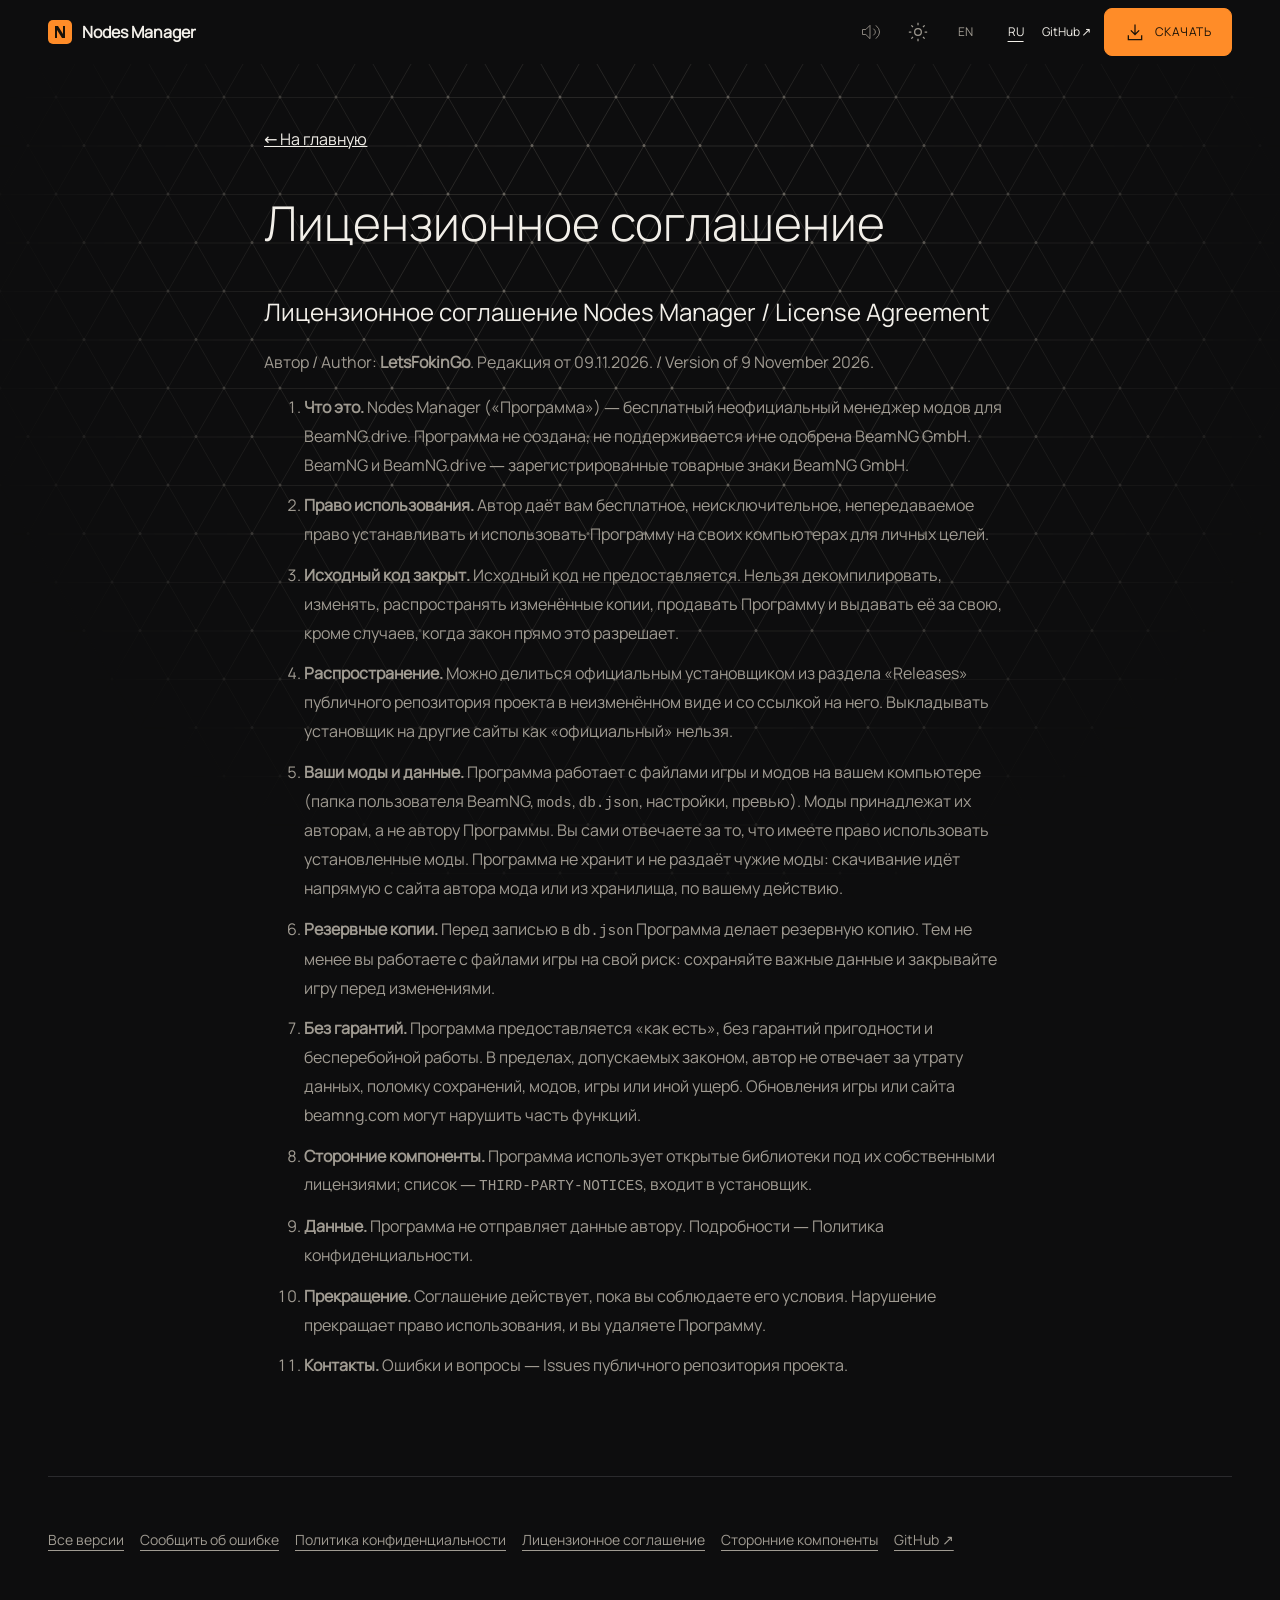
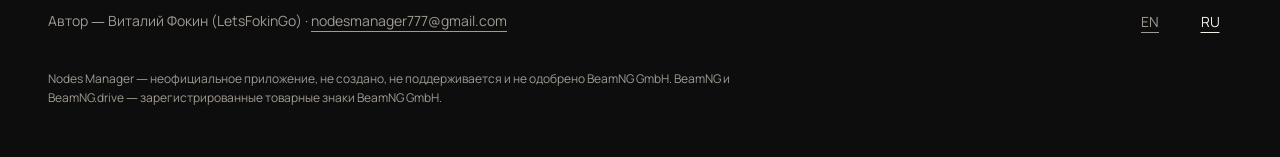
<file: docs/ru/eula/index.html>
<!doctype html><html lang="ru" data-theme="dark"><head><meta charset="utf-8"><meta name="viewport" content="width=device-width,initial-scale=1"><meta http-equiv="Content-Security-Policy" content="default-src 'self'; script-src 'self' 'sha256-uTgfmbn7FGXoy96bZYeI0bR6GrNnktxx2suj7Q6fQDs=' 'sha256-xYOq+GSn/P5yQxaxc4CUW5OK4Z4XamrzERKVC5PoyGs='; style-src 'self'; img-src 'self'; font-src 'self'; connect-src https://api.github.com; object-src 'none'; base-uri 'none'; form-action 'none'"><meta name="referrer" content="strict-origin-when-cross-origin"><meta name="color-scheme" content="dark light"><meta name="theme-color" content="#0d0d0e"><title>Лицензионное соглашение — Nodes Manager</title><meta name="description" content="Nodes Manager — менеджер модов для BeamNG.drive. Бесплатно · Windows 10/11 · Неофициальное приложение."><link rel="canonical" href="https://letsfokingo.github.io/nodes-manager-releases/ru/eula/"><link rel="alternate" hreflang="en" href="https://letsfokingo.github.io/nodes-manager-releases/eula/"><link rel="alternate" hreflang="ru" href="https://letsfokingo.github.io/nodes-manager-releases/ru/eula/"><link rel="alternate" hreflang="x-default" href="https://letsfokingo.github.io/nodes-manager-releases/eula/"><meta property="og:type" content="website"><meta property="og:title" content="Лицензионное соглашение — Nodes Manager"><meta property="og:description" content="Nodes Manager — менеджер модов для BeamNG.drive. Бесплатно · Windows 10/11 · Неофициальное приложение."><meta property="og:url" content="https://letsfokingo.github.io/nodes-manager-releases/ru/eula/"><meta property="og:image" content="https://letsfokingo.github.io/nodes-manager-releases/og/ru.png"><meta property="og:image:width" content="1200"><meta property="og:image:height" content="630"><meta property="og:locale" content="ru_RU"><meta property="og:locale:alternate" content="en_US"><meta name="twitter:card" content="summary_large_image"><link rel="icon" href="../../assets/favicon.svg" type="image/svg+xml"><link rel="icon" href="../../assets/../favicon.ico" sizes="16x16 32x32 48x48"><link rel="apple-touch-icon" href="../../assets/../apple-touch-icon.png"><link rel="manifest" href="../../assets/../site.webmanifest"><script>try{document.documentElement.dataset.theme=localStorage.getItem('nm.theme')==='light'?'light':'dark'}catch{}try{var d=document.documentElement,q=location.search;if(/[?&](intro|slow)\b/.test(q)){sessionStorage.removeItem('nm.hero.seen');sessionStorage.removeItem('nm.reveal.seen')}if(sessionStorage.getItem('nm.hero.seen')!=='1'&&!matchMedia('(prefers-reduced-motion: reduce)').matches&&matchMedia('(min-width: 768px)').matches)d.classList.add('boot','greet');if(/[?&]slow\b/.test(q))d.style.setProperty('--ts','6')}catch{}</script><link rel="preload" href="../../assets/fonts/manrope-cyrillic-300-normal.woff2" as="font" type="font/woff2" crossorigin><link rel="stylesheet" href="../../assets/style.css"><link rel="stylesheet" href="../../assets/sections/shell/style.css"></head><body class="shell-legal-page shell-404-page"><a class="skip" href="#content">К содержимому</a><header><div class="header-inner"><a class="brand" href="../" aria-label="Nodes Manager"><svg class="logo" aria-hidden="true" viewBox="0 0 24 24"><rect width="24" height="24" rx="5" fill="#ff8c28"/><path d="M7 18V6h3l5 8V6h2v12h-3l-5-8v8Z" fill="#1a1208"/></svg><span>Nodes Manager</span></a><div class="shell-desktop-nav"></div><div class="desktop-settings"><button class="shell-sound sound icon-button" data-sound-toggle aria-pressed="true" aria-label="Звук: вкл" title="Звук: вкл"><svg viewBox="0 0 24 24" aria-hidden="true" fill="none" stroke="currentColor"><path d="M3 9h4l5-5v16l-5-5H3zM16 8q5 4 0 8M19 4q9 8 0 16"/></svg></button><button class="theme icon-button" aria-label="Сменить тему"><svg aria-hidden="true" viewBox="0 0 24 24" fill="none" stroke="currentColor" stroke-width="1.5"><circle cx="12" cy="12" r="4"/><path d="M12 1v3m0 16v3M1 12h3m16 0h3M4 4l2 2m12 12 2 2M4 20l2-2M18 6l2-2"/></svg></button><nav class="shell-languages" aria-label="Язык"><a data-shell-language href="../../eula/" lang="en" hreflang="en" >EN</a><a data-shell-language href="../../ru/eula/" lang="ru" hreflang="ru" aria-current="page">RU</a></nav><a class="github" rel="noopener" href="https://github.com/LetsFokinGo/nodes-manager-releases">GitHub ↗</a></div><a class="header-download button primary download" href="https://github.com/LetsFokinGo/nodes-manager-releases/releases/download/v0.1.3.71/Nodes-Manager_0.1.3.71_x64-setup.exe" rel="noopener"><svg aria-hidden="true" viewBox="0 0 24 24" fill="none" stroke="currentColor" stroke-width="1.5"><path d="M12 3v12m-5-5 5 5 5-5M4 16v5h16v-5"/></svg><span>Скачать</span></a><button class="menu icon-button" aria-label="Меню" aria-haspopup="dialog" aria-controls="settings" aria-expanded="false"><svg aria-hidden="true" viewBox="0 0 24 24" fill="none" stroke="currentColor" stroke-width="1.5"><path d="M4 6h16M4 12h16M4 18h16"/></svg></button></div></header><div class="shell-nojs"><nav class="shell-nav" aria-label="Основная навигация"><a href="../#features">Возможности</a><a href="../#security">Безопасность</a><a href="../#download">Скачать</a><a href="../#faq">FAQ</a></nav><nav class="shell-languages" aria-label="Язык"><a data-shell-language href="../../eula/" lang="en" hreflang="en" >EN</a><a data-shell-language href="../../ru/eula/" lang="ru" hreflang="ru" aria-current="page">RU</a></nav></div><dialog id="settings"><button class="close icon-button" aria-label="Закрыть">×</button><h2>Меню</h2><nav class="shell-nav" aria-label="Основная навигация"><a href="../#features">Возможности</a><a href="../#security">Безопасность</a><a href="../#download">Скачать</a><a href="../#faq">FAQ</a></nav><div class="shell-menu-settings"><button class="shell-sound sound icon-button" data-sound-toggle aria-pressed="true" aria-label="Звук: вкл" title="Звук: вкл"><svg viewBox="0 0 24 24" aria-hidden="true" fill="none" stroke="currentColor"><path d="M3 9h4l5-5v16l-5-5H3zM16 8q5 4 0 8M19 4q9 8 0 16"/></svg></button><button class="theme icon-button" aria-label="Сменить тему"><svg aria-hidden="true" viewBox="0 0 24 24" fill="none" stroke="currentColor" stroke-width="1.5"><circle cx="12" cy="12" r="4"/><path d="M12 1v3m0 16v3M1 12h3m16 0h3M4 4l2 2m12 12 2 2M4 20l2-2M18 6l2-2"/></svg></button><nav class="shell-languages" aria-label="Язык"><a data-shell-language href="../../eula/" lang="en" hreflang="en" >EN</a><a data-shell-language href="../../ru/eula/" lang="ru" hreflang="ru" aria-current="page">RU</a></nav><a class="github" rel="noopener" href="https://github.com/LetsFokinGo/nodes-manager-releases">GitHub ↗</a></div></dialog><main id="content" tabindex="-1"><article class="shell-legal"><a href="../">← На главную</a><h1>Лицензионное соглашение</h1><div><h2>Лицензионное соглашение Nodes Manager / License Agreement</h2>
<p>Автор / Author: <strong>LetsFokinGo</strong>. Редакция от 09.11.2026. / Version of 9 November 2026.</p>
<ol>
<li><strong>Что это.</strong> Nodes Manager («Программа») — бесплатный неофициальный менеджер модов для BeamNG.drive. Программа не создана, не поддерживается и не одобрена BeamNG GmbH. BeamNG и BeamNG.drive — зарегистрированные товарные знаки BeamNG GmbH.</li>
<li><strong>Право использования.</strong> Автор даёт вам бесплатное, неисключительное, непередаваемое право устанавливать и использовать Программу на своих компьютерах для личных целей.</li>
<li><strong>Исходный код закрыт.</strong> Исходный код не предоставляется. Нельзя декомпилировать, изменять, распространять изменённые копии, продавать Программу и выдавать её за свою, кроме случаев, когда закон прямо это разрешает.</li>
<li><strong>Распространение.</strong> Можно делиться официальным установщиком из раздела «Releases» публичного репозитория проекта в неизменённом виде и со ссылкой на него. Выкладывать установщик на другие сайты как «официальный» нельзя.</li>
<li><strong>Ваши моды и данные.</strong> Программа работает с файлами игры и модов на вашем компьютере (папка пользователя BeamNG, <code>mods</code>, <code>db.json</code>, настройки, превью). Моды принадлежат их авторам, а не автору Программы. Вы сами отвечаете за то, что имеете право использовать установленные моды. Программа не хранит и не раздаёт чужие моды: скачивание идёт напрямую с сайта автора мода или из хранилища, по вашему действию.</li>
<li><strong>Резервные копии.</strong> Перед записью в <code>db.json</code> Программа делает резервную копию. Тем не менее вы работаете с файлами игры на свой риск: сохраняйте важные данные и закрывайте игру перед изменениями.</li>
<li><strong>Без гарантий.</strong> Программа предоставляется «как есть», без гарантий пригодности и бесперебойной работы. В пределах, допускаемых законом, автор не отвечает за утрату данных, поломку сохранений, модов, игры или иной ущерб. Обновления игры или сайта beamng.com могут нарушить часть функций.</li>
<li><strong>Сторонние компоненты.</strong> Программа использует открытые библиотеки под их собственными лицензиями; список — <code>THIRD-PARTY-NOTICES</code>, входит в установщик.</li>
<li><strong>Данные.</strong> Программа не отправляет данные автору. Подробности — Политика конфиденциальности.</li>
<li><strong>Прекращение.</strong> Соглашение действует, пока вы соблюдаете его условия. Нарушение прекращает право использования, и вы удаляете Программу.</li>
<li><strong>Контакты.</strong> Ошибки и вопросы — Issues публичного репозитория проекта.</li>
</ol></div></article></main><footer class="shell-footer"><nav aria-label="Полезные ссылки"><a rel="noopener" href="https://github.com/LetsFokinGo/nodes-manager-releases/releases">Все версии</a><a rel="noopener" href="https://github.com/LetsFokinGo/nodes-manager-releases/issues">Сообщить об ошибке</a><a href="../privacy/">Политика конфиденциальности</a><a href="../eula/">Лицензионное соглашение</a><a href="../../THIRD-PARTY-NOTICES.txt">Сторонние компоненты</a><a rel="noopener" href="https://github.com/LetsFokinGo/nodes-manager-releases">GitHub ↗</a></nav><div class="shell-footer-meta"><p>Автор — Виталий Фокин (LetsFokinGo) · <a href="mailto:nodesmanager777@gmail.com">nodesmanager777@gmail.com</a></p><nav class="shell-languages" aria-label="Язык"><a data-shell-language href="../../eula/" lang="en" hreflang="en" >EN</a><a data-shell-language href="../../ru/eula/" lang="ru" hreflang="ru" aria-current="page">RU</a></nav></div><p class="shell-disclaimer">Nodes Manager — неофициальное приложение, не создано, не поддерживается и не одобрено BeamNG GmbH. BeamNG и BeamNG.drive — зарегистрированные товарные знаки BeamNG GmbH.</p></footer><script type="application/json" id="shell-i18n">{"subtitle":"менеджер модов для BeamNG.drive","eyebrow":"Бесплатно · Windows 10/11 · Неофициальное приложение","lead":"Включайте и выключайте моды в один клик, ставьте их из репозитория beamng.com, находите мод, из-за которого вылетает игра, и начинайте заезд на нужной машине и карте.","download":"Скачать","releaseNote":"Данные релиза появятся после публикации. См. GitHub Releases.","how":"Как это работает","trust":"Без аккаунта · Без телеметрии · Не пишет в папку игры","skip":"К содержимому","theme":"Сменить тему","light":"Светлая тема","dark":"Тёмная тема","menu":"Меню","close":"Закрыть","github":"GitHub","next":"В прототипе готов только первый экран. Возможности, безопасность, установка и FAQ — на следующем этапе.","try":"Попробуйте окно ниже: переключайте вкладки, включайте моды и выбирайте профиль. Все данные демонстрационные; демо не запускает игру и не читает ваши файлы.","preview":"Интерактивный предпросмотр приложения","demo":"Интерактивное демо","play":"Играть","mods":"Моды","cars":"Машины","car":"Машина","map":"Карта","scanning":"Сканирование модов…","ready":"Готово к запуску","enabled":"включено модов","clean":"Все моды выключены — игра запустится чистой","profile":"Профиль","circuit":"День на треке","vehicle":"Машина","mapType":"Карта","skin":"Раскраска","other":"Другое","launching":"Запуск…","would":"Сейчас запустилась бы BeamNG.drive: ETK 800-Series на «Западном побережье США».","real":"Скачайте, чтобы играть по-настоящему","filter":"Попробовать фильтр машин","mobileTabs":"Предпросмотр «Играть» и «Машины» доступен на широком экране. На телефоне показаны «Моды».","mobile":"Nodes Manager — программа для Windows. Откройте страницу на ПК или отправьте ссылку себе.","copy":"Скопировать ссылку","copied":"Ссылка скопирована","copyError":"Копирование недоступно. Выделите ссылку ниже.","share":"Поделиться","disclaimer":"Nodes Manager — неофициальное приложение, не создано, не поддерживается и не одобрено BeamNG GmbH. BeamNG и BeamNG.drive — зарегистрированные товарные знаки BeamNG GmbH.","hint":"Попробуйте","static":"Статичный предпросмотр · Для интерактивного демо включите JavaScript","features":"Возможности","security":"Безопасность","faq":"FAQ","privacy":"Политика конфиденциальности","eula":"Лицензионное соглашение","notices":"Сторонние компоненты","releases":"Все версии","issues":"Сообщить об ошибке","author":"Автор — Виталий Фокин (LetsFokinGo)","language":"Язык","navigation":"Основная навигация","footer":"Полезные ссылки","soundOn":"Звук: вкл","soundOff":"Звук: выкл","home":"На главную","notFound":"Страница не найдена","notFoundText":"Такого адреса нет. Вернитесь на главную страницу.","privacyLanguage":"Ниже приведён исходный текст политики конфиденциальности на русском языке.","sitePrivacy":"Этот сайт не использует аналитику, трекеры, cookie и формы. Когда вы его открываете, хостинг-провайдер (сейчас GitHub Pages) получает сведения о соединении, включая ваш IP-адрес. Выбор темы, языка и звука хранится в вашем браузере; отметка о том, что вступительная анимация показана, — до закрытия вкладки. Данные релиза могут запрашиваться у api.github.com.","defaultLanguage":"en"}</script><script type="module" src="../../assets/shell-bootstrap.js"></script></body></html>
</file>
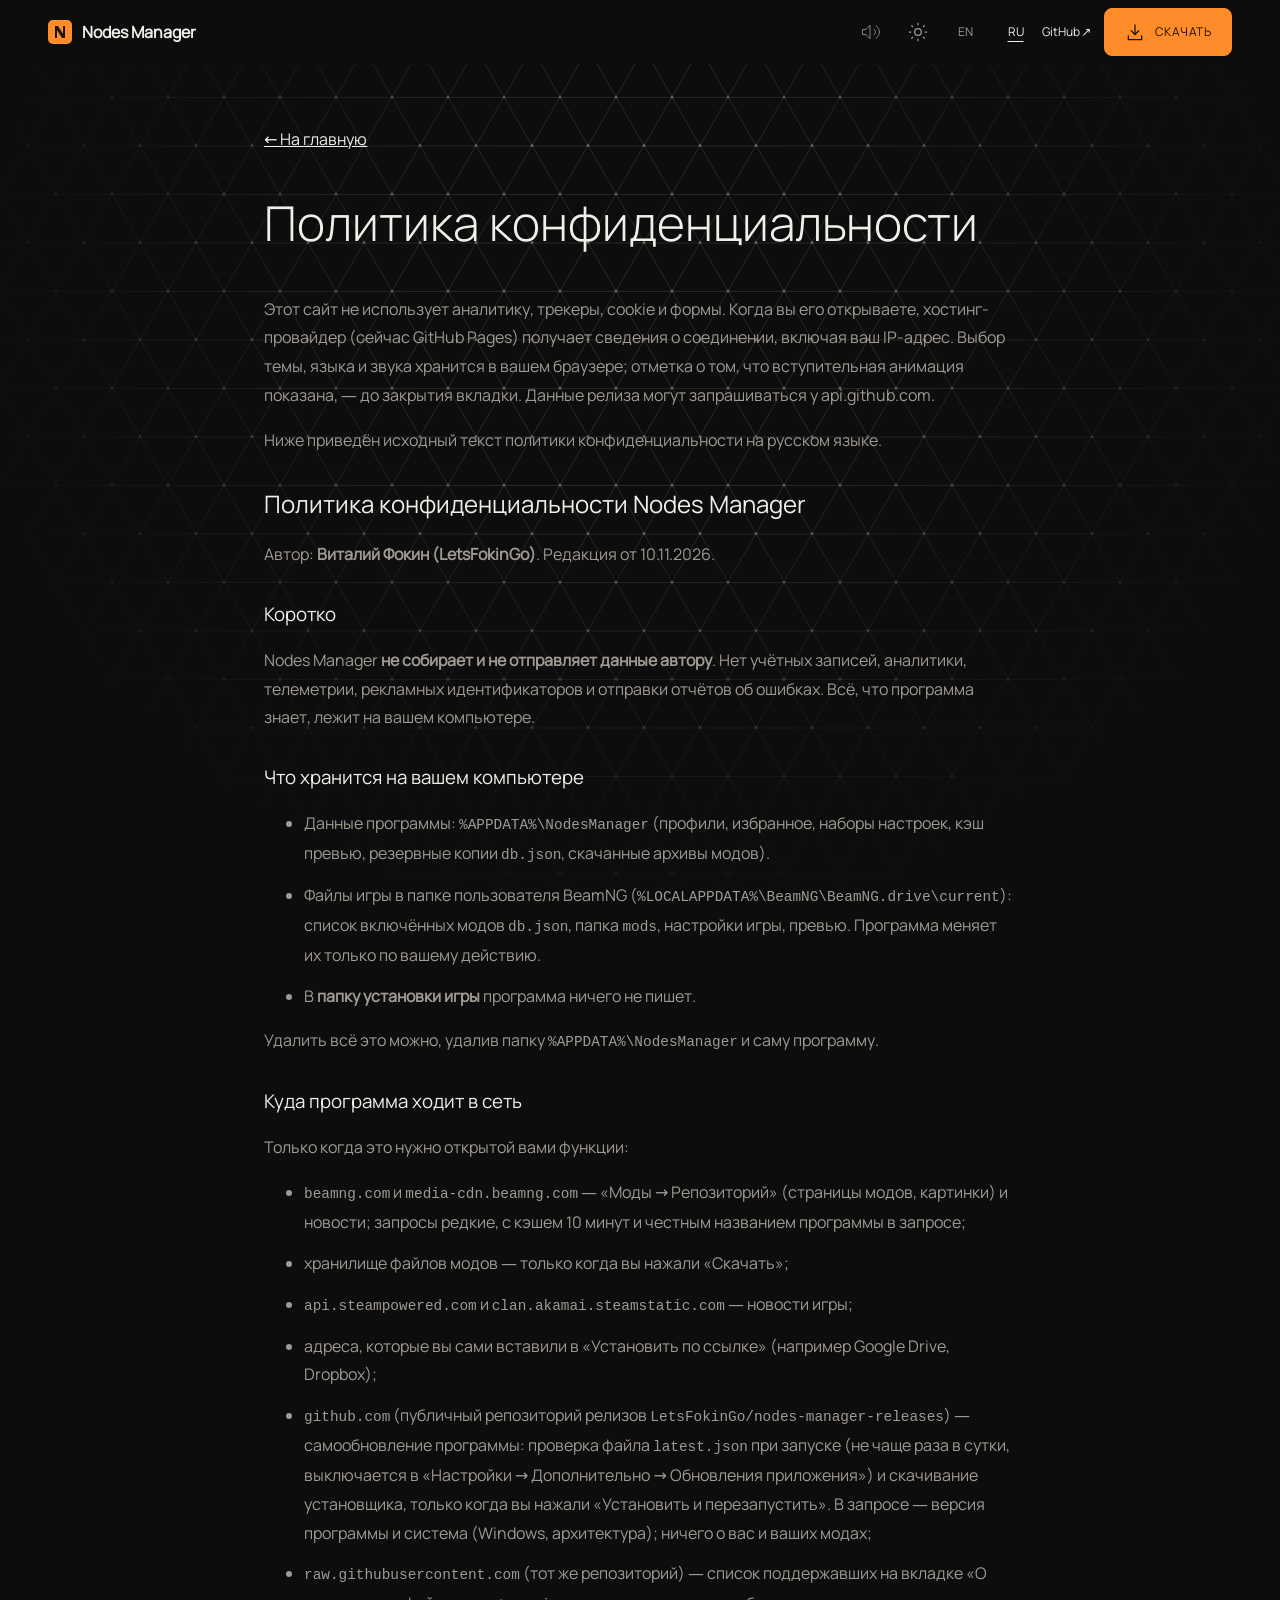
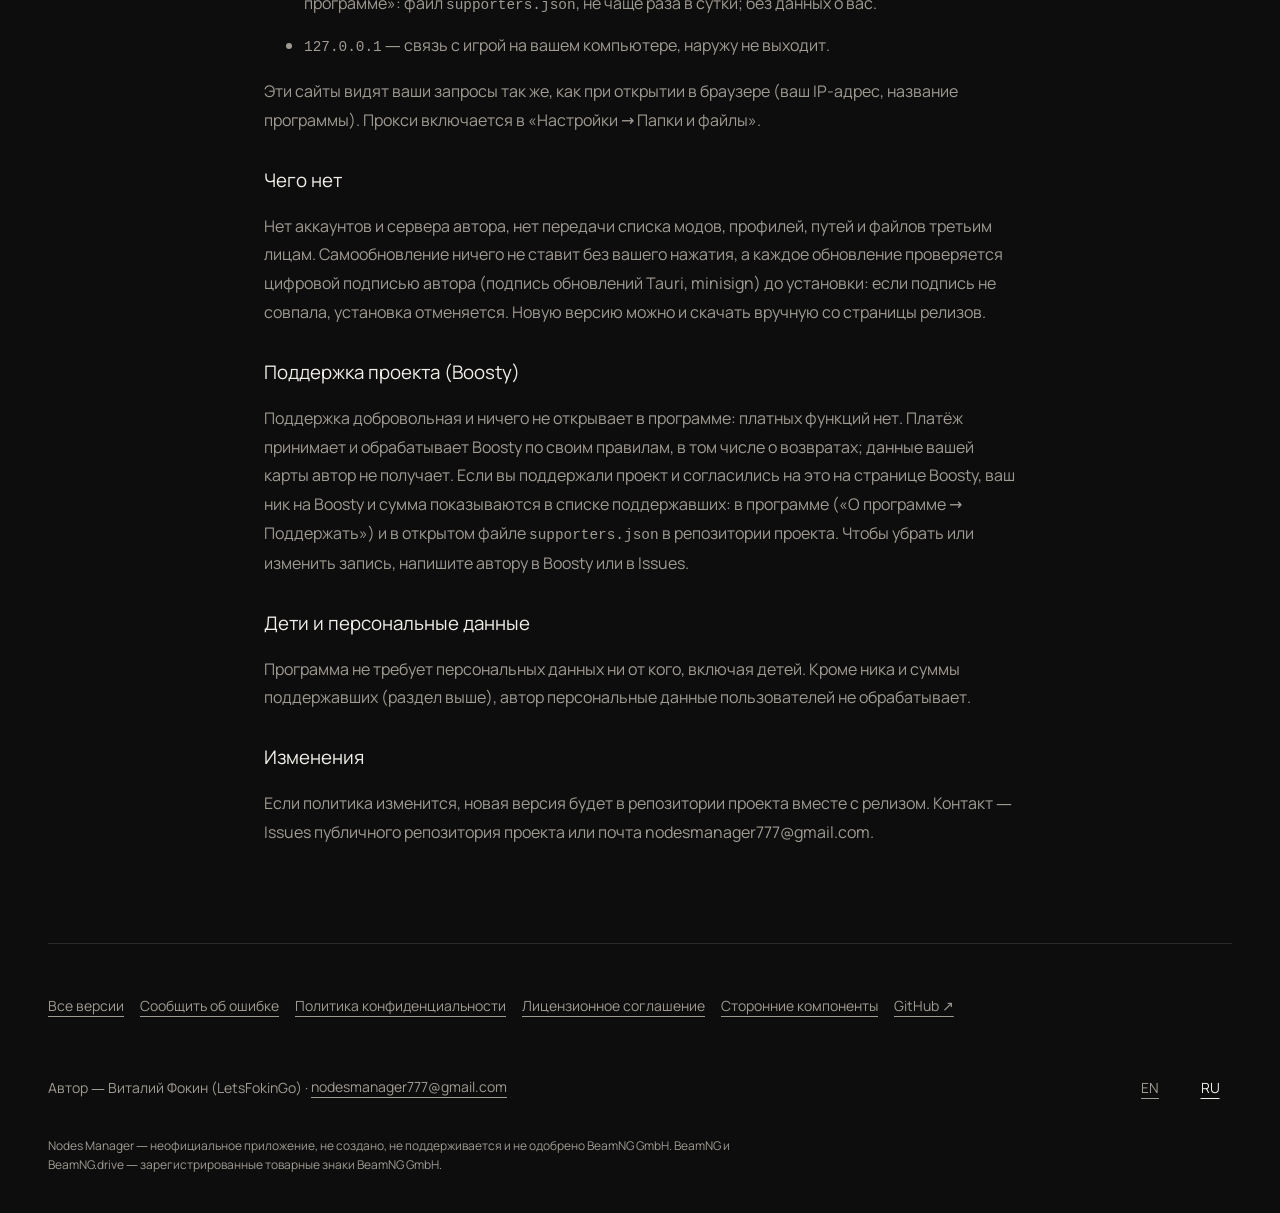
<file: docs/ru/privacy/index.html>
<!doctype html><html lang="ru" data-theme="dark"><head><meta charset="utf-8"><meta name="viewport" content="width=device-width,initial-scale=1"><meta http-equiv="Content-Security-Policy" content="default-src 'self'; script-src 'self' 'sha256-uTgfmbn7FGXoy96bZYeI0bR6GrNnktxx2suj7Q6fQDs=' 'sha256-xYOq+GSn/P5yQxaxc4CUW5OK4Z4XamrzERKVC5PoyGs='; style-src 'self'; img-src 'self'; font-src 'self'; connect-src https://api.github.com; object-src 'none'; base-uri 'none'; form-action 'none'"><meta name="referrer" content="strict-origin-when-cross-origin"><meta name="color-scheme" content="dark light"><meta name="theme-color" content="#0d0d0e"><title>Политика конфиденциальности — Nodes Manager</title><meta name="description" content="Nodes Manager — менеджер модов для BeamNG.drive. Бесплатно · Windows 10/11 · Неофициальное приложение."><link rel="canonical" href="https://letsfokingo.github.io/nodes-manager-releases/ru/privacy/"><link rel="alternate" hreflang="en" href="https://letsfokingo.github.io/nodes-manager-releases/privacy/"><link rel="alternate" hreflang="ru" href="https://letsfokingo.github.io/nodes-manager-releases/ru/privacy/"><link rel="alternate" hreflang="x-default" href="https://letsfokingo.github.io/nodes-manager-releases/privacy/"><meta property="og:type" content="website"><meta property="og:title" content="Политика конфиденциальности — Nodes Manager"><meta property="og:description" content="Nodes Manager — менеджер модов для BeamNG.drive. Бесплатно · Windows 10/11 · Неофициальное приложение."><meta property="og:url" content="https://letsfokingo.github.io/nodes-manager-releases/ru/privacy/"><meta property="og:image" content="https://letsfokingo.github.io/nodes-manager-releases/og/ru.png"><meta property="og:image:width" content="1200"><meta property="og:image:height" content="630"><meta property="og:locale" content="ru_RU"><meta property="og:locale:alternate" content="en_US"><meta name="twitter:card" content="summary_large_image"><link rel="icon" href="../../assets/favicon.svg" type="image/svg+xml"><link rel="icon" href="../../assets/../favicon.ico" sizes="16x16 32x32 48x48"><link rel="apple-touch-icon" href="../../assets/../apple-touch-icon.png"><link rel="manifest" href="../../assets/../site.webmanifest"><script>try{document.documentElement.dataset.theme=localStorage.getItem('nm.theme')==='light'?'light':'dark'}catch{}try{var d=document.documentElement,q=location.search;if(/[?&](intro|slow)\b/.test(q)){sessionStorage.removeItem('nm.hero.seen');sessionStorage.removeItem('nm.reveal.seen')}if(sessionStorage.getItem('nm.hero.seen')!=='1'&&!matchMedia('(prefers-reduced-motion: reduce)').matches&&matchMedia('(min-width: 768px)').matches)d.classList.add('boot','greet');if(/[?&]slow\b/.test(q))d.style.setProperty('--ts','6')}catch{}</script><link rel="preload" href="../../assets/fonts/manrope-cyrillic-300-normal.woff2" as="font" type="font/woff2" crossorigin><link rel="stylesheet" href="../../assets/style.css"><link rel="stylesheet" href="../../assets/sections/shell/style.css"></head><body class="shell-legal-page shell-404-page"><a class="skip" href="#content">К содержимому</a><header><div class="header-inner"><a class="brand" href="../" aria-label="Nodes Manager"><svg class="logo" aria-hidden="true" viewBox="0 0 24 24"><rect width="24" height="24" rx="5" fill="#ff8c28"/><path d="M7 18V6h3l5 8V6h2v12h-3l-5-8v8Z" fill="#1a1208"/></svg><span>Nodes Manager</span></a><div class="shell-desktop-nav"></div><div class="desktop-settings"><button class="shell-sound sound icon-button" data-sound-toggle aria-pressed="true" aria-label="Звук: вкл" title="Звук: вкл"><svg viewBox="0 0 24 24" aria-hidden="true" fill="none" stroke="currentColor"><path d="M3 9h4l5-5v16l-5-5H3zM16 8q5 4 0 8M19 4q9 8 0 16"/></svg></button><button class="theme icon-button" aria-label="Сменить тему"><svg aria-hidden="true" viewBox="0 0 24 24" fill="none" stroke="currentColor" stroke-width="1.5"><circle cx="12" cy="12" r="4"/><path d="M12 1v3m0 16v3M1 12h3m16 0h3M4 4l2 2m12 12 2 2M4 20l2-2M18 6l2-2"/></svg></button><nav class="shell-languages" aria-label="Язык"><a data-shell-language href="../../privacy/" lang="en" hreflang="en" >EN</a><a data-shell-language href="../../ru/privacy/" lang="ru" hreflang="ru" aria-current="page">RU</a></nav><a class="github" rel="noopener" href="https://github.com/LetsFokinGo/nodes-manager-releases">GitHub ↗</a></div><a class="header-download button primary download" href="https://github.com/LetsFokinGo/nodes-manager-releases/releases/download/v0.1.3.71/Nodes-Manager_0.1.3.71_x64-setup.exe" rel="noopener"><svg aria-hidden="true" viewBox="0 0 24 24" fill="none" stroke="currentColor" stroke-width="1.5"><path d="M12 3v12m-5-5 5 5 5-5M4 16v5h16v-5"/></svg><span>Скачать</span></a><button class="menu icon-button" aria-label="Меню" aria-haspopup="dialog" aria-controls="settings" aria-expanded="false"><svg aria-hidden="true" viewBox="0 0 24 24" fill="none" stroke="currentColor" stroke-width="1.5"><path d="M4 6h16M4 12h16M4 18h16"/></svg></button></div></header><div class="shell-nojs"><nav class="shell-nav" aria-label="Основная навигация"><a href="../#features">Возможности</a><a href="../#security">Безопасность</a><a href="../#download">Скачать</a><a href="../#faq">FAQ</a></nav><nav class="shell-languages" aria-label="Язык"><a data-shell-language href="../../privacy/" lang="en" hreflang="en" >EN</a><a data-shell-language href="../../ru/privacy/" lang="ru" hreflang="ru" aria-current="page">RU</a></nav></div><dialog id="settings"><button class="close icon-button" aria-label="Закрыть">×</button><h2>Меню</h2><nav class="shell-nav" aria-label="Основная навигация"><a href="../#features">Возможности</a><a href="../#security">Безопасность</a><a href="../#download">Скачать</a><a href="../#faq">FAQ</a></nav><div class="shell-menu-settings"><button class="shell-sound sound icon-button" data-sound-toggle aria-pressed="true" aria-label="Звук: вкл" title="Звук: вкл"><svg viewBox="0 0 24 24" aria-hidden="true" fill="none" stroke="currentColor"><path d="M3 9h4l5-5v16l-5-5H3zM16 8q5 4 0 8M19 4q9 8 0 16"/></svg></button><button class="theme icon-button" aria-label="Сменить тему"><svg aria-hidden="true" viewBox="0 0 24 24" fill="none" stroke="currentColor" stroke-width="1.5"><circle cx="12" cy="12" r="4"/><path d="M12 1v3m0 16v3M1 12h3m16 0h3M4 4l2 2m12 12 2 2M4 20l2-2M18 6l2-2"/></svg></button><nav class="shell-languages" aria-label="Язык"><a data-shell-language href="../../privacy/" lang="en" hreflang="en" >EN</a><a data-shell-language href="../../ru/privacy/" lang="ru" hreflang="ru" aria-current="page">RU</a></nav><a class="github" rel="noopener" href="https://github.com/LetsFokinGo/nodes-manager-releases">GitHub ↗</a></div></dialog><main id="content" tabindex="-1"><article class="shell-legal"><a href="../">← На главную</a><h1>Политика конфиденциальности</h1><p>Этот сайт не использует аналитику, трекеры, cookie и формы. Когда вы его открываете, хостинг-провайдер (сейчас GitHub Pages) получает сведения о соединении, включая ваш IP-адрес. Выбор темы, языка и звука хранится в вашем браузере; отметка о том, что вступительная анимация показана, — до закрытия вкладки. Данные релиза могут запрашиваться у api.github.com.</p><p>Ниже приведён исходный текст политики конфиденциальности на русском языке.</p><div lang="ru"><h2>Политика конфиденциальности Nodes Manager</h2>
<p>Автор: <strong>Виталий Фокин (LetsFokinGo)</strong>. Редакция от 10.11.2026.</p>
<h3>Коротко</h3>
<p>Nodes Manager <strong>не собирает и не отправляет данные автору</strong>. Нет учётных записей, аналитики, телеметрии, рекламных идентификаторов и отправки отчётов об ошибках. Всё, что программа знает, лежит на вашем компьютере.</p>
<h3>Что хранится на вашем компьютере</h3>
<ul>
<li>Данные программы: <code>%APPDATA%\NodesManager</code> (профили, избранное, наборы настроек, кэш превью, резервные копии <code>db.json</code>, скачанные архивы модов).</li>
<li>Файлы игры в папке пользователя BeamNG (<code>%LOCALAPPDATA%\BeamNG\BeamNG.drive\current</code>): список включённых модов <code>db.json</code>, папка <code>mods</code>, настройки игры, превью. Программа меняет их только по вашему действию.</li>
<li>В <strong>папку установки игры</strong> программа ничего не пишет.</li>
</ul>
<p>Удалить всё это можно, удалив папку <code>%APPDATA%\NodesManager</code> и саму программу.</p>
<h3>Куда программа ходит в сеть</h3>
<p>Только когда это нужно открытой вами функции:</p>
<ul>
<li><code>beamng.com</code> и <code>media-cdn.beamng.com</code> — «Моды → Репозиторий» (страницы модов, картинки) и новости; запросы редкие, с кэшем 10 минут и честным названием программы в запросе;</li>
<li>хранилище файлов модов — только когда вы нажали «Скачать»;</li>
<li><code>api.steampowered.com</code> и <code>clan.akamai.steamstatic.com</code> — новости игры;</li>
<li>адреса, которые вы сами вставили в «Установить по ссылке» (например Google Drive, Dropbox);</li>
<li><code>github.com</code> (публичный репозиторий релизов <code>LetsFokinGo/nodes-manager-releases</code>) — самообновление программы: проверка файла <code>latest.json</code> при запуске (не чаще раза в сутки, выключается в «Настройки → Дополнительно → Обновления приложения») и скачивание установщика, только когда вы нажали «Установить и перезапустить». В запросе — версия программы и система (Windows, архитектура); ничего о вас и ваших модах;</li>
<li><code>raw.githubusercontent.com</code> (тот же репозиторий) — список поддержавших на вкладке «О программе»: файл <code>supporters.json</code>, не чаще раза в сутки; без данных о вас.</li>
<li><code>127.0.0.1</code> — связь с игрой на вашем компьютере, наружу не выходит.</li>
</ul>
<p>Эти сайты видят ваши запросы так же, как при открытии в браузере (ваш IP-адрес, название программы). Прокси включается в «Настройки → Папки и файлы».</p>
<h3>Чего нет</h3>
<p>Нет аккаунтов и сервера автора, нет передачи списка модов, профилей, путей и файлов третьим лицам. Самообновление ничего не ставит без вашего нажатия, а каждое обновление проверяется цифровой подписью автора (подпись обновлений Tauri, minisign) до установки: если подпись не совпала, установка отменяется. Новую версию можно и скачать вручную со страницы релизов.</p>
<h3>Поддержка проекта (Boosty)</h3>
<p>Поддержка добровольная и ничего не открывает в программе: платных функций нет. Платёж принимает и обрабатывает Boosty по своим правилам, в том числе о возвратах; данные вашей карты автор не получает. Если вы поддержали проект и согласились на это на странице Boosty, ваш ник на Boosty и сумма показываются в списке поддержавших: в программе («О программе → Поддержать») и в открытом файле <code>supporters.json</code> в репозитории проекта. Чтобы убрать или изменить запись, напишите автору в Boosty или в Issues.</p>
<h3>Дети и персональные данные</h3>
<p>Программа не требует персональных данных ни от кого, включая детей. Кроме ника и суммы поддержавших (раздел выше), автор персональные данные пользователей не обрабатывает.</p>
<h3>Изменения</h3>
<p>Если политика изменится, новая версия будет в репозитории проекта вместе с релизом. Контакт — Issues публичного репозитория проекта или почта nodesmanager777@gmail.com.</p></div></article></main><footer class="shell-footer"><nav aria-label="Полезные ссылки"><a rel="noopener" href="https://github.com/LetsFokinGo/nodes-manager-releases/releases">Все версии</a><a rel="noopener" href="https://github.com/LetsFokinGo/nodes-manager-releases/issues">Сообщить об ошибке</a><a href="../privacy/">Политика конфиденциальности</a><a href="../eula/">Лицензионное соглашение</a><a href="../../THIRD-PARTY-NOTICES.txt">Сторонние компоненты</a><a rel="noopener" href="https://github.com/LetsFokinGo/nodes-manager-releases">GitHub ↗</a></nav><div class="shell-footer-meta"><p>Автор — Виталий Фокин (LetsFokinGo) · <a href="mailto:nodesmanager777@gmail.com">nodesmanager777@gmail.com</a></p><nav class="shell-languages" aria-label="Язык"><a data-shell-language href="../../privacy/" lang="en" hreflang="en" >EN</a><a data-shell-language href="../../ru/privacy/" lang="ru" hreflang="ru" aria-current="page">RU</a></nav></div><p class="shell-disclaimer">Nodes Manager — неофициальное приложение, не создано, не поддерживается и не одобрено BeamNG GmbH. BeamNG и BeamNG.drive — зарегистрированные товарные знаки BeamNG GmbH.</p></footer><script type="application/json" id="shell-i18n">{"subtitle":"менеджер модов для BeamNG.drive","eyebrow":"Бесплатно · Windows 10/11 · Неофициальное приложение","lead":"Включайте и выключайте моды в один клик, ставьте их из репозитория beamng.com, находите мод, из-за которого вылетает игра, и начинайте заезд на нужной машине и карте.","download":"Скачать","releaseNote":"Данные релиза появятся после публикации. См. GitHub Releases.","how":"Как это работает","trust":"Без аккаунта · Без телеметрии · Не пишет в папку игры","skip":"К содержимому","theme":"Сменить тему","light":"Светлая тема","dark":"Тёмная тема","menu":"Меню","close":"Закрыть","github":"GitHub","next":"В прототипе готов только первый экран. Возможности, безопасность, установка и FAQ — на следующем этапе.","try":"Попробуйте окно ниже: переключайте вкладки, включайте моды и выбирайте профиль. Все данные демонстрационные; демо не запускает игру и не читает ваши файлы.","preview":"Интерактивный предпросмотр приложения","demo":"Интерактивное демо","play":"Играть","mods":"Моды","cars":"Машины","car":"Машина","map":"Карта","scanning":"Сканирование модов…","ready":"Готово к запуску","enabled":"включено модов","clean":"Все моды выключены — игра запустится чистой","profile":"Профиль","circuit":"День на треке","vehicle":"Машина","mapType":"Карта","skin":"Раскраска","other":"Другое","launching":"Запуск…","would":"Сейчас запустилась бы BeamNG.drive: ETK 800-Series на «Западном побережье США».","real":"Скачайте, чтобы играть по-настоящему","filter":"Попробовать фильтр машин","mobileTabs":"Предпросмотр «Играть» и «Машины» доступен на широком экране. На телефоне показаны «Моды».","mobile":"Nodes Manager — программа для Windows. Откройте страницу на ПК или отправьте ссылку себе.","copy":"Скопировать ссылку","copied":"Ссылка скопирована","copyError":"Копирование недоступно. Выделите ссылку ниже.","share":"Поделиться","disclaimer":"Nodes Manager — неофициальное приложение, не создано, не поддерживается и не одобрено BeamNG GmbH. BeamNG и BeamNG.drive — зарегистрированные товарные знаки BeamNG GmbH.","hint":"Попробуйте","static":"Статичный предпросмотр · Для интерактивного демо включите JavaScript","features":"Возможности","security":"Безопасность","faq":"FAQ","privacy":"Политика конфиденциальности","eula":"Лицензионное соглашение","notices":"Сторонние компоненты","releases":"Все версии","issues":"Сообщить об ошибке","author":"Автор — Виталий Фокин (LetsFokinGo)","language":"Язык","navigation":"Основная навигация","footer":"Полезные ссылки","soundOn":"Звук: вкл","soundOff":"Звук: выкл","home":"На главную","notFound":"Страница не найдена","notFoundText":"Такого адреса нет. Вернитесь на главную страницу.","privacyLanguage":"Ниже приведён исходный текст политики конфиденциальности на русском языке.","sitePrivacy":"Этот сайт не использует аналитику, трекеры, cookie и формы. Когда вы его открываете, хостинг-провайдер (сейчас GitHub Pages) получает сведения о соединении, включая ваш IP-адрес. Выбор темы, языка и звука хранится в вашем браузере; отметка о том, что вступительная анимация показана, — до закрытия вкладки. Данные релиза могут запрашиваться у api.github.com.","defaultLanguage":"en"}</script><script type="module" src="../../assets/shell-bootstrap.js"></script></body></html>
</file>
<file: docs/assets/style.css>
@font-face{font-family:Manrope;src:url('fonts/manrope-latin-300-normal.woff2') format('woff2');font-weight:300;font-display:swap;unicode-range:U+0000-024F}
@font-face{font-family:Manrope;src:url('fonts/manrope-cyrillic-300-normal.woff2') format('woff2');font-weight:300;font-display:swap;unicode-range:U+0400-052F}
@font-face{font-family:Manrope;src:url('fonts/manrope-latin-400-normal.woff2') format('woff2');font-weight:400;font-display:swap;unicode-range:U+0000-024F}
@font-face{font-family:Manrope;src:url('fonts/manrope-cyrillic-400-normal.woff2') format('woff2');font-weight:400;font-display:swap;unicode-range:U+0400-052F}
:root{--bg:#0d0d0e;--s1:#151516;--s2:#202022;--ln:#2a2a2d;--tx:#f2efe9;--tx2:#a09b92;--tx3:#8a857c;--ac:#ff8c28;--aci:#1a1208;--ac-tx:#ff8c28;--ok:#2fa866;color-scheme:dark;font-family:Manrope,'Segoe UI',system-ui,sans-serif;font-size:16px;color:var(--tx);background:var(--bg)}
html[data-theme=light]{--bg:#f3f1ed;--s1:#fbfaf8;--s2:#e8e5df;--ln:#dcd8d0;--tx:#1a1917;--tx2:#6b665e;--tx3:#736d64;--ac-tx:#a34c00;--ok:#1f8a50;color-scheme:light}
*{box-sizing:border-box}body{margin:0}button,input,select{font:inherit}a{color:inherit}button,a,summary,select{-webkit-tap-highlight-color:transparent}button,summary,select{cursor:pointer}button{color:inherit}button:disabled{cursor:default}button:focus-visible,a:focus-visible,summary:focus-visible,select:focus-visible,[tabindex]:focus-visible{outline:2px solid var(--ac);outline-offset:3px}button:hover,a.button:hover,summary:hover{filter:brightness(1.1)}[hidden]{display:none!important}button{border:0}svg{width:20px;height:20px;flex-shrink:0}.logo{width:24px;height:24px}p{line-height:1.6}header{height:64px;position:sticky;top:0;z-index:5;border-bottom:1px solid transparent;background:var(--bg)}header.scrolled{border-color:var(--ln);background:color-mix(in srgb,var(--bg) 85%,transparent);backdrop-filter:blur(12px)}.header-inner{max-width:1280px;margin:auto;height:100%;display:flex;align-items:center;gap:24px}.brand{display:flex;gap:10px;align-items:center;text-decoration:none;font-weight:700;white-space:nowrap}.prototype{font-size:11px;text-transform:uppercase;letter-spacing:.2em;color:var(--tx3);margin-left:auto}.desktop-settings{display:flex;align-items:center;gap:24px}.desktop-settings nav{display:flex;align-items:center;gap:6px}.desktop-settings nav a{text-decoration:none;min-width:44px;min-height:44px;display:grid;place-items:center;font-size:12px;color:var(--tx2)}nav a[aria-current]{color:var(--tx);text-decoration:underline;text-underline-offset:5px}.github{font-size:12px;text-decoration:none;padding:12px 0}.icon-button{display:grid;place-items:center;min-width:44px;min-height:44px;background:transparent;color:var(--tx2);border-radius:8px}.header-download{display:none!important}.scrolled .header-download{display:inline-flex!important}.menu{display:none}.skip{position:fixed;z-index:20;top:8px;left:16px;background:var(--ac);color:var(--aci);padding:12px;transform:translateY(-150%)}.skip:focus{transform:none}.hero{max-width:1280px;margin:auto;display:grid;grid-template-columns:5fr 7fr;gap:32px;align-items:center;min-height:calc(100svh - 64px);padding:64px 0 96px}.intro{min-width:0}.eyebrow{text-transform:uppercase;font-size:11px;letter-spacing:.18em;line-height:2;color:var(--tx3);font-weight:500;margin:0 0 32px}.intro h1{font-size:clamp(36px,4.7vw,64px);font-weight:300;letter-spacing:-.055em;line-height:1.15;margin:0 0 24px;white-space:nowrap}.subtitle{font-size:28px;font-weight:300;line-height:1.4;letter-spacing:-.035em;margin:0 0 24px}.lead{font-size:16px;color:var(--tx2);margin:0 0 32px;max-width:64ch}.actions{display:flex;gap:12px;align-items:flex-start;flex-wrap:wrap}.button{min-height:48px;display:inline-flex;align-items:center;justify-content:center;gap:10px;border:1px solid var(--ln);border-radius:8px;background:transparent;color:var(--tx);text-decoration:none;padding:12px 20px;text-transform:uppercase;letter-spacing:.04em;font-size:12px;font-weight:500;line-height:1.5;list-style:none}.primary{background:var(--ac);color:var(--aci);border-color:var(--ac)}summary::-webkit-details-marker{display:none}.how{flex:1;min-width:150px}.how summary{width:100%}.how p{font-size:14px;color:var(--tx2)}.release-note,.trust{font-size:14px;color:var(--tx2);margin:10px 0 0}.trust{margin-top:24px}.stage{position:relative;min-width:0;max-width:760px}.beam-grid{position:absolute;inset:-64px -16px 44px;z-index:-1;background:linear-gradient(64deg,transparent 49.5%,var(--ln) 50%,transparent 50.5%),linear-gradient(0deg,transparent 49.5%,var(--ln) 50%,transparent 50.5%);background-size:56px 56px;opacity:.55}.app-window{position:relative;background:var(--s1);border:1px solid var(--ln);border-radius:16px;overflow:hidden;font-size:14px}html[data-theme=light] .app-window{box-shadow:0 16px 48px #1a191710}.titlebar{height:52px;display:flex;align-items:center;gap:10px;padding:0 16px;border-bottom:1px solid var(--ln)}.titlebar .logo{width:20px;height:20px}.titlebar strong{font-weight:700}.window-controls{margin-left:auto;color:var(--tx3);letter-spacing:4px;font-size:12px}.tabs{display:flex;height:46px;gap:8px;padding:0 16px;border-bottom:1px solid var(--ln)}.tabs button{position:relative;background:transparent;color:var(--tx2);padding:0 12px;font-size:12px;text-transform:uppercase;border-bottom:2px solid transparent;min-width:72px}.tabs [aria-selected=true]{color:var(--ac-tx);border-bottom-color:var(--ac)}.panels{height:330px;padding:24px}.panels>[role=tabpanel]{height:100%;position:relative}.play-cards{display:grid;grid-template-columns:1fr 1fr;gap:16px;height:218px}.preview-card{border:1px solid var(--ln);border-radius:12px;padding:16px;background:var(--bg);display:flex;flex-direction:column;justify-content:space-between;min-width:0}.preview-card .eyebrow{margin:0}.preview-card img{width:100%;height:126px;object-fit:contain}.play-bottom{display:flex;justify-content:space-between;align-items:center;margin-top:12px;gap:12px}.counter{font-size:13px;color:var(--tx2);white-space:nowrap}.counter b{font-weight:400;display:inline-block}.counter b.tick-up{animation:count-up 180ms}.counter b.tick-down{animation:count-down 180ms}.play-button{min-width:30%;font-size:13px}.status{min-height:36px;padding:8px 16px;border-top:1px solid var(--ln);font-size:12px;color:var(--tx2);line-height:1.6}.status:before{content:'';display:inline-block;background:var(--ok);width:5px;height:5px;border-radius:50%;margin-right:8px;vertical-align:middle}.demo-note{font-size:12px;color:var(--tx3);margin:12px 4px 0;line-height:1.7}.mods-toolbar{display:flex;justify-content:space-between;align-items:center;gap:8px;margin:-12px 0 4px;min-height:44px}.mods-toolbar label{font-size:12px;color:var(--tx2)}select{background:var(--s1);color:var(--tx);border:1px solid var(--ln);border-radius:5px;min-height:44px;padding:0 4px;font-size:13px;max-width:140px}.mod-list{height:252px;overflow-y:auto;scrollbar-width:thin;scrollbar-color:var(--ln) var(--s1);padding-right:4px}.mod-row{display:flex;gap:8px;align-items:center;min-height:44px;border-bottom:1px solid var(--ln)}.mod-icon{width:32px;height:32px;background:var(--s2);border-radius:5px;object-fit:contain;flex-shrink:0}.generic{display:grid;place-items:center;color:var(--tx3)}.mod-name{font-size:13px;line-height:1.35;min-width:0}.mod-name small{display:block;font-size:11px;color:var(--tx3)}.switch{background:transparent;min-width:48px;height:44px;display:grid;place-items:center;margin-left:auto;flex-shrink:0}.switch>span{width:34px;height:20px;background:var(--s2);border-radius:20px;position:relative}.switch>span:before{content:'';position:absolute;top:4px;left:4px;width:12px;height:12px;background:var(--tx3);border-radius:50%;transition:transform 160ms}.switch[aria-checked=true]>span{background:var(--ac)}.switch[aria-checked=true]>span:before{background:var(--aci);transform:translateX(14px)}.mod-row.changed{animation:row-change 180ms both;animation-delay:var(--delay,0ms)}.car-grid{display:grid;grid-template-columns:repeat(3,minmax(0,1fr));gap:12px}.car-tile{border:1px solid var(--ln);border-radius:10px;background:var(--bg);padding:8px;min-width:0}.car-tile img{width:100%;height:84px;object-fit:contain}.car-tile span{font-size:11px;display:block}.filter-note{color:var(--tx2);font-size:12px;margin:8px 0}.launch-message{position:absolute;inset:auto 0 0;padding:16px;border:1px solid var(--ln);border-radius:12px;background:var(--s2);box-shadow:0 12px 24px #0003}.launch-message p{font-size:14px;margin:8px 0}.launch-message a{color:var(--ac-tx);font-size:14px;display:inline-flex;align-items:center;min-height:44px}progress{width:100%;height:4px;accent-color:var(--ac)}.try-dot{position:absolute;right:4px;top:12px;width:5px;height:5px;border-radius:50%;background:var(--ac);opacity:0}.hint .try-dot{animation:hint 700ms 2}.static-note{font-size:12px;color:var(--tx2);padding:0 24px}.js .static-note{display:none}.disclaimer{max-width:1280px;margin:0 auto 24px;color:var(--tx3);font-size:12px}.mobile-tabs-note{font-size:13px;color:var(--tx2);margin:8px 16px}.frame-svg{position:absolute;inset:0;width:100%;height:100%;pointer-events:none;z-index:3;overflow:visible}.frame-svg line{stroke:var(--ac);stroke-width:1.2;stroke-linecap:round;filter:drop-shadow(0 0 3px rgba(255,140,40,.55))}.frame-svg circle{fill:var(--ac);transform-box:fill-box;transform-origin:center;filter:drop-shadow(0 0 4px rgba(255,140,40,.8))}dialog{max-width:min(480px,calc(100vw - 32px));max-height:calc(100svh - 32px);overflow:auto;background:var(--s1);color:var(--tx);border:1px solid var(--ln);border-radius:16px;padding:24px;box-shadow:0 24px 64px #0005}dialog::backdrop{background:#0008}dialog h2{font-size:24px;font-weight:300;margin:8px 44px 16px 0}dialog p{color:var(--tx2);font-size:14px}dialog nav{display:flex;gap:16px;margin:16px 0}dialog nav a{min-height:44px;display:inline-flex;align-items:center}dialog .close{position:absolute;right:8px;top:8px;font-size:24px}.release-url{display:block;overflow-wrap:anywhere;font-size:13px;margin-top:16px}.share{margin-top:12px}#settings>a{display:inline-flex;min-height:44px;align-items:center}
@keyframes beam{from{transform:scaleX(0)}to{transform:scaleX(1)}}@keyframes node{from{opacity:0;transform:scale(.5)}to{opacity:1;transform:scale(1)}}@keyframes panel{0%,50%{opacity:.03}76%,100%{opacity:1}}@keyframes frame-out{0%,70%{opacity:1}100%{opacity:0}}@keyframes hint{50%{opacity:1}}@keyframes count-up{from{transform:translateY(5px);opacity:.4}}@keyframes count-down{from{transform:translateY(-5px);opacity:.4}}@keyframes row-change{50%{opacity:.6}}
@media(max-width:1407px){.header-inner,.hero,.disclaimer{margin-left:48px;margin-right:48px}}@media(min-width:2200px){:root{font-size:18px}.lead{font-size:1rem}.subtitle{font-size:1.75rem}.intro h1{font-size:4rem}}
@media(max-width:1279px){header{height:56px}.header-inner,.hero,.disclaimer{margin-left:32px;margin-right:32px}.hero{display:block;padding:64px 0 80px;min-height:auto}.intro{max-width:760px}.intro h1{font-size:56px}.stage{margin-top:64px;max-width:760px}.subtitle{font-size:28px}.desktop-settings,.prototype{display:none}.menu{display:grid;margin-left:auto}.header-download{margin-left:auto}.scrolled .header-download+.menu{margin-left:0}.beam-grid{inset:-32px -12px 44px}.actions{max-width:530px}.disclaimer{margin-top:16px}}
@media(max-width:767px){.header-inner,.hero,.disclaimer{margin-left:16px;margin-right:16px}.header-inner{gap:8px}.brand{font-size:14px;gap:8px}.header-download{display:inline-flex!important;padding:10px;min-height:44px;font-size:11px}.header-download svg{display:none}.menu{margin-left:0}.hero{padding:28px 0 48px}.eyebrow{font-size:10px;letter-spacing:.13em;line-height:1.9;margin-bottom:24px;max-width:300px}.intro h1{font-size:36px;margin-bottom:16px;letter-spacing:-.05em}.subtitle{font-size:23px;margin-bottom:20px}.lead{font-size:16px;line-height:1.55;margin-bottom:24px}.actions{display:grid;grid-template-columns:1fr;gap:12px}.actions>.button{width:100%}.release-note,.trust{font-size:13px}.trust{margin-top:20px}.stage{margin-top:40px}.panels{height:310px;padding:16px}.titlebar{height:44px;font-size:13px}.tabs{padding:0 8px;gap:0}.tabs button{min-width:0;flex:1;font-size:12px}.js .tabs #tab-play,.js .tabs #tab-cars{color:var(--tx3)}.js .mobile-tabs-note{display:block!important;margin:8px 16px}.mods-toolbar{margin:-8px 0 4px}.mods-toolbar label{font-size:11px}.mod-list{height:244px}.status{font-size:12px}.js .app-window{max-height:420px}.js .panels{height:270px;padding-top:12px;padding-bottom:12px}.js .mod-list{height:208px}.mod-name small{font-size:11px}.mod-name{font-size:13px}.demo-note{font-size:12px}.play-cards{gap:8px;height:206px}.preview-card{padding:12px;font-size:13px}.preview-card img{height:100px}.preview-card .eyebrow{font-size:10px}.play-bottom{margin-top:16px}.play-button{min-width:42%}.disclaimer{font-size:12px}.beam-grid{inset:-24px -8px 48px;opacity:.4}.static-note{font-size:13px;padding:0 16px}.car-tile img{height:60px}.car-grid{gap:8px}}
@media(prefers-reduced-motion:reduce){*,*::before,*::after{animation:none!important;transition:none!important;scroll-behavior:auto!important}.frame-svg{display:none}}
.static-languages{display:flex;gap:24px;margin:0 16px 24px;font-size:14px}.static-languages a{min-height:44px;display:inline-flex;align-items:center}.js .static-languages{display:none}html:not(.js) .theme,html:not(.js) .menu{display:none}html:not(.js) .header-download{margin-left:auto}.stage>.mobile-tabs-note{margin:12px 4px}

.beam-grid{background-image:radial-gradient(circle,var(--tx3) 1px,transparent 1.6px),linear-gradient(60deg,transparent 49.5%,var(--ln) 50%,transparent 50.5%),linear-gradient(-60deg,transparent 49.5%,var(--ln) 50%,transparent 50.5%);background-size:56px 49px}.hero-filter{min-height:44px;display:inline-flex;align-items:center;color:var(--ac-tx)}

.boot .app-window{opacity:0;animation:boot-failsafe 1ms 3s forwards}
@keyframes boot-failsafe{to{opacity:1}}
.greet .intro>*{animation:greet-in calc(720ms*var(--ts,1)) cubic-bezier(.2,.8,.2,1) both}
.greet .intro>:nth-child(2){animation-name:greet-h1;animation-delay:calc(70ms*var(--ts,1))}
.greet .intro>:nth-child(3){animation-delay:calc(160ms*var(--ts,1))}
.greet .intro>:nth-child(4){animation-delay:calc(230ms*var(--ts,1))}
.greet .intro>:nth-child(5){animation-delay:calc(300ms*var(--ts,1))}
.greet .intro>:nth-child(n+6){animation-delay:calc(380ms*var(--ts,1))}
@keyframes greet-in{from{opacity:0;transform:translateY(14px)}}
@keyframes greet-h1{from{opacity:0;transform:translateY(18px);letter-spacing:.06em;filter:blur(8px)}}
@media(prefers-reduced-motion:reduce){.greet .intro>*{animation:none}}
</file>
<file: docs/assets/sections/shell/style.css>
.shell-nav,.shell-footer nav,.shell-languages,.shell-footer-meta{display:flex;align-items:center;flex-wrap:wrap;gap:8px 16px}.shell-nav a,.shell-footer a{display:inline-flex;align-items:center;min-height:44px;text-underline-offset:5px}.shell-nav{font-size:12px;gap:12px}.shell-nav a{text-decoration:none;color:var(--tx2)}.shell-nav a[aria-current]{color:var(--tx);text-decoration:underline}.shell-desktop-nav{margin-left:auto}.desktop-settings{gap:4px}.shell-languages{gap:0}.shell-languages a{display:inline-flex;align-items:center;justify-content:center;min-height:44px;min-width:44px}.shell-footer{max-width:1280px;margin:0 auto;padding:40px 0;border-top:1px solid var(--ln);font-size:14px;color:var(--tx2)}.shell-footer-meta{justify-content:space-between;margin-top:24px}.shell-disclaimer{font-size:12px;max-width:100ch}.shell-nojs{padding:8px 16px}.js .shell-nojs{display:none}.shell-menu-settings{display:flex;gap:8px;flex-wrap:wrap;align-items:center}#settings .shell-nav{display:grid;gap:0}#settings .shell-nav a{font-size:16px}.shell-legal{max-width:800px;margin:64px auto 96px;padding:0 24px;overflow-wrap:anywhere}.shell-legal h1{font-size:clamp(28px,4vw,48px);font-weight:300}.shell-legal h2,.shell-legal h3{font-weight:400;line-height:1.4;margin-top:32px}.shell-legal p,.shell-legal li{line-height:1.8;color:var(--tx2)}.shell-legal li{margin:12px 0}.shell-legal code{font-size:.9em}.shell-legal-note{padding:16px;border:1px solid var(--ln);border-radius:8px}.shell-404-en,.shell-404-ru{margin-bottom:48px}.shell-legal-page .header-download{display:inline-flex!important}.shell-sound[disabled]{opacity:.6}
@media(max-width:1407px){.shell-footer{margin-left:48px;margin-right:48px}.header-inner{gap:12px}}
@media(max-width:1279px){.shell-footer{margin-left:32px;margin-right:32px}.shell-desktop-nav{margin-left:auto}.menu{margin-left:0}.header-inner{gap:16px}}
@media(max-width:767px){.shell-desktop-nav{display:none}.shell-footer{margin-left:16px;margin-right:16px}.shell-legal{margin-top:32px;padding:0 16px}.header-inner{gap:8px}.shell-footer nav{gap:4px 16px}}
html:not(.js) .shell-sound{display:none}

/* 404 (ТЗ 3.5): статичная треугольная сетка узлов за текстом, к краям гаснет. */
.shell-404-page{position:relative;isolation:isolate}
.shell-404-page:before{content:'';position:fixed;inset:0;z-index:-1;pointer-events:none;background:var(--tx3);-webkit-mask:url(../../shell/grid-tile.svg) 0 0/56px 97px,radial-gradient(ellipse at 50% 35%,#000 25%,transparent 75%);-webkit-mask-composite:source-in;mask:url(../../shell/grid-tile.svg) 0 0/56px 97px,radial-gradient(ellipse at 50% 35%,#000 25%,transparent 75%);mask-composite:intersect}
</file>
<file: docs/assets/sections/features/style.css>
.features-section{max-width:1280px;margin:0 auto;padding:64px 0;scroll-margin-top:88px;color:var(--tx)}.features-label{font-size:11px;letter-spacing:.2em;text-transform:uppercase;color:var(--tx3);margin:0 0 24px}.features-section h2{font-size:40px;font-weight:300;letter-spacing:-.04em;margin:0 0 24px;line-height:1.2}.features-lead{font-size:16px;color:var(--tx2);margin:0 0 40px}.features-layout{display:block}.features-desktop .features-layout{display:grid;grid-template-columns:5fr 7fr;gap:32px;align-items:start}.features-list{display:grid;grid-template-columns:repeat(2,minmax(0,1fr));gap:24px;list-style:none;padding:0;margin:0}.features-desktop .features-list{display:block}.features-item{border-left:2px solid transparent;padding:16px 18px;border-radius:0 12px 12px 0;margin-bottom:8px;min-width:0}.features-item h3{margin:0;font-size:18px;font-weight:500}.features-select{font:inherit;color:var(--tx);background:transparent;padding:0;text-align:left;min-height:44px;width:100%}.features-item p{font-size:14px;color:var(--tx2);line-height:1.55;margin:0}.features-select:focus-visible,.features-try:focus-visible,.features-workshop summary:focus-visible{outline:2px solid var(--ac);outline-offset:2px}.features-active{border-left-color:var(--ac);background:var(--s1)}.features-try{display:inline-flex;align-items:center;min-height:44px;font-size:14px;color:var(--ac-tx)}.features-inline{margin:16px 0 0}.features-section img{display:block;width:100%;height:auto;aspect-ratio:16/9;object-fit:cover;border-radius:10px;background:var(--s1)}.features-section figcaption,.features-preview>p{font-size:13px;color:var(--tx2);line-height:1.6;margin-top:16px}.features-preview{position:sticky;top:104px;margin:16px 0 0;min-width:0}.features-frame{aspect-ratio:16/9;overflow:hidden;border:1px solid var(--ln);border-radius:12px;background:var(--s1)}.features-preview figcaption{min-height:4.8em}.features-also{display:flex;gap:12px;border-top:1px solid var(--ln);margin-top:40px;padding-top:20px;font-size:14px;color:var(--tx2);line-height:1.6}.features-also>span{white-space:nowrap}.features-also ul{display:flex;flex-wrap:wrap;gap:4px 20px;list-style:none;margin:0;padding:0}.features-workshop{position:relative}.features-workshop summary{min-height:44px;display:flex;align-items:center;text-decoration:underline;text-underline-offset:4px;list-style:none}.features-workshop summary::-webkit-details-marker{display:none}.features-workshop figure{width:min(420px,calc(100vw - 64px));margin:12px 0}.features-also li{align-content:center}
@media(min-width:1024px) and (hover:hover) and (pointer:fine){.features-enhanced .features-inline{display:none}.features-enhanced .features-workshop figure{position:absolute;bottom:100%;left:0;z-index:3;padding:12px;border:1px solid var(--ln);background:var(--s1);border-radius:12px}.features-workshop:not([open]):hover>figure,.features-workshop:not([open]):focus-within>figure{display:block}.features-workshop:not([open]):hover>summary~figure,.features-workshop:not([open]):focus-within>summary~figure{content-visibility:visible}}
@media(max-width:1407px){.features-section{margin-left:48px;margin-right:48px}}@media(max-width:1023px){.features-section{margin-left:32px;margin-right:32px;padding:48px 0}.features-layout{display:block}.features-list{display:grid;grid-template-columns:repeat(2,minmax(0,1fr));gap:24px}.features-item{padding:0;border:0}.features-inline{display:flex;flex-direction:column}.features-active{background:transparent}.features-preview{display:none}.features-also{display:block}.features-also ul{margin-top:12px}.features-workshop figure{width:min(100%,640px)}}@media(max-width:767px){.features-section{margin-left:16px;margin-right:16px;padding:36px 0}.features-section h2{font-size:32px}.features-list{grid-template-columns:minmax(0,1fr);gap:32px}.features-also ul{display:block}.features-also li{margin-bottom:8px}.features-lead{margin-bottom:24px}}@media(min-width:2200px){.features-section h2{font-size:2.5rem}.features-lead{font-size:1rem}}
</file>
<file: docs/assets/sections/cars/style.css>
.cars-section{max-width:1280px;margin:0 auto;padding:64px 0;scroll-margin-top:88px;color:var(--tx)}.cars-label{color:var(--tx3);font-size:11px;text-transform:uppercase;letter-spacing:.2em;margin:0 0 24px}.cars-section h2{font-size:40px;font-weight:300;letter-spacing:-.04em;line-height:1.2;margin:0 0 24px}.cars-lead{font-size:16px;color:var(--tx2);margin:0 0 32px}.cars-controls{position:relative}.cars-search{display:flex;border:1px solid var(--tx3);border-radius:8px;min-height:52px;background:var(--s1)}.cars-search:focus-within{outline:2px solid var(--ac);outline-offset:2px}.cars-input-wrap{position:relative;flex:1;min-width:0}.cars-input,.cars-highlight{font:14px/24px ui-monospace,SFMono-Regular,Consolas,monospace;letter-spacing:0;white-space:pre;tab-size:4;margin:0;width:100%;padding:13px 16px;border:0;background:transparent;overflow:auto;scrollbar-width:none}.cars-input{position:relative;display:block;outline:none;color:var(--tx);min-height:50px;border-radius:8px;caret-color:var(--tx)}.cars-highlight{position:absolute;inset:0;pointer-events:none;color:var(--tx2);overflow:hidden;display:none}.cars-enhanced .cars-input{color:transparent}.cars-enhanced .cars-highlight{display:block}.cars-input::placeholder{color:var(--tx2);opacity:1}.cars-input::selection{background:var(--ac);color:var(--aci)}.cars-key{color:var(--tx)}.cars-op{color:var(--ac-tx)}.cars-value{color:var(--tx2)}.cars-invalid{text-decoration:underline wavy var(--warn,#dca64b);text-underline-offset:5px}.cars-help{min-width:48px;min-height:48px;color:var(--ac-tx);background:transparent;font-size:18px;border-radius:8px}.cars-help:focus-visible,.cars-chip:focus-visible,.cars-clear:focus-visible{outline:2px solid var(--ac);outline-offset:2px}.cars-chips{display:flex;gap:10px;overflow-x:auto;padding:12px 2px 8px;scrollbar-width:thin}.cars-chip{flex-shrink:0;min-height:44px;padding:8px 12px;border:1px solid var(--ln);border-radius:8px;background:var(--bg);font-family:inherit;font-size:12px;line-height:1.5;color:var(--tx2)}.cars-chip:hover{border-color:var(--ac)}.cars-suggestions{position:relative;z-index:2;max-height:220px;overflow:auto;padding:4px;margin:8px 0;border:1px solid var(--ln);border-radius:8px;list-style:none;background:var(--s1)}.cars-suggestions li{min-height:44px;padding:10px 12px;font:14px/24px ui-monospace,SFMono-Regular,Consolas,monospace;cursor:pointer;border-radius:5px}.cars-suggestions li[aria-selected=true],.cars-suggestions li:hover{background:var(--s2);outline:1px solid var(--ac);outline-offset:-1px}.cars-diagnostic{font-size:14px;color:var(--tx2);overflow-wrap:anywhere;margin:12px 0}.cars-count-row{display:flex;gap:16px;align-items:center;min-height:56px}.cars-count{font-size:14px;color:var(--tx2);margin:0}.cars-clear{margin-left:auto;min-height:44px;padding:8px 16px;border:1px solid var(--ln);border-radius:8px;background:var(--s1);color:var(--tx)}.cars-grid{position:relative;display:grid;grid-template-columns:repeat(4,minmax(0,1fr));gap:16px}.cars-card{border:1px solid var(--ln);border-radius:10px;background:var(--s1);padding:12px;min-width:0}.cars-body{display:block;width:100%;height:auto;aspect-ratio:2/1;max-height:160px}.cars-card h3{font-size:16px;line-height:1.5;font-weight:500;overflow-wrap:anywhere;margin:8px 0 0}.cars-meta,.cars-performance,.cars-config{color:var(--tx2);font-size:13px;line-height:1.6;margin:4px 0 0;overflow-wrap:anywhere}.cars-class{display:inline-flex;align-items:center;justify-content:center;min-width:24px;border:1px solid var(--ln);border-radius:4px;color:var(--tx)}.cars-config{font-size:12px}.cars-config-name{font-family:inherit}.cars-note,.cars-nojs{font-size:14px;line-height:1.6;color:var(--tx2);margin:24px 0 0}.cars-enhanced .cars-nojs{display:none}.cars-empty{padding:24px;border:1px solid var(--ln);border-radius:10px;font-size:16px;line-height:1.6}.cars-syntax{border-top:1px solid var(--ln);margin-top:32px;padding-top:16px;font-size:14px;color:var(--tx2)}.cars-syntax table{border-collapse:collapse;width:100%;text-align:left;font-size:14px}.cars-syntax th,.cars-syntax td{padding:12px 8px;border-bottom:1px solid var(--ln);vertical-align:top;overflow-wrap:anywhere}.cars-syntax th{font-weight:500;color:var(--tx)}.cars-syntax caption{text-align:left;font-size:18px;color:var(--tx);margin-bottom:12px}.cars-syntax code{font:13px/1.6 ui-monospace,SFMono-Regular,Consolas,monospace}.cars-sr{position:absolute;width:1px;height:1px;padding:0;margin:-1px;overflow:hidden;clip-path:inset(50%);white-space:nowrap;border:0}
@media(min-width:1920px){.cars-grid{grid-template-columns:repeat(6,minmax(0,1fr))}}@media(min-width:2200px){.cars-section h2{font-size:2.5rem}.cars-lead{font-size:1rem}}@media(max-width:1407px){.cars-section{margin-left:48px;margin-right:48px}}@media(max-width:1023px){.cars-section{margin-left:32px;margin-right:32px;padding:48px 0}.cars-grid{grid-template-columns:repeat(3,minmax(0,1fr))}}@media(max-width:767px){.cars-section{margin-left:16px;margin-right:16px;padding:36px 0}.cars-section h2{font-size:32px}.cars-grid{grid-template-columns:repeat(2,minmax(0,1fr));gap:12px}.cars-card{padding:10px}.cars-card h3{font-size:14px}.cars-config{font-size:13px}.cars-input,.cars-highlight{font-size:14px;padding-left:12px;padding-right:8px}.cars-syntax th,.cars-syntax td{padding:12px 4px}.cars-syntax th{width:48%}.cars-suggestions{max-height:176px}}@media(forced-colors:active){.cars-enhanced .cars-input{color:CanvasText}.cars-enhanced .cars-highlight{display:none}}

.cars-flag{display:inline-block;width:18px;height:12px;vertical-align:-1px;object-fit:contain}

.cars-visual{position:relative;aspect-ratio:16/9;overflow:hidden;border-radius:6px;background:var(--s2)}.cars-visual .cars-body{position:absolute;inset:0;width:100%;height:100%;max-height:none}.cars-preview{position:absolute;inset:0;display:block;width:100%;height:100%;object-fit:cover}.cars-preview[hidden]{display:none}
</file>
<file: docs/assets/sections/security/style.css>
.security-section{max-width:1280px;margin:0 auto;padding:64px 0;scroll-margin-top:80px}.security-section h2{font-size:clamp(30px,3vw,40px);font-weight:300;letter-spacing:-.035em}.security-section h3{font-size:18px;font-weight:500}.security-lead{max-width:72ch;color:var(--tx2)}.security-map{position:relative;margin:40px 0 24px;border:1px solid var(--ln);border-radius:16px;padding:24px;background:var(--s1)}.security-app{position:relative;margin:0 auto 64px;width:max-content;border:1px solid var(--ac);border-radius:8px;padding:16px;background:var(--s2);z-index:1}.security-lines{position:absolute;inset:0;width:100%;height:100%;pointer-events:none;overflow:visible}.security-line{fill:none;stroke:var(--tx3);stroke-width:1;opacity:.4;transition:opacity 160ms}.security-read{stroke-dasharray:4 4}.security-write{stroke:var(--ac)}.security-selected{opacity:1}.security-folders{position:relative;display:grid;grid-template-columns:repeat(3,minmax(0,1fr));gap:24px}.security-folder{padding:20px;text-align:left;min-height:120px;border:1px solid var(--ln);border-radius:12px;background:var(--bg);color:var(--tx);font:inherit;cursor:pointer}.security-folder[aria-pressed=true]{border-color:var(--ac)}.security-folder code,.security-table code{display:block;overflow-wrap:anywhere;font:12px/1.7 ui-monospace,Consolas,monospace;margin:12px 0;color:var(--tx2)}.security-folder span{font-size:14px;color:var(--tx2)}.security-panel{position:relative;margin-top:24px;border-top:1px solid var(--ln);background:var(--s1);padding-top:8px;min-height:240px}.security-panel dl>div{display:grid;grid-template-columns:100px 1fr;gap:16px;margin:12px 0}.security-panel dt{font-weight:500}.security-panel dd{margin:0;max-width:72ch;color:var(--tx2)}.security-table summary{min-height:44px;padding:12px 0;cursor:pointer;color:var(--ac-tx)}.security-table-scroll{overflow-x:auto}.security-table table{width:100%;border-collapse:collapse;font-size:14px;line-height:1.6}.security-table th,.security-table td{border-bottom:1px solid var(--ln);text-align:left;vertical-align:top;padding:16px 12px;min-width:150px}.security-table th{font-weight:500}.security-table td{color:var(--tx2)}.security-network{margin:40px 0;padding:24px;border:1px solid var(--ln);border-radius:12px}.security-network>p{max-width:72ch}.security-network dl>div{display:grid;grid-template-columns:1fr 1fr;gap:24px;margin:16px 0}.security-network dt{overflow-wrap:anywhere;font:14px/1.7 ui-monospace,Consolas,monospace}.security-network dd{margin:0;color:var(--tx2)}.security-facts{display:grid;grid-template-columns:1fr 1fr;gap:24px 48px}.security-facts p{max-width:72ch;color:var(--tx2)}.security-links{display:flex;gap:24px;flex-wrap:wrap}.security-links a{display:inline-flex;align-items:center;min-height:44px;color:var(--ac-tx)}.security-section :is(button,a,summary,[tabindex]):focus-visible{outline:2px solid var(--ac);outline-offset:3px}@media(max-width:1407px){.security-section{margin-left:48px;margin-right:48px}}@media(max-width:1279px){.security-section{margin-left:32px;margin-right:32px}.security-folders{gap:12px}.security-folder{padding:14px}}@media(max-width:767px){.security-section{margin-left:16px;margin-right:16px;padding:36px 0}.security-map{padding:20px}.security-app{margin-bottom:32px}.security-folders,.security-facts{grid-template-columns:1fr}.security-folders{gap:24px}.security-panel{min-height:0}.security-panel dl>div{grid-template-columns:1fr;gap:4px}.security-network{padding:20px}.security-network dl>div{grid-template-columns:1fr;gap:4px}.security-table summary{pointer-events:none}.security-table:not([open])>div{display:block}.security-lines{opacity:.5}}@media(prefers-reduced-motion:reduce){.security-line{transition:none}.security-pulse{display:none}}
.security-map{display:none}.security-section[data-ready] .security-map{display:block}

.security-section [hidden]{display:none!important}

/* Stack each folder row at phone widths; keep real headers for assistive technology. */
@media(max-width:767px){
 .security-table-scroll{overflow-x:visible}
 .security-table table,.security-table tbody{display:block;width:100%}
 .security-table thead{position:absolute;width:1px;height:1px;padding:0;margin:-1px;overflow:hidden;clip-path:inset(50%);white-space:nowrap;border:0}
 .security-table tbody tr{display:grid;grid-template-columns:minmax(0,1fr);margin-bottom:16px;padding:4px 0;border:1px solid var(--ln);border-radius:12px;background:var(--s1)}
 .security-table tbody th,.security-table tbody td{display:block;min-width:0;width:auto;padding:12px 16px;border:0;white-space:normal;word-break:normal;overflow-wrap:break-word}
 .security-table tbody th{border-bottom:1px solid var(--ln);font-size:16px}
 .security-table tbody td::before{content:attr(data-label);display:block;margin-bottom:4px;color:var(--tx);font-weight:500}
 .security-table tbody th code{margin:8px 0 0}
}

.security-arrow-read{fill:var(--tx3)}.security-arrow-write{fill:var(--ac)}
.security-pulse{fill:none;stroke:var(--tx);stroke-width:3;pointer-events:none}
.security-pulse.security-write{stroke:var(--ac)}
.security-legend{position:relative;display:flex;flex-wrap:wrap;gap:12px 24px;margin-top:20px;color:var(--tx2);font-size:14px}
.security-legend span{display:inline-flex;align-items:center;gap:8px}
.security-legend span::before{content:'';width:24px;border-top:2px solid var(--ac)}
.security-legend .security-key-read::before{border-top:2px dashed var(--tx3)}
@media(max-width:767px){.security-map{padding-left:34px}.security-app{max-width:100%;box-sizing:border-box}.security-lines{opacity:1}}
</file>
<file: docs/assets/sections/download/style.css>
.download-section{max-width:1280px;margin:0 auto;padding:64px 0;scroll-margin-top:80px}.download-section h2{font-size:clamp(30px,3vw,40px);font-weight:300;letter-spacing:-.035em}.download-section h3{font-size:18px;font-weight:500}.download-section p{max-width:72ch}.download-layout{display:grid;grid-template-columns:minmax(300px,400px) 1fr;gap:48px;margin:32px 0}.download-card,.download-warning{border:1px solid var(--ln);border-radius:12px;background:var(--s1);padding:24px;min-width:0}.download-card dl{margin:0 0 24px}.download-card dl>div{display:flex;justify-content:space-between;gap:16px;margin:12px 0}.download-card dt{color:var(--tx2)}.download-card dd{margin:0;text-align:right;overflow-wrap:anywhere}.download-button{min-height:44px;display:inline-flex;align-items:center;justify-content:center;padding:12px 20px;border:1px solid var(--ln);border-radius:8px;background:var(--s2);color:var(--tx);text-decoration:none;font:inherit;cursor:pointer}.download-primary{background:var(--ac);color:var(--aci);border-color:var(--ac);width:100%}.download-link,.download-direct{display:inline-flex;align-items:center;min-height:44px;color:var(--ac-tx);margin-right:16px}.download-card [data-release-source]{font-size:14px;color:var(--tx2)}.download-hash,.download-command{display:block;overflow-wrap:anywhere;user-select:all;font:14px/1.8 ui-monospace,Consolas,monospace;margin:16px 0;color:var(--tx)}.download-hash{max-width:100%}.download-steps{padding-left:32px;counter-reset:download;align-self:center}.download-steps li{padding:12px 0 12px 16px}.download-steps li::marker{color:var(--ac-tx);font-size:24px}.download-warning{scroll-margin-top:80px}.download-warning>h3:first-child{display:flex;gap:12px;align-items:center}.download-warning>p{font-size:16px;line-height:1.65}.download-schemes{display:grid;grid-template-columns:repeat(2,minmax(0,328px));gap:24px;margin:32px 0}.download-schemes figure{margin:0;min-width:0}.download-schemes img{display:block;width:100%;height:auto}.download-schemes figcaption{font-size:14px;color:var(--tx2);margin-top:8px}.download-mobile{display:none}.download-status{min-height:26px}.download-manual-link{display:block;overflow-wrap:anywhere;min-height:44px}.download-section :is(button,a,code):focus-visible{outline:2px solid var(--ac);outline-offset:3px}@media(max-width:1407px){.download-section{margin-left:48px;margin-right:48px}}@media(max-width:1279px){.download-section{margin-left:32px;margin-right:32px}.download-layout{gap:24px}}@media(max-width:767px){.download-section{margin-left:16px;margin-right:16px;padding:36px 0}.download-layout{grid-template-columns:1fr}.download-card,.download-warning{padding:20px}.download-steps{padding-left:28px}.download-mobile{display:block}.download-desktop{display:none}.download-schemes{grid-template-columns:minmax(0,328px)}.download-card dl>div{flex-wrap:wrap}.download-card dd{text-align:left}.download-mobile .download-button{margin-bottom:8px}}
.download-section [hidden]{display:none!important}

.download-hash:has(span){display:flex;white-space:nowrap}.download-hash>span{flex:0 0 auto}.download-hash>.download-hash-middle{flex:0 1 auto;min-width:0;overflow:hidden;text-overflow:ellipsis;white-space:nowrap}
</file>
<file: docs/assets/sections/closing/style.css>
.closing-section{max-width:1280px;margin:0 auto;padding:64px 0;scroll-margin-top:80px}.closing-section h2{font-size:clamp(30px,3vw,40px);font-weight:300;letter-spacing:-.035em}.closing-section>p{max-width:72ch;color:var(--tx2)}.closing-questions{max-width:864px;margin:32px 0}.closing-questions details{border-bottom:1px solid var(--ln);scroll-margin-top:80px}.closing-questions summary{min-height:64px;display:flex;align-items:center;justify-content:space-between;gap:24px;font-size:18px;font-weight:500;cursor:pointer;list-style:none;padding:16px 0}.closing-questions summary span{min-width:44px;min-height:44px;display:grid;place-items:center;transition:transform 160ms}.closing-questions [open] summary span{transform:rotate(180deg)}.closing-answer{padding:0 48px 20px 0;font-size:16px;line-height:1.6;color:var(--tx2)}.closing-answer p{margin:0;overflow-wrap:anywhere}.closing-answer a{color:var(--ac-tx);text-underline-offset:3px}.closing-disclaimer{font-size:14px;line-height:1.6}.closing-support{border-top:1px solid var(--ln)}.closing-actions{display:flex;flex-wrap:wrap;gap:16px;margin:24px 0}.closing-button{min-height:44px;display:inline-flex;align-items:center;justify-content:center;padding:12px 20px;background:transparent;border:1px solid var(--ln);border-radius:8px;color:var(--tx);text-decoration:none;font:inherit;cursor:pointer}.closing-page{display:inline-flex;align-items:center;min-height:44px;color:var(--tx2);overflow-wrap:anywhere;max-width:100%;word-break:break-word}.closing-status{min-height:26px}.closing-section :is(a,button,summary):focus-visible{outline:2px solid var(--ac);outline-offset:3px}@media(max-width:1407px){.closing-section{margin-left:48px;margin-right:48px}}@media(max-width:1279px){.closing-section{margin-left:32px;margin-right:32px}}@media(max-width:767px){.closing-section{margin-left:16px;margin-right:16px;padding:36px 0}.closing-actions{flex-direction:column}.closing-answer{padding-right:0}.closing-questions summary{font-size:18px;gap:12px}}@media(prefers-reduced-motion:reduce){.closing-questions summary span{transition:none}}
.closing-section [hidden]{display:none!important}
</file>
<file: docs/assets/sections/motion/style.css>
html,body{overflow-x:clip}
.hero{position:relative;isolation:isolate}
.hero>.beam-grid{inset:-64px calc(50% - 50vw) 0;opacity:1}
.motion-grid{background:none!important;overflow:hidden;pointer-events:none;-webkit-mask-image:radial-gradient(ellipse 72% 85% at 66% 46%,#000 30%,rgba(0,0,0,.35) 62%,transparent 100%);mask-image:radial-gradient(ellipse 72% 85% at 66% 46%,#000 30%,rgba(0,0,0,.35) 62%,transparent 100%)}
.motion-canvas{display:block;width:100%;height:100%}
.motion-sound-hint{position:fixed;top:76px;right:16px;z-index:100;max-width:calc(100vw - 32px);padding:10px 14px;border:1px solid var(--ln);border-radius:8px;background:var(--s1);color:var(--tx);font-size:12px;line-height:1.5;pointer-events:none}
.sound{min-width:44px;min-height:44px}
.sound:focus-visible{outline:2px solid var(--ac);outline-offset:2px}
.sound[aria-pressed=false]{opacity:.7}
@media(max-width:767px){.motion-sound-hint{top:64px}}
</file>
<file: docs/assets/sections/reveal/style.css>
/* Появление при прокрутке: см. client.js. Без JS ничего не скрывается. */
.rv-wait{opacity:0}
.rv-frame{position:absolute;inset:-1px;width:calc(100% + 2px);height:calc(100% + 2px);overflow:visible;pointer-events:none;z-index:2}
.rv-frame rect{fill:none;stroke:var(--ac);stroke-width:1.2;stroke-dasharray:1 1;filter:drop-shadow(0 0 4px rgba(255,140,40,.45))}
.rv-frame circle{fill:var(--ac);transform-box:fill-box;transform-origin:center;filter:drop-shadow(0 0 4px rgba(255,140,40,.8))}
@media (prefers-reduced-motion:reduce){
  .rv-wait{opacity:1}
  :where(#features,#cars,#security,#download,#faq,#support,.shell-footer){scroll-behavior:auto}
}
</file>
